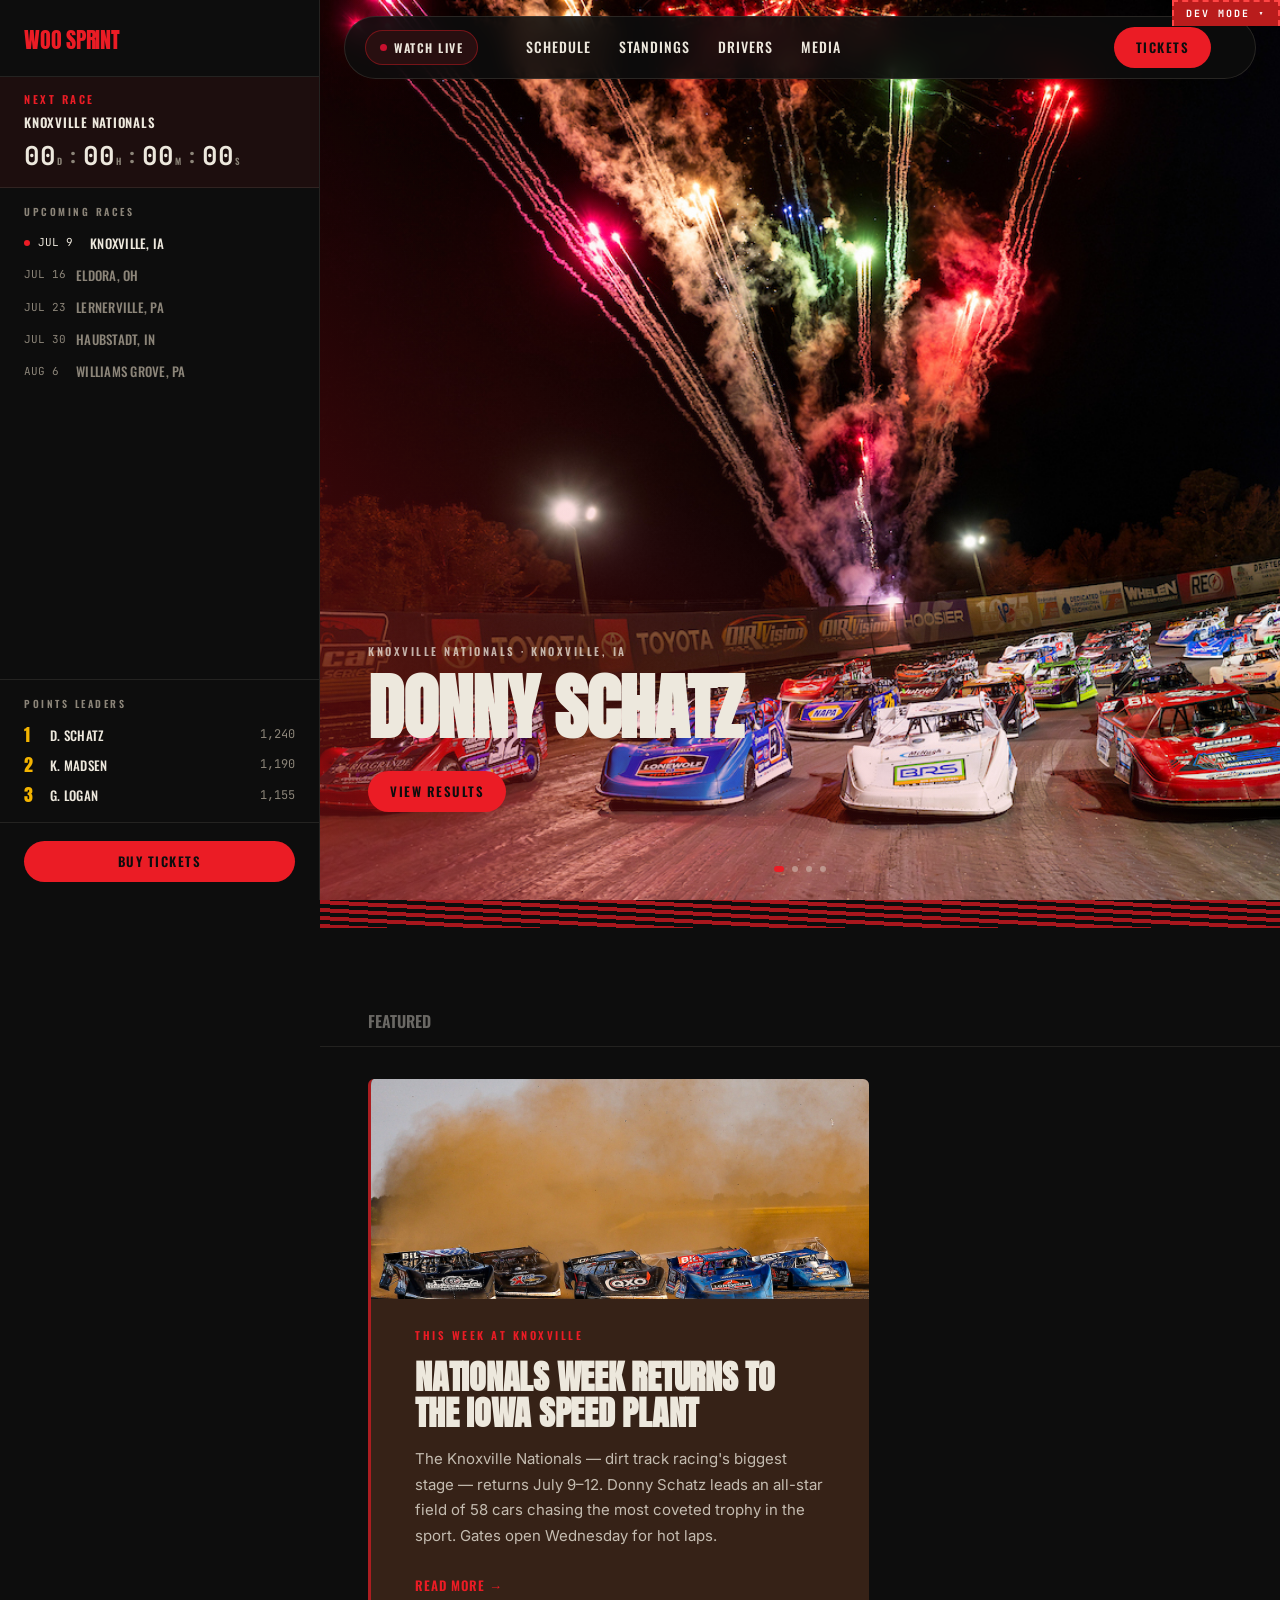
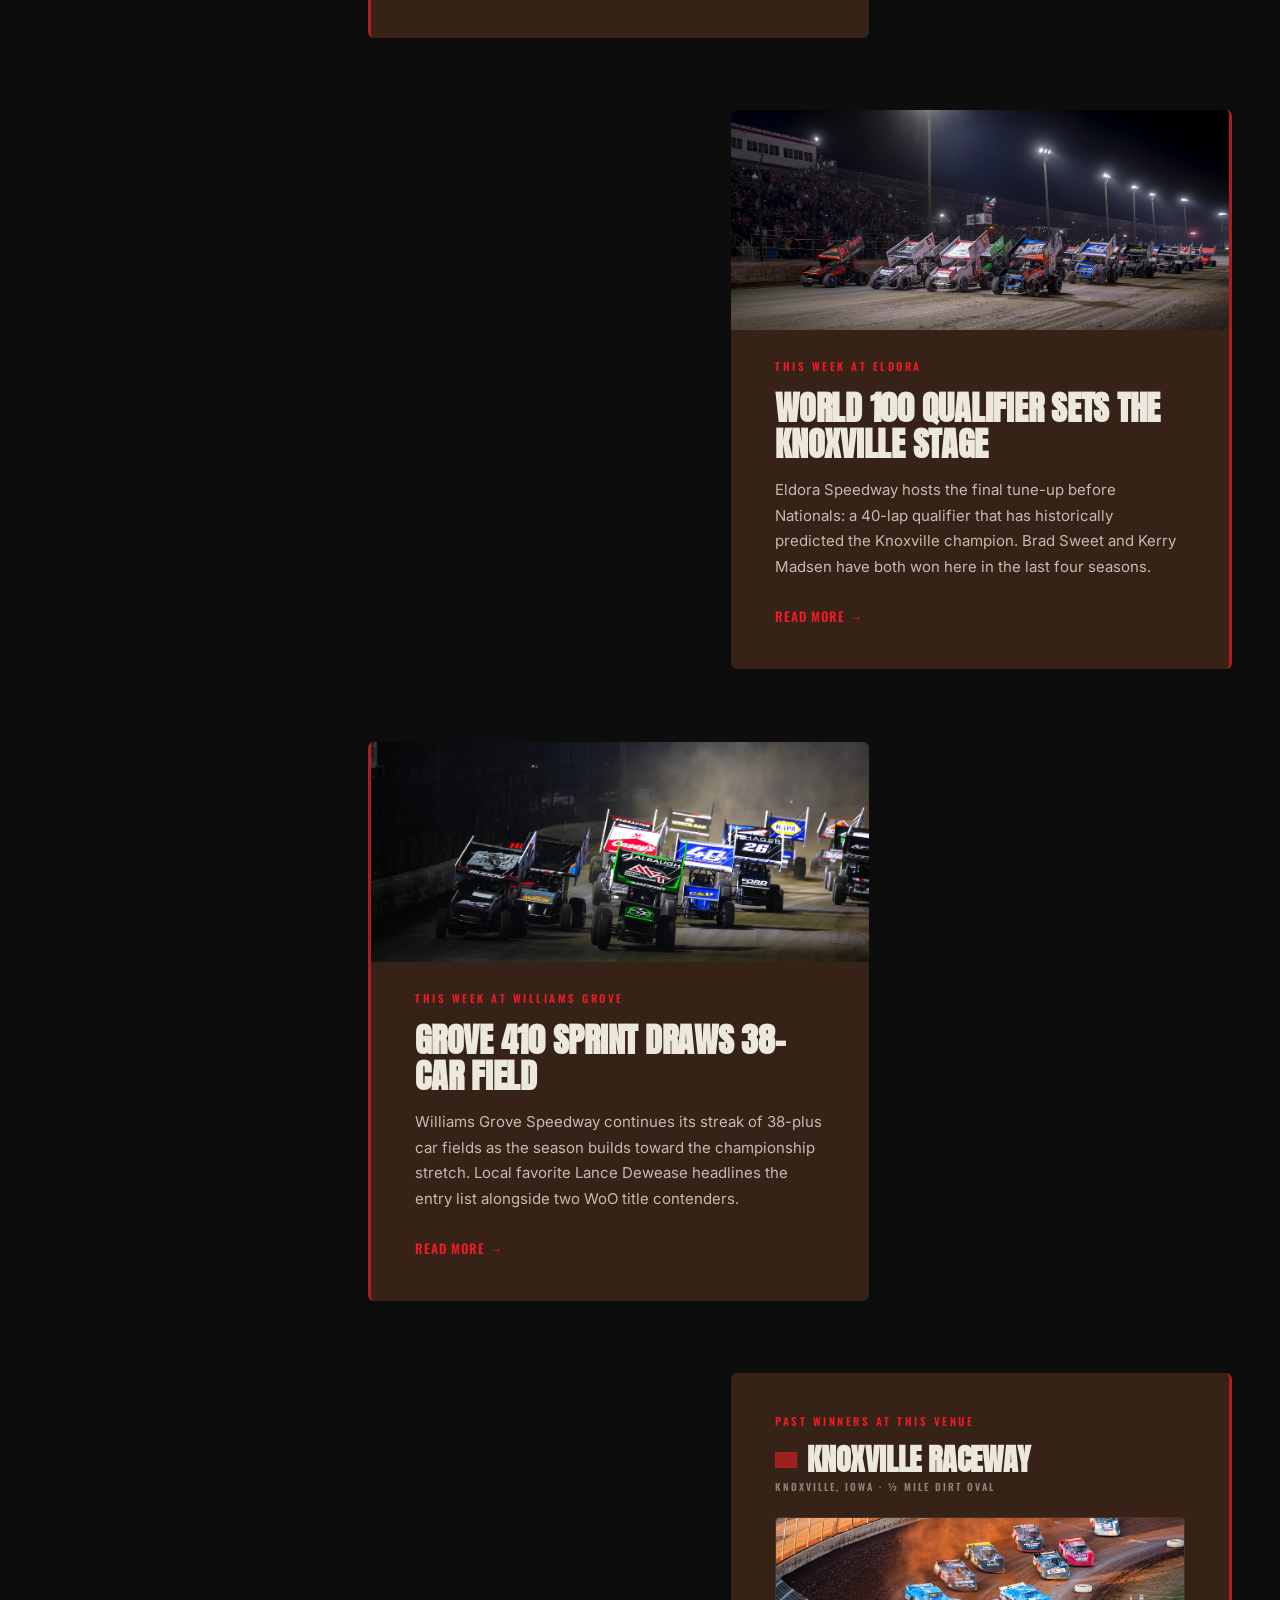
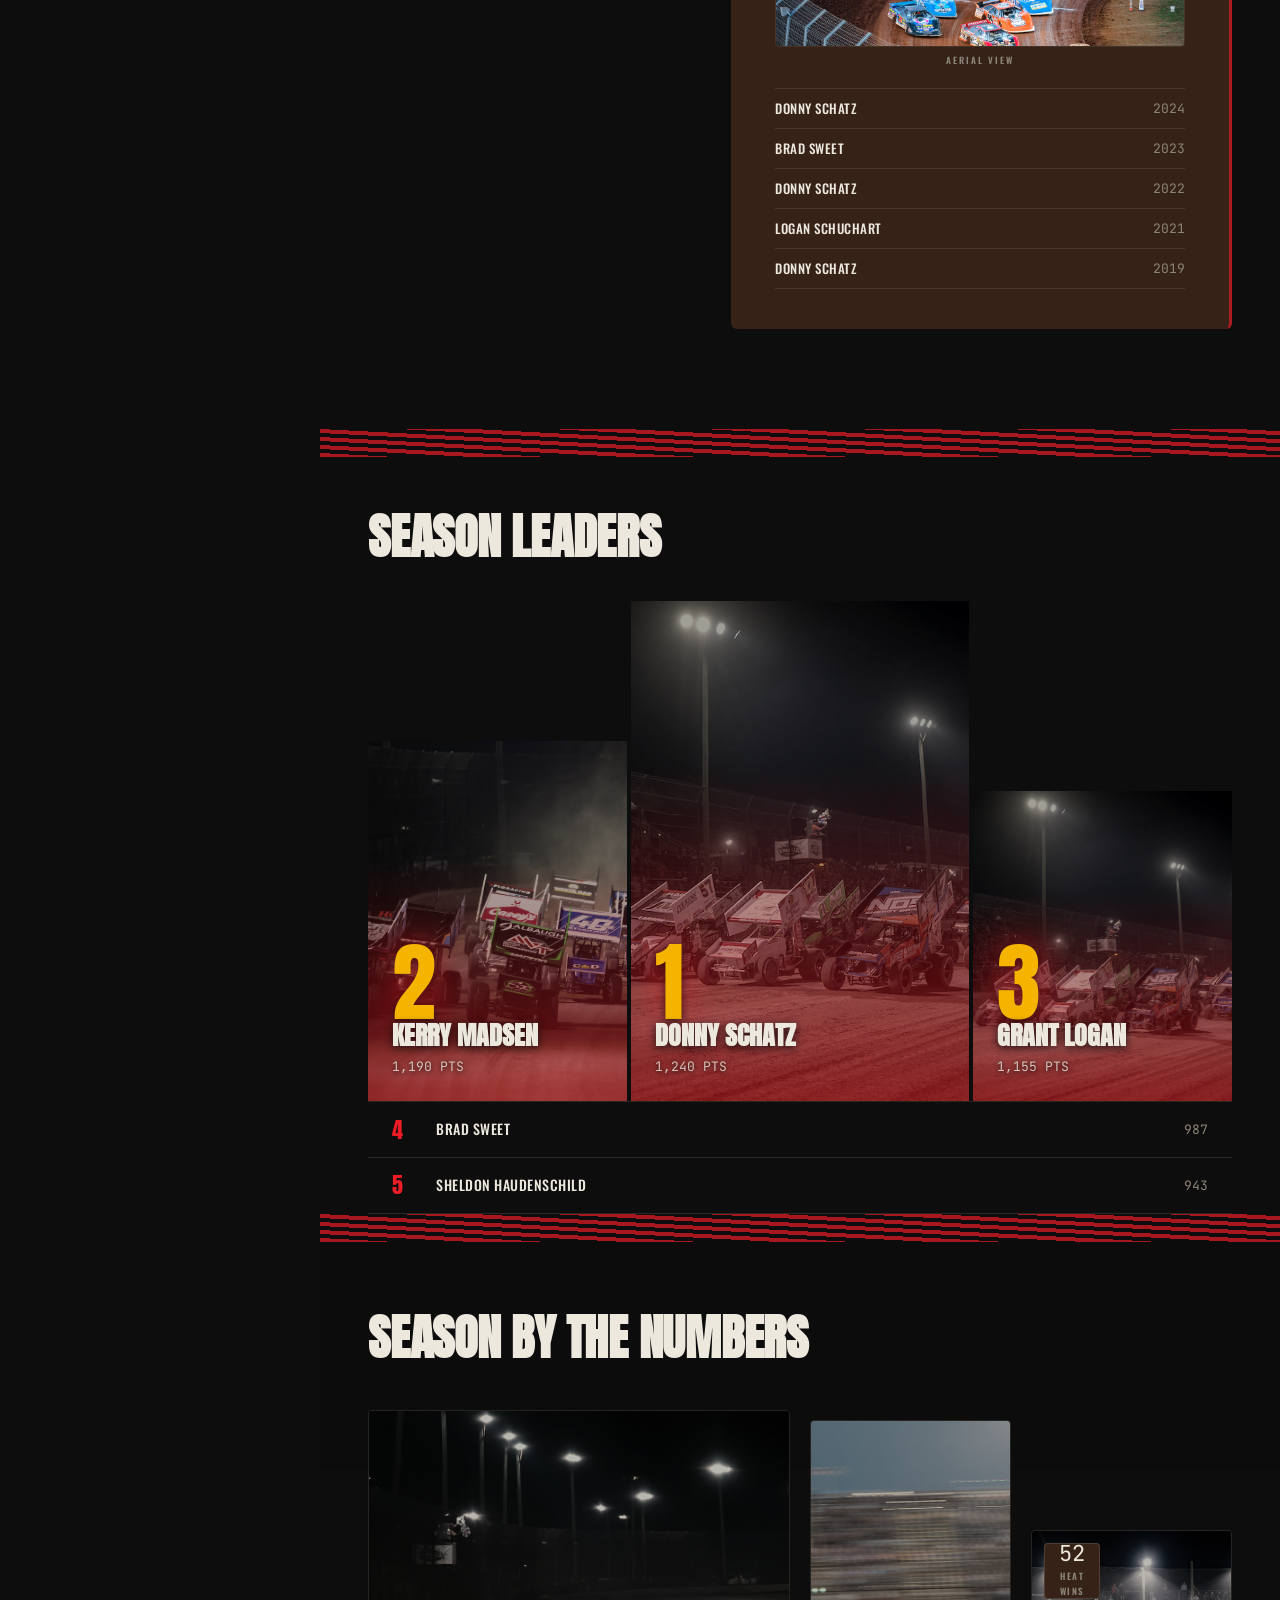
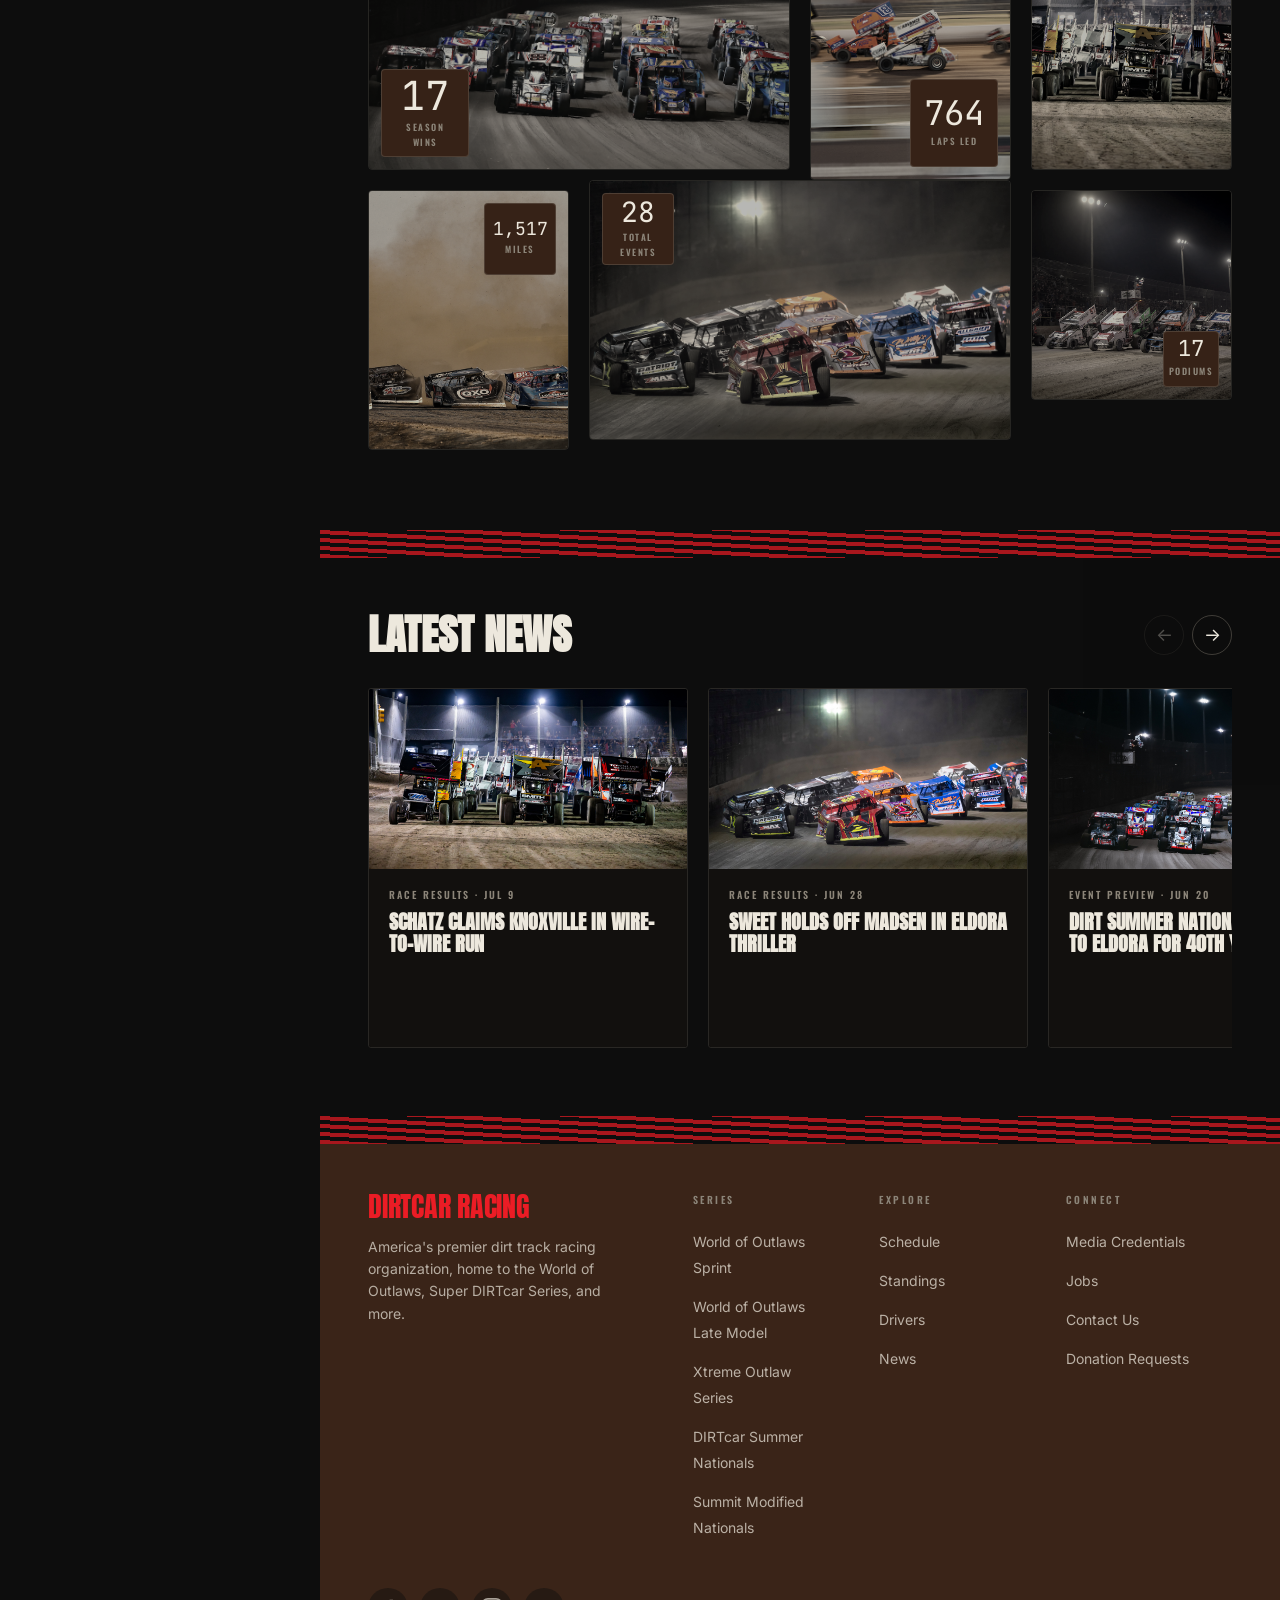
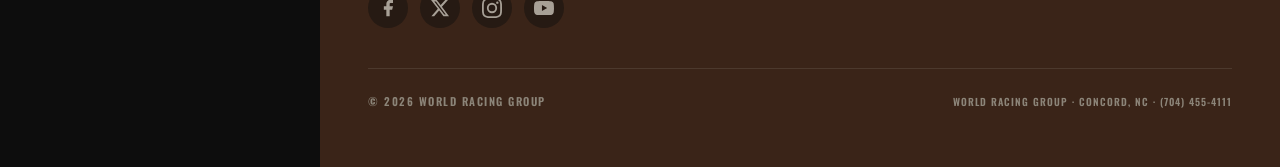
<file: index.html>
<!DOCTYPE html>
<html lang="en" data-brand="super-dirtcar">

<head>
  <meta charset="UTF-8">
  <meta name="viewport" content="width=device-width, initial-scale=1.0">
  <title>World of Outlaws Sprint Cars — DIRTcar Racing</title>
  <link rel="preconnect" href="https://fonts.googleapis.com">
  <link rel="preconnect" href="https://fonts.gstatic.com" crossorigin>
  <link href="https://fonts.googleapis.com/css2?family=Anton&family=Oswald:wght@400;500;600&family=Inter:wght@400;500&family=JetBrains+Mono:wght@400;700&display=swap" rel="stylesheet">
  <link rel="stylesheet" href="style.css">
  <!--
    PERF: Layer 2 background image — browser cannot discover CSS background-image
    URLs until the stylesheet is parsed and applied. This preload moves it onto
    the critical path so it starts loading in parallel with the CSS download.
    fetchpriority="high" because it is a full-viewport, first-paint asset.
    PROD: update href to the WebP/AVIF asset on CloudFront CDN (see DESIGN_PLAN.md § 7).
  -->
  <link rel="preload" as="image" href="assets/photos/dji_fly_20250713_210714_0370_1752455054452_photo.jpg" fetchpriority="high">
</head>
<body>

  <!-- LAYER 2: Fixed graded background — z-index: 0. Never scrolls. -->
  <div class="layer-bg" aria-hidden="true"></div>

  <!-- LAYER 1A: Left rail — DATA frame. position:fixed, always visible. -->
  <aside class="rail" aria-label="Season data">

    <div class="rail__logo">
      <span class="rail__logo-wordmark">WoO SPRINT</span>
    </div>

    <div class="rail__ticker">
      <p class="rail__eyebrow">NEXT RACE</p>
      <p class="rail__race-name u-truncate">KNOXVILLE NATIONALS</p>
      <div class="countdown" id="countdown" aria-label="Time until race start" aria-live="off">
        <span class="countdown__segment">
          <span class="countdown__digits u-mono-num" id="cd-days">00</span>
          <span class="countdown__unit u-label">D</span>
        </span>
        <span class="countdown__colon" aria-hidden="true">:</span>
        <span class="countdown__segment">
          <span class="countdown__digits u-mono-num" id="cd-hours">00</span>
          <span class="countdown__unit u-label">H</span>
        </span>
        <span class="countdown__colon" aria-hidden="true">:</span>
        <span class="countdown__segment">
          <span class="countdown__digits u-mono-num" id="cd-mins">00</span>
          <span class="countdown__unit u-label">M</span>
        </span>
        <span class="countdown__colon" aria-hidden="true">:</span>
        <span class="countdown__segment">
          <span class="countdown__digits u-mono-num" id="cd-secs">00</span>
          <span class="countdown__unit u-label">S</span>
        </span>
      </div>
    </div>

    <nav class="rail__schedule" aria-label="Upcoming races">
      <h2 class="rail__section-heading u-label">UPCOMING RACES</h2>
      <ul class="rail__race-list" role="list">
        <li class="rail__race-item rail__race-item--next">
          <span class="rail__race-dot" aria-hidden="true"></span>
          <span class="rail__race-date u-mono-num">JUL 9</span>
          <span class="rail__race-track u-truncate">Knoxville, IA</span>
        </li>
        <li class="rail__race-item">
          <span class="rail__race-date u-mono-num">JUL 16</span>
          <span class="rail__race-track u-truncate">Eldora, OH</span>
        </li>
        <li class="rail__race-item">
          <span class="rail__race-date u-mono-num">JUL 23</span>
          <span class="rail__race-track u-truncate">Lernerville, PA</span>
        </li>
        <li class="rail__race-item">
          <span class="rail__race-date u-mono-num">JUL 30</span>
          <span class="rail__race-track u-truncate">Haubstadt, IN</span>
        </li>
        <li class="rail__race-item">
          <span class="rail__race-date u-mono-num">AUG 6</span>
          <span class="rail__race-track u-truncate">Williams Grove, PA</span>
        </li>
      </ul>
    </nav>

    <div class="rail__standings" aria-label="Points leaders">
      <h2 class="rail__section-heading u-label">POINTS LEADERS</h2>
      <ol class="rail__standings-list">
        <li class="rail__standings-item">
          <span class="rail__standings-pos">1</span>
          <span class="rail__standings-name u-truncate">D. SCHATZ</span>
          <span class="rail__standings-pts u-mono-num">1,240</span>
        </li>
        <li class="rail__standings-item">
          <span class="rail__standings-pos">2</span>
          <span class="rail__standings-name u-truncate">K. MADSEN</span>
          <span class="rail__standings-pts u-mono-num">1,190</span>
        </li>
        <li class="rail__standings-item">
          <span class="rail__standings-pos">3</span>
          <span class="rail__standings-name u-truncate">G. LOGAN</span>
          <span class="rail__standings-pts u-mono-num">1,155</span>
        </li>
      </ol>
    </div>

    <div class="rail__cta-wrap">
      <a href="#" class="btn rail__cta">BUY TICKETS</a>
    </div>

  </aside>

  <!-- LAYER 1B: Top pill header — NAVIGATION frame. Spans right column, collapses on scroll. -->
  <header class="pill-header" id="pill-header">
    <div class="pill-header__inner">

      <!-- WATCH LIVE: persists in both pill states when isLive=true. .pill-header--has-live set by JS. -->
      <a href="https://dirtvision.com"
         target="_blank"
         rel="noopener noreferrer"
         class="pill-watch-live"
         id="pill-watch-live"
         aria-label="Watch live racing on DIRTVision, opens in new tab"
         tabindex="-1">
        <span class="pill-watch-live__dot" aria-hidden="true"></span>
        WATCH LIVE
      </a>

      <!-- Logomark: collapsed state only -->
      <span class="pill-header__logomark" aria-hidden="true">WoO</span>

      <!-- Primary nav: expanded state only — collapses into drawer on scroll -->
      <nav class="pill-nav" aria-label="Primary navigation">
        <a href="#schedule" class="pill-nav__link">SCHEDULE</a>
        <a href="#standings" class="pill-nav__link">STANDINGS</a>
        <a href="#drivers" class="pill-nav__link">DRIVERS</a>
        <a href="#media" class="pill-nav__link">MEDIA</a>
      </nav>

      <!-- CTA: always visible in both states -->
      <a href="#" class="btn pill-header__cta-btn">TICKETS</a>

      <!-- Hamburger: collapsed state only -->
      <button class="pill-header__hamburger"
              aria-label="Open navigation menu"
              aria-expanded="false"
              aria-controls="nav-drawer"
              tabindex="-1">
        <span aria-hidden="true"></span>
        <span aria-hidden="true"></span>
        <span aria-hidden="true"></span>
      </button>

    </div>
  </header>

  <!-- Mobile / collapsed nav drawer -->
  <dialog class="nav-drawer" id="nav-drawer" aria-label="Navigation menu">
    <button class="nav-drawer__close" aria-label="Close navigation menu">&#x2715;</button>
    <nav class="nav-drawer__nav" aria-label="Site navigation">
      <a href="#schedule" class="nav-drawer__link">SCHEDULE</a>
      <a href="#standings" class="nav-drawer__link">STANDINGS</a>
      <a href="#drivers" class="nav-drawer__link">DRIVERS</a>
      <a href="#media" class="nav-drawer__link">MEDIA</a>
    </nav>
    <div class="nav-drawer__data">
      <p class="nav-drawer__placeholder">[Upcoming races — placeholder]</p>
      <p class="nav-drawer__placeholder">[Points leaders — placeholder]</p>
    </div>
  </dialog>

  <!-- LAYER 3: Scrolling content — z-index: 10, margin-left: 320px on desktop -->
  <main class="content-channel">

    <!-- LAYER 3.1: Hero — Most Recent Winner Carousel -->
    <!-- PRODUCTION: slide data from WRG-PublicApi race-results endpoint -->
    <section class="hero" id="hero" aria-label="Recent race winners">
      <div class="hero__track">

        <article class="hero__slide hero__slide--active"
                 id="hero-slide-0"
                 aria-roledescription="slide"
                 aria-label="Slide 1 of 4: Donny Schatz">
          <!--
            PROD: upgrade <img> to <picture> with CDN-hosted AVIF/WebP (slide 1 only):
            <picture>
              <source type="image/avif" srcset="hero-schatz.avif">
              <source type="image/webp" srcset="hero-schatz.webp">
              <img class="hero__photo"
                   src="hero-schatz.jpg"
                   alt="Donny Schatz racing at Knoxville Nationals"
                   width="1440" height="900"
                   loading="eager" fetchpriority="high" decoding="sync">
            </picture>
            ABOVE THE FOLD — do NOT use loading="lazy".
            Sized to 1440×900 (viewport box); serve from CloudFront CDN.
          -->
          <!-- WRG racing photo — real but illustrative; production will use driver-specific
               shots from WRG media library served as WebP/AVIF from CloudFront CDN. -->
          <img class="hero__photo"
               src="assets/photos/_DSC0522.jpg"
               alt="Sprint cars lined up for the main event with fireworks in the night sky"
               width="1920" height="1080"
               loading="eager" fetchpriority="high" decoding="sync">
          <div class="hero__grad" aria-hidden="true"></div>
          <div class="hero__content" data-initial>
            <p class="hero__eyebrow">KNOXVILLE NATIONALS · KNOXVILLE, IA</p>
            <h2 class="hero__name">DONNY SCHATZ</h2>
            <a href="#" class="btn hero__cta">VIEW RESULTS</a>
          </div>
        </article>

        <article class="hero__slide"
                 id="hero-slide-1"
                 aria-roledescription="slide"
                 aria-label="Slide 2 of 4: Brad Sweet"
                 aria-hidden="true">
          <!--
            PROD: <picture> with lazy loading — slide starts hidden, 5 s until auto-advance:
            <picture>
              <source type="image/avif" srcset="hero-sweet.avif">
              <source type="image/webp" srcset="hero-sweet.webp">
              <img class="hero__photo"
                   src="hero-sweet.jpg"
                   alt="Brad Sweet racing at Eldora Speedway"
                   width="1440" height="900"
                   loading="lazy" decoding="async">
            </picture>
          -->
          <!-- WRG racing photo — real but illustrative; production will use event-specific shots. -->
          <img class="hero__photo"
               src="assets/photos/150A0096.jpg"
               alt="Sprint cars racing three-wide through a dusty turn at night"
               width="1920" height="1080"
               loading="lazy" decoding="async">
          <div class="hero__grad" aria-hidden="true"></div>
          <div class="hero__content">
            <p class="hero__eyebrow">DIRT SUMMER NATIONALS · ELDORA, OH</p>
            <h2 class="hero__name">BRAD SWEET</h2>
            <a href="#" class="btn hero__cta">VIEW RESULTS</a>
          </div>
        </article>

        <article class="hero__slide"
                 id="hero-slide-2"
                 aria-roledescription="slide"
                 aria-label="Slide 3 of 4: Kerry Madsen"
                 aria-hidden="true">
          <!--
            PROD: <picture> with lazy loading — slide 3:
            <picture>
              <source type="image/avif" srcset="hero-madsen.avif">
              <source type="image/webp" srcset="hero-madsen.webp">
              <img class="hero__photo"
                   src="hero-madsen.jpg"
                   alt="Kerry Madsen racing at Williams Grove Speedway"
                   width="1440" height="900"
                   loading="lazy" decoding="async">
            </picture>
          -->
          <!-- WRG racing photo — real but illustrative; production will use event-specific shots. -->
          <img class="hero__photo"
               src="assets/photos/_DSC0522.jpg"
               alt="Sprint cars lined up for the main event with fireworks in the night sky"
               width="1920" height="1080"
               loading="lazy" decoding="async">
          <div class="hero__grad" aria-hidden="true"></div>
          <div class="hero__content">
            <p class="hero__eyebrow">WILLIAMS GROVE 410 SPRINT · WILLIAMS GROVE, PA</p>
            <h2 class="hero__name">KERRY MADSEN</h2>
            <a href="#" class="btn hero__cta">VIEW RESULTS</a>
          </div>
        </article>

        <article class="hero__slide"
                 id="hero-slide-3"
                 aria-roledescription="slide"
                 aria-label="Slide 4 of 4: Sheldon Haudenschild"
                 aria-hidden="true">
          <!--
            PROD: <picture> with lazy loading — slide 4:
            <picture>
              <source type="image/avif" srcset="hero-haudenschild.avif">
              <source type="image/webp" srcset="hero-haudenschild.webp">
              <img class="hero__photo"
                   src="hero-haudenschild.jpg"
                   alt="Sheldon Haudenschild racing at Tulsa Speedway"
                   width="1440" height="900"
                   loading="lazy" decoding="async">
            </picture>
          -->
          <!-- WRG racing photo — real but illustrative; production will use event-specific shots. -->
          <img class="hero__photo"
               src="assets/photos/150A0096.jpg"
               alt="Sprint cars racing three-wide through a dusty turn at night"
               width="1920" height="1080"
               loading="lazy" decoding="async">
          <div class="hero__grad" aria-hidden="true"></div>
          <div class="hero__content">
            <p class="hero__eyebrow">DIRT CLASSIC · TULSA, OK</p>
            <h2 class="hero__name">SHELDON HAUDENSCHILD</h2>
            <a href="#" class="btn hero__cta">VIEW RESULTS</a>
          </div>
        </article>

      </div>

      <div class="hero__dots" role="group" aria-label="Slide navigation">
        <button class="hero__dot hero__dot--active"
                aria-label="Slide 1: Donny Schatz"
                aria-pressed="true"></button>
        <button class="hero__dot"
                aria-label="Slide 2: Brad Sweet"
                aria-pressed="false"
                tabindex="-1"></button>
        <button class="hero__dot"
                aria-label="Slide 3: Kerry Madsen"
                aria-pressed="false"
                tabindex="-1"></button>
        <button class="hero__dot"
                aria-label="Slide 4: Sheldon Haudenschild"
                aria-pressed="false"
                tabindex="-1"></button>
      </div>
    </section>

    <!-- Scroll sentinel: IntersectionObserver target for pill collapse trigger -->
    <div class="scroll-sentinel" id="scroll-sentinel" aria-hidden="true"></div>

    <!-- Clay-groove divider sample — renders between hero and floating blocks -->
    <div class="clay-divider" aria-hidden="true"></div>

    <!-- LAYER 3.2: Floating Feature Blocks — Thibaut Courtois pattern -->
    <!--
      PRODUCTION: .layer-bg::before photograph must depict the SAME track/event
      as these editorial blocks. The background is the subject of the content
      floating in front of it — without that alignment the three-layer depth model
      collapses to a generic parallax gesture. Update the background-image URL in
      .layer-bg::before and the block copy together as a single release when
      featuring a new event. Block content from WRG-PublicApi featured-events endpoint.
    -->
    <section class="floating-blocks" id="schedule" aria-label="Featured stories">
      <!--
        FEATURED — intentionally curated, intentionally few (2–3 editorial blocks +
        track context card). This section's purpose is the three-layer depth model:
        Layer 2 must show through the open space around each block. If you find yourself
        adding many blocks here, they belong in the Latest News horizontal scroller instead
        (#media). These two sections are NOT duplicates — they are different by design:
        Featured = curated depth showcase; Latest News = high-volume feed.
      -->
      <div class="floating-blocks__header">
        <p class="floating-blocks__label u-label">Featured</p>
      </div>
      <div class="floating-blocks__inner">

        <div class="floating-block floating-block--left">
          <article class="floating-block__card">
            <!-- WRG racing photo — real but illustrative; production will swap to CMS-curated set. -->
            <figure class="floating-block__photo">
              <img src="assets/photos/6L4A5231.jpg"
                   alt=""
                   width="640" height="220"
                   loading="lazy" decoding="async">
            </figure>
            <p class="floating-block__eyebrow u-label">This week at Knoxville</p>
            <h2 class="floating-block__headline">NATIONALS WEEK RETURNS TO THE IOWA SPEED PLANT</h2>
            <p class="floating-block__blurb">The Knoxville Nationals — dirt track racing's biggest stage — returns July 9–12. Donny Schatz leads an all-star field of 58 cars chasing the most coveted trophy in the sport. Gates open Wednesday for hot laps.</p>
            <a href="#" class="floating-block__link">Read more &#8594;</a>
          </article>
        </div>

        <div class="floating-block floating-block--right">
          <article class="floating-block__card">
            <!-- WRG racing photo — real but illustrative; production will swap to CMS-curated set. -->
            <figure class="floating-block__photo">
              <img src="assets/photos/DSC01640%20copy.jpg"
                   alt=""
                   width="640" height="220"
                   loading="lazy" decoding="async">
            </figure>
            <p class="floating-block__eyebrow u-label">This week at Eldora</p>
            <h2 class="floating-block__headline">WORLD 100 QUALIFIER SETS THE KNOXVILLE STAGE</h2>
            <p class="floating-block__blurb">Eldora Speedway hosts the final tune-up before Nationals: a 40-lap qualifier that has historically predicted the Knoxville champion. Brad Sweet and Kerry Madsen have both won here in the last four seasons.</p>
            <a href="#" class="floating-block__link">Read more &#8594;</a>
          </article>
        </div>

        <div class="floating-block floating-block--left">
          <article class="floating-block__card">
            <!-- WRG racing photo — real but illustrative; production will swap to CMS-curated set. -->
            <figure class="floating-block__photo">
              <img src="assets/photos/150A0096.jpg"
                   alt=""
                   width="640" height="220"
                   loading="lazy" decoding="async">
            </figure>
            <p class="floating-block__eyebrow u-label">This week at Williams Grove</p>
            <h2 class="floating-block__headline">GROVE 410 SPRINT DRAWS 38-CAR FIELD</h2>
            <p class="floating-block__blurb">Williams Grove Speedway continues its streak of 38-plus car fields as the season builds toward the championship stretch. Local favorite Lance Dewease headlines the entry list alongside two WoO title contenders.</p>
            <a href="#" class="floating-block__link">Read more &#8594;</a>
          </article>
        </div>

        <!-- TRACK CONTEXT CARD — block type 2 within .floating-blocks.
             Distinct internal layout from editorial blocks; same visual language (clay bg,
             border, radius, racecar-launch entrance, hover lunge).
             Sequence position: 4th block, right-aligned (alternates after 3rd left block).
             PRODUCTION: venue data from WRG-PublicApi featured-events endpoint;
             winner history from /tracks/{track_ID}/results?series={entity_ID}. -->
        <div class="floating-block floating-block--right">
          <article class="floating-block__card floating-block__card--track-context"
                   aria-label="Track context: Knoxville Raceway, past winners">

            <p class="floating-block__eyebrow u-label">Past winners at this venue</p>

            <div class="track-ctx__header">
              <!-- PLACEHOLDER flag block. PRODUCTION: country/state flag <img> or inline SVG
                   sourced from the venue record. Class only — no inline style attribute. -->
              <span class="track-ctx__flag" role="img" aria-label="US venue flag placeholder"></span>
              <h2 class="track-ctx__name">KNOXVILLE RACEWAY</h2>
            </div>
            <p class="track-ctx__location u-label">Knoxville, Iowa &middot; &frac12; Mile Dirt Oval</p>

            <!-- Aerial track view — clean, full-width, no layering.
                 PRODUCTION: aerial/satellite photo from the yoda asset/marketing folder,
                 keyed by track. Serve as WebP/AVIF. Fallback: if absent, hide this element
                 gracefully (card still works via name + map chip + winners):
                 CSS → .track-ctx__aerial-wrap:not(:has(img[src])) { display: none; } -->
            <figure class="track-ctx__aerial-wrap" aria-hidden="true">
              <!-- WRG aerial track photo — real but illustrative;
                   production will serve venue-specific aerials from WRG media library. -->
              <img class="track-ctx__aerial"
                   src="assets/photos/DSC_8585.jpg"
                   alt=""
                   width="220"
                   height="130"
                   loading="lazy"
                   decoding="async">
              <p class="track-ctx__zone-label u-label">AERIAL VIEW</p>
            </figure>

            <!-- PAST WINNERS LIST
                 PRODUCTION: query WRG-PublicApi /tracks/{track_ID}/results?series={entity_ID}
                 for prior winners at this venue. Display 3–5 most recent distinct winners. -->
            <ol class="track-ctx__winners" aria-label="Past winners at Knoxville Raceway">
              <li class="track-ctx__winner">
                <span class="track-ctx__winner-name">Donny Schatz</span>
                <span class="track-ctx__winner-year u-mono-num">2024</span>
              </li>
              <li class="track-ctx__winner">
                <span class="track-ctx__winner-name">Brad Sweet</span>
                <span class="track-ctx__winner-year u-mono-num">2023</span>
              </li>
              <li class="track-ctx__winner">
                <span class="track-ctx__winner-name">Donny Schatz</span>
                <span class="track-ctx__winner-year u-mono-num">2022</span>
              </li>
              <li class="track-ctx__winner">
                <span class="track-ctx__winner-name">Logan Schuchart</span>
                <span class="track-ctx__winner-year u-mono-num">2021</span>
              </li>
              <li class="track-ctx__winner">
                <span class="track-ctx__winner-name">Donny Schatz</span>
                <span class="track-ctx__winner-year u-mono-num">2019</span>
              </li>
            </ol>

          </article>
        </div>

      </div>
    </section>

    <!-- LAYER 3.3: Standings — Formula 1 podium pattern -->
    <!-- PRODUCTION: driver data from WRG-PublicApi driver/standings tables -->
    <section class="standings" id="standings" aria-label="Season standings">
      <div class="clay-divider" aria-hidden="true"></div>

      <div class="standings__inner">
        <h2 class="standings__heading">SEASON LEADERS</h2>

        <!-- Podium: DOM order P1, P2, P3 (semantic); CSS order rearranges to P2, P1, P3 on desktop -->
        <div class="standings__podium" id="standings-podium">

          <!-- P1 — champion; desktop center (order:2), mobile first (order:1) -->
          <article class="standings__card standings__card--p1" aria-label="1st place: Donny Schatz">
            <!--
              PROD: upgrade to <picture> with CDN-hosted AVIF/WebP per driver (P1 — 400×500):
              <picture>
                <source type="image/avif" srcset="driver-schatz.avif">
                <source type="image/webp" srcset="driver-schatz.webp">
                <img class="standings__photo" src="driver-schatz.jpg" alt=""
                     width="400" height="500" loading="lazy" decoding="async">
              </picture>
            -->
            <!-- WRG racing photo — real but illustrative; production uses driver-specific
                 portraits from WRG media library served as WebP/AVIF from CloudFront CDN. -->
            <img class="standings__photo"
                 src="assets/photos/DSC01640%20copy.jpg"
                 alt=""
                 width="400" height="500"
                 loading="lazy" decoding="async">
            <div class="standings__wash" aria-hidden="true"></div>
            <div class="standings__info">
              <span class="standings__rank" aria-hidden="true">1</span>
              <h3 class="standings__name">DONNY SCHATZ</h3>
              <span class="standings__pts u-mono-num">1,240 PTS</span>
            </div>
          </article>

          <!-- P2 — desktop left flank (order:1) -->
          <article class="standings__card standings__card--p2" aria-label="2nd place: Kerry Madsen">
            <!--
              PROD: upgrade to <picture> with CDN-hosted AVIF/WebP per driver (P2 — 308×360):
              <picture>
                <source type="image/avif" srcset="driver-madsen.avif">
                <source type="image/webp" srcset="driver-madsen.webp">
                <img class="standings__photo" src="driver-madsen.jpg" alt=""
                     width="308" height="360" loading="lazy" decoding="async">
              </picture>
            -->
            <!-- WRG racing photo — real but illustrative; production uses driver-specific portraits. -->
            <img class="standings__photo"
                 src="assets/photos/150A0096.jpg"
                 alt=""
                 width="308" height="360"
                 loading="lazy" decoding="async">
            <div class="standings__wash" aria-hidden="true"></div>
            <div class="standings__info">
              <span class="standings__rank" aria-hidden="true">2</span>
              <h3 class="standings__name">KERRY MADSEN</h3>
              <span class="standings__pts u-mono-num">1,190 PTS</span>
            </div>
          </article>

          <!-- P3 — desktop right flank (order:3) -->
          <article class="standings__card standings__card--p3" aria-label="3rd place: Grant Logan">
            <!--
              PROD: upgrade to <picture> with CDN-hosted AVIF/WebP per driver (P3 — 308×310):
              <picture>
                <source type="image/avif" srcset="driver-logan.avif">
                <source type="image/webp" srcset="driver-logan.webp">
                <img class="standings__photo" src="driver-logan.jpg" alt=""
                     width="308" height="310" loading="lazy" decoding="async">
              </picture>
            -->
            <!-- WRG racing photo — real but illustrative; production uses driver-specific portraits. -->
            <img class="standings__photo"
                 src="assets/photos/DSC01640%20copy.jpg"
                 alt=""
                 width="308" height="310"
                 loading="lazy" decoding="async">
            <div class="standings__wash" aria-hidden="true"></div>
            <div class="standings__info">
              <span class="standings__rank" aria-hidden="true">3</span>
              <h3 class="standings__name">GRANT LOGAN</h3>
              <span class="standings__pts u-mono-num">1,155 PTS</span>
            </div>
          </article>

        </div>

        <!-- P4–P5 compact rows — PRODUCTION: from WRG-PublicApi driver/standings tables -->
        <ol class="standings__list" aria-label="Standings positions 4 and 5">
          <li class="standings__list-item">
            <span class="standings__list-rank" aria-hidden="true">4</span>
            <span class="standings__list-name">BRAD SWEET</span>
            <span class="standings__list-pts u-mono-num"><span class="sr-only">Points: </span>987</span>
          </li>
          <li class="standings__list-item">
            <span class="standings__list-rank" aria-hidden="true">5</span>
            <span class="standings__list-name">SHELDON HAUDENSCHILD</span>
            <span class="standings__list-pts u-mono-num"><span class="sr-only">Points: </span>943</span>
          </li>
        </ol>
      </div>

      <div class="clay-divider" aria-hidden="true"></div>
    </section>

    <!-- LAYER 3.4: Season Stats — Bento mosaic of picture boxes -->
    <!-- PRODUCTION: aggregate stats from WRG-PublicApi season stats endpoint -->
    <!--
      DIVIDER NOTE: no clay-dividers inside this section — the standings section's
      bottom divider and the news section's top divider serve as this section's seams.
      Adding dividers here would double up at each seam (one per adjacent section).
    -->
    <section class="season-stats" id="season-stats" aria-label="Season statistics">

      <div class="season-stats__inner">
        <h2 class="season-stats__heading" id="season-stats-heading">SEASON BY THE NUMBERS</h2>

        <!--
          BENTO MOSAIC — six picture-box cells, varying in size by stat importance.
          4-col × 2-row CSS grid on desktop (≥ 1280px viewport); 2-col on 768px–1279px;
          compact 2-col on mobile (< 768px). Count-up animation fires on scroll-into-view.
          PRODUCTION: photos from WRG media asset library; stats from WRG-PublicApi
          season aggregate stats endpoint.
        -->
        <div class="season-stats__bento" id="season-stats-cluster">

          <!-- Season Wins — HERO cell, spans 2 cols, badge bottom-left -->
          <div class="bento-cell bento-cell--season-wins">
            <!--
              PLACEHOLDER — production: race win celebration photo (checkered flag,
              victory lane, or car crossing the finish line). Source from WRG media
              assets; serve as WebP/AVIF from CloudFront CDN. alt="" — stat badge
              provides the meaningful information; photo is decorative context.
            -->
            <img class="bento-cell__photo"
                 src="assets/photos/JJA_1870-2.jpg"
                 alt=""
                 width="960" height="720"
                 loading="lazy" decoding="async">
            <div class="bento-badge bento-badge--xl bento-badge--bottom-left">
              <span class="bento-badge__num u-mono-num" data-target="18" aria-live="off">18</span>
              <span class="bento-badge__label u-label">Season Wins</span>
            </div>
          </div>

          <!-- Laps Led — large single-col cell, badge bottom-right -->
          <div class="bento-cell bento-cell--laps-led">
            <!--
              PLACEHOLDER — production: lead car photo from the front stretch,
              clear air ahead, showing front-running position.
            -->
            <img class="bento-cell__photo"
                 src="assets/photos/DSC_0811.jpg"
                 alt=""
                 width="480" height="720"
                 loading="lazy" decoding="async">
            <div class="bento-badge bento-badge--xl bento-badge--bottom-right">
              <span class="bento-badge__num u-mono-num" data-target="847" aria-live="off">847</span>
              <span class="bento-badge__label u-label">Laps Led</span>
            </div>
          </div>

          <!-- Heat Race Wins — smaller cell (bottom-anchored in row), badge top-left -->
          <div class="bento-cell bento-cell--heat-wins">
            <!--
              PLACEHOLDER — production: heat race start or checkered flag moment.
            -->
            <img class="bento-cell__photo"
                 src="assets/photos/DSC_0451.jpg"
                 alt=""
                 width="480" height="480"
                 loading="lazy" decoding="async">
            <div class="bento-badge bento-badge--sm bento-badge--top-left">
              <span class="bento-badge__num u-mono-num" data-target="62" aria-live="off">62</span>
              <span class="bento-badge__label u-label">Heat Wins</span>
            </div>
          </div>

          <!-- Miles of Racing — single-col cell, badge top-right -->
          <div class="bento-cell bento-cell--miles">
            <!--
              PLACEHOLDER — production: aerial or in-car shot conveying distance
              and speed (car at full throttle, long track shot).
            -->
            <img class="bento-cell__photo"
                 src="assets/photos/6L4A5231.jpg"
                 alt=""
                 width="480" height="520"
                 loading="lazy" decoding="async">
            <div class="bento-badge bento-badge--md bento-badge--top-right">
              <span class="bento-badge__num u-mono-num" data-target="2481" aria-live="off">2,481</span>
              <span class="bento-badge__label u-label">Miles</span>
            </div>
          </div>

          <!-- Total Events — wide cell (spans 2 cols), badge top-left -->
          <div class="bento-cell bento-cell--total-events">
            <!--
              PLACEHOLDER — production: panoramic event shot (grandstand, car
              lineup, or full-field start).
            -->
            <img class="bento-cell__photo"
                 src="assets/photos/DSC01532%20copy.jpg"
                 alt=""
                 width="960" height="520"
                 loading="lazy" decoding="async">
            <div class="bento-badge bento-badge--md bento-badge--top-left">
              <span class="bento-badge__num u-mono-num" data-target="47" aria-live="off">47</span>
              <span class="bento-badge__label u-label">Total Events</span>
            </div>
          </div>

          <!-- Podiums — smaller cell (top-anchored in row), badge bottom-right -->
          <div class="bento-cell bento-cell--podiums">
            <!--
              PLACEHOLDER — production: podium or top-3 celebration photo.
            -->
            <img class="bento-cell__photo"
                 src="assets/photos/DSC01640%20copy.jpg"
                 alt=""
                 width="480" height="420"
                 loading="lazy" decoding="async">
            <div class="bento-badge bento-badge--sm bento-badge--bottom-right">
              <span class="bento-badge__num u-mono-num" data-target="34" aria-live="off">34</span>
              <span class="bento-badge__label u-label">Podiums</span>
            </div>
          </div>

        </div>
      </div>
    </section>

    <!-- LAYER 3.5: News — Juventus horizontal card scroll pattern -->
    <!-- PRODUCTION: card data from WRG-PublicApi news endpoint -->
    <section class="news" id="media" aria-label="Latest news">
      <div class="clay-divider" aria-hidden="true"></div>

      <div class="news__inner">
        <div class="news__header">
          <h2 class="news__heading">LATEST NEWS</h2>
          <div class="news__arrows">
            <button class="news__arrow news__arrow--prev"
                    aria-label="Previous news"
                    disabled>&#8592;</button>
            <button class="news__arrow news__arrow--next"
                    aria-label="Next news">&#8594;</button>
          </div>
        </div>

        <div class="news__track" id="news-track" tabindex="0">

          <!--
            PROD IMAGE PATTERN (all news cards — repeat per card):
            Replace .news__card-image div with a <picture> element:
            <picture>
              <source type="image/avif" srcset="news-slug.avif">
              <source type="image/webp" srcset="news-slug.webp">
              <img class="news__card-image"
                   src="news-slug.jpg"
                   alt="[Descriptive caption — distinct from headline; what is shown in the photo]"
                   width="320" height="180"
                   loading="lazy" decoding="async">
            </picture>
            All news cards are below the fold — loading="lazy" is correct for every card.
            width/height lock the 16:9 aspect ratio so the browser reserves 180 px of height
            before the image loads (prevents layout shift in the card track).
            Add object-fit: cover to .news__card-image img in CSS when real images land.
            Images from WRG-PublicApi news endpoint; serve WebP/AVIF at 320×180 from CDN.
          -->
          <article class="news__card">
            <a href="#" class="news__card-link">
              <img class="news__card-image"
                   src="assets/photos/DSC_0451.jpg"
                   alt=""
                   width="320" height="180"
                   loading="lazy" decoding="async">
              <div class="news__card-body">
                <p class="news__card-eyebrow u-label">RACE RESULTS · JUL 9</p>
                <h3 class="news__card-headline">SCHATZ CLAIMS KNOXVILLE IN WIRE-TO-WIRE RUN</h3>
              </div>
            </a>
          </article>

          <article class="news__card">
            <a href="#" class="news__card-link">
              <img class="news__card-image"
                   src="assets/photos/DSC01532%20copy.jpg"
                   alt=""
                   width="320" height="180"
                   loading="lazy" decoding="async">
              <div class="news__card-body">
                <p class="news__card-eyebrow u-label">RACE RESULTS · JUN 28</p>
                <h3 class="news__card-headline">SWEET HOLDS OFF MADSEN IN ELDORA THRILLER</h3>
              </div>
            </a>
          </article>

          <article class="news__card">
            <a href="#" class="news__card-link">
              <img class="news__card-image"
                   src="assets/photos/JJA_1870-2.jpg"
                   alt=""
                   width="320" height="180"
                   loading="lazy" decoding="async">
              <div class="news__card-body">
                <p class="news__card-eyebrow u-label">EVENT PREVIEW · JUN 20</p>
                <h3 class="news__card-headline">DIRT SUMMER NATIONALS RETURNS TO ELDORA FOR 40TH YEAR</h3>
              </div>
            </a>
          </article>

          <article class="news__card">
            <a href="#" class="news__card-link">
              <img class="news__card-image"
                   src="assets/photos/DSC_0811.jpg"
                   alt=""
                   width="320" height="180"
                   loading="lazy" decoding="async">
              <div class="news__card-body">
                <p class="news__card-eyebrow u-label">DRIVER NEWS · MAR 3</p>
                <h3 class="news__card-headline">HAUDENSCHILD EXTENDS WITH STENHOUSE JR.&ndash;MARSHALL</h3>
              </div>
            </a>
          </article>

          <article class="news__card">
            <a href="#" class="news__card-link">
              <img class="news__card-image"
                   src="assets/photos/DSC_0451.jpg"
                   alt=""
                   width="320" height="180"
                   loading="lazy" decoding="async">
              <div class="news__card-body">
                <p class="news__card-eyebrow u-label">RACE RESULTS · JUN 14</p>
                <h3 class="news__card-headline">MADSEN DOMINATES WILLIAMS GROVE IN FLAG-TO-FLAG WIN</h3>
              </div>
            </a>
          </article>

          <article class="news__card">
            <a href="#" class="news__card-link">
              <img class="news__card-image"
                   src="assets/photos/DSC01532%20copy.jpg"
                   alt=""
                   width="320" height="180"
                   loading="lazy" decoding="async">
              <div class="news__card-body">
                <p class="news__card-eyebrow u-label">STANDINGS · JUL 1</p>
                <h3 class="news__card-headline">POINTS BATTLE TIGHTENS WITH SIX ROUNDS REMAINING</h3>
              </div>
            </a>
          </article>

          <article class="news__card">
            <a href="#" class="news__card-link">
              <img class="news__card-image"
                   src="assets/photos/JJA_1870-2.jpg"
                   alt=""
                   width="320" height="180"
                   loading="lazy" decoding="async">
              <div class="news__card-body">
                <p class="news__card-eyebrow u-label">SERIES NEWS · JAN 15</p>
                <h3 class="news__card-headline">2026 SPRINT SEASON EXPANDS TO 90 EVENTS ACROSS 22 STATES</h3>
              </div>
            </a>
          </article>

        </div>
      </div>

      <div class="clay-divider" aria-hidden="true"></div>
    </section>

  </main>

  <footer class="site-footer" aria-label="Site footer">

    <!-- 4-col grid: brand wordmark + 3 nav clusters -->
    <!-- PRODUCTION: all href="#" placeholders route to real pages/routes. -->
    <div class="footer-cols">

      <div class="footer-col footer-col--brand">
        <p class="footer-wordmark">DIRTcar Racing</p>
        <p class="footer-brand-desc">America's premier dirt track racing organization, home to the World of Outlaws, Super DIRTcar Series, and more.</p>
      </div>

      <nav class="footer-col" aria-label="Series">
        <h3 class="footer-col__heading u-label">Series</h3>
        <ul class="footer-links">
          <li><a href="#" class="footer-link">World of Outlaws Sprint</a></li>
          <li><a href="#" class="footer-link">World of Outlaws Late Model</a></li>
          <li><a href="#" class="footer-link">Xtreme Outlaw Series</a></li>
          <li><a href="#" class="footer-link">DIRTcar Summer Nationals</a></li>
          <li><a href="#" class="footer-link">Summit Modified Nationals</a></li>
        </ul>
      </nav>

      <nav class="footer-col" aria-label="Explore">
        <h3 class="footer-col__heading u-label">Explore</h3>
        <ul class="footer-links">
          <li><a href="#" class="footer-link">Schedule</a></li>
          <li><a href="#" class="footer-link">Standings</a></li>
          <li><a href="#" class="footer-link">Drivers</a></li>
          <li><a href="#" class="footer-link">News</a></li>
        </ul>
      </nav>

      <nav class="footer-col" aria-label="Connect and company">
        <h3 class="footer-col__heading u-label">Connect</h3>
        <ul class="footer-links">
          <li><a href="#" class="footer-link">Media Credentials</a></li>
          <li><a href="#" class="footer-link">Jobs</a></li>
          <li><a href="#" class="footer-link">Contact Us</a></li>
          <li><a href="#" class="footer-link">Donation Requests</a></li>
        </ul>
      </nav>

    </div>

    <!-- Social icon row -->
    <!-- PRODUCTION: href values point to real WRG / series social accounts. -->
    <ul class="footer-social" aria-label="Social media">
      <li>
        <a href="#" class="footer-social__link" aria-label="Facebook">
          <svg viewBox="0 0 24 24" width="20" height="20" fill="currentColor" aria-hidden="true" focusable="false">
            <path d="M18 2h-3a5 5 0 0 0-5 5v3H7v4h3v8h4v-8h3l1-4h-4V7a1 1 0 0 1 1-1h3z"/>
          </svg>
        </a>
      </li>
      <li>
        <a href="#" class="footer-social__link" aria-label="X (formerly Twitter)">
          <svg viewBox="0 0 24 24" width="20" height="20" fill="currentColor" aria-hidden="true" focusable="false">
            <path d="M18.244 2.25h3.308l-7.227 8.26 8.502 11.24H16.17l-5.214-6.817L4.99 21.75H1.68l7.73-8.835L1.254 2.25H8.08l4.713 6.231zm-1.161 17.52h1.833L7.084 4.126H5.117z"/>
          </svg>
        </a>
      </li>
      <li>
        <a href="#" class="footer-social__link" aria-label="Instagram">
          <svg viewBox="0 0 24 24" width="20" height="20" fill="currentColor" aria-hidden="true" focusable="false">
            <path d="M12 2.163c3.204 0 3.584.012 4.85.07 3.252.148 4.771 1.691 4.919 4.919.058 1.265.069 1.645.069 4.849 0 3.205-.012 3.584-.069 4.849-.149 3.225-1.664 4.771-4.919 4.919-1.266.058-1.644.07-4.85.07-3.204 0-3.584-.012-4.849-.07-3.26-.149-4.771-1.699-4.919-4.92-.058-1.265-.07-1.644-.07-4.849 0-3.204.013-3.583.07-4.849.149-3.227 1.664-4.771 4.919-4.919 1.266-.057 1.645-.069 4.849-.069zM12 0C8.741 0 8.333.014 7.053.072 2.695.272.273 2.69.073 7.052.014 8.333 0 8.741 0 12c0 3.259.014 3.668.072 4.948.2 4.358 2.618 6.78 6.98 6.98C8.333 23.986 8.741 24 12 24c3.259 0 3.668-.014 4.948-.072 4.354-.2 6.782-2.618 6.979-6.98.059-1.28.073-1.689.073-4.948 0-3.259-.014-3.667-.072-4.947-.196-4.354-2.617-6.78-6.979-6.98C15.668.014 15.259 0 12 0zm0 5.838a6.162 6.162 0 100 12.324 6.162 6.162 0 000-12.324zM12 16a4 4 0 110-8 4 4 0 010 8zm6.406-11.845a1.44 1.44 0 100 2.881 1.44 1.44 0 000-2.881z"/>
          </svg>
        </a>
      </li>
      <li>
        <a href="#" class="footer-social__link" aria-label="YouTube">
          <svg viewBox="0 0 24 24" width="20" height="20" fill="currentColor" aria-hidden="true" focusable="false">
            <path d="M23.498 6.186a3.016 3.016 0 00-2.122-2.136C19.505 3.545 12 3.545 12 3.545s-7.505 0-9.377.505A3.017 3.017 0 00.502 6.186C0 8.07 0 12 0 12s0 3.93.502 5.814a3.016 3.016 0 002.122 2.136c1.871.505 9.376.505 9.376.505s7.505 0 9.377-.505a3.015 3.015 0 002.122-2.136C24 15.93 24 12 24 12s0-3.93-.502-5.814zM9.545 15.568V8.432L15.818 12l-6.273 3.568z"/>
          </svg>
        </a>
      </li>
    </ul>

    <!-- Bottom bar: copyright + WRG corporate credit -->
    <div class="footer-bottom">
      <p class="footer-bottom__copy u-label">© 2026 World Racing Group</p>
      <p class="footer-bottom__corp u-label">World Racing Group · Concord, NC · (704) 455-4111</p>
    </div>

  </footer>

  <!-- ── DEV MODE panel — team review tool; not part of production design ── -->
  <div class="devpanel" id="devpanel">
    <button class="devpanel__tab"
            id="devpanel-toggle"
            aria-expanded="false"
            aria-controls="devpanel-body">
      DEV MODE ▾
    </button>
    <div class="devpanel__body" id="devpanel-body" hidden>
      <p class="devpanel__note">Review tool for this demo — not part of production.</p>

      <fieldset class="devpanel__fieldset">
        <legend class="devpanel__legend">SKIN</legend>
        <div class="devpanel__skins">
          <button class="devpanel__skin-btn" data-brand="woo-sprint">WoO Sprint</button>
          <button class="devpanel__skin-btn" data-brand="woo-latemodel">WoO Late Model</button>
          <button class="devpanel__skin-btn" data-brand="super-dirtcar">Super DIRTcar</button>
        </div>
      </fieldset>

      <fieldset class="devpanel__fieldset">
        <legend class="devpanel__legend">LIVE STATE</legend>
        <label class="devpanel__live-label">
          <input type="checkbox" id="devpanel-islive" checked>
          Race is live
        </label>
      </fieldset>
    </div>
  </div>

  <script src="script.js" defer></script>
</body>
</html>
</file>
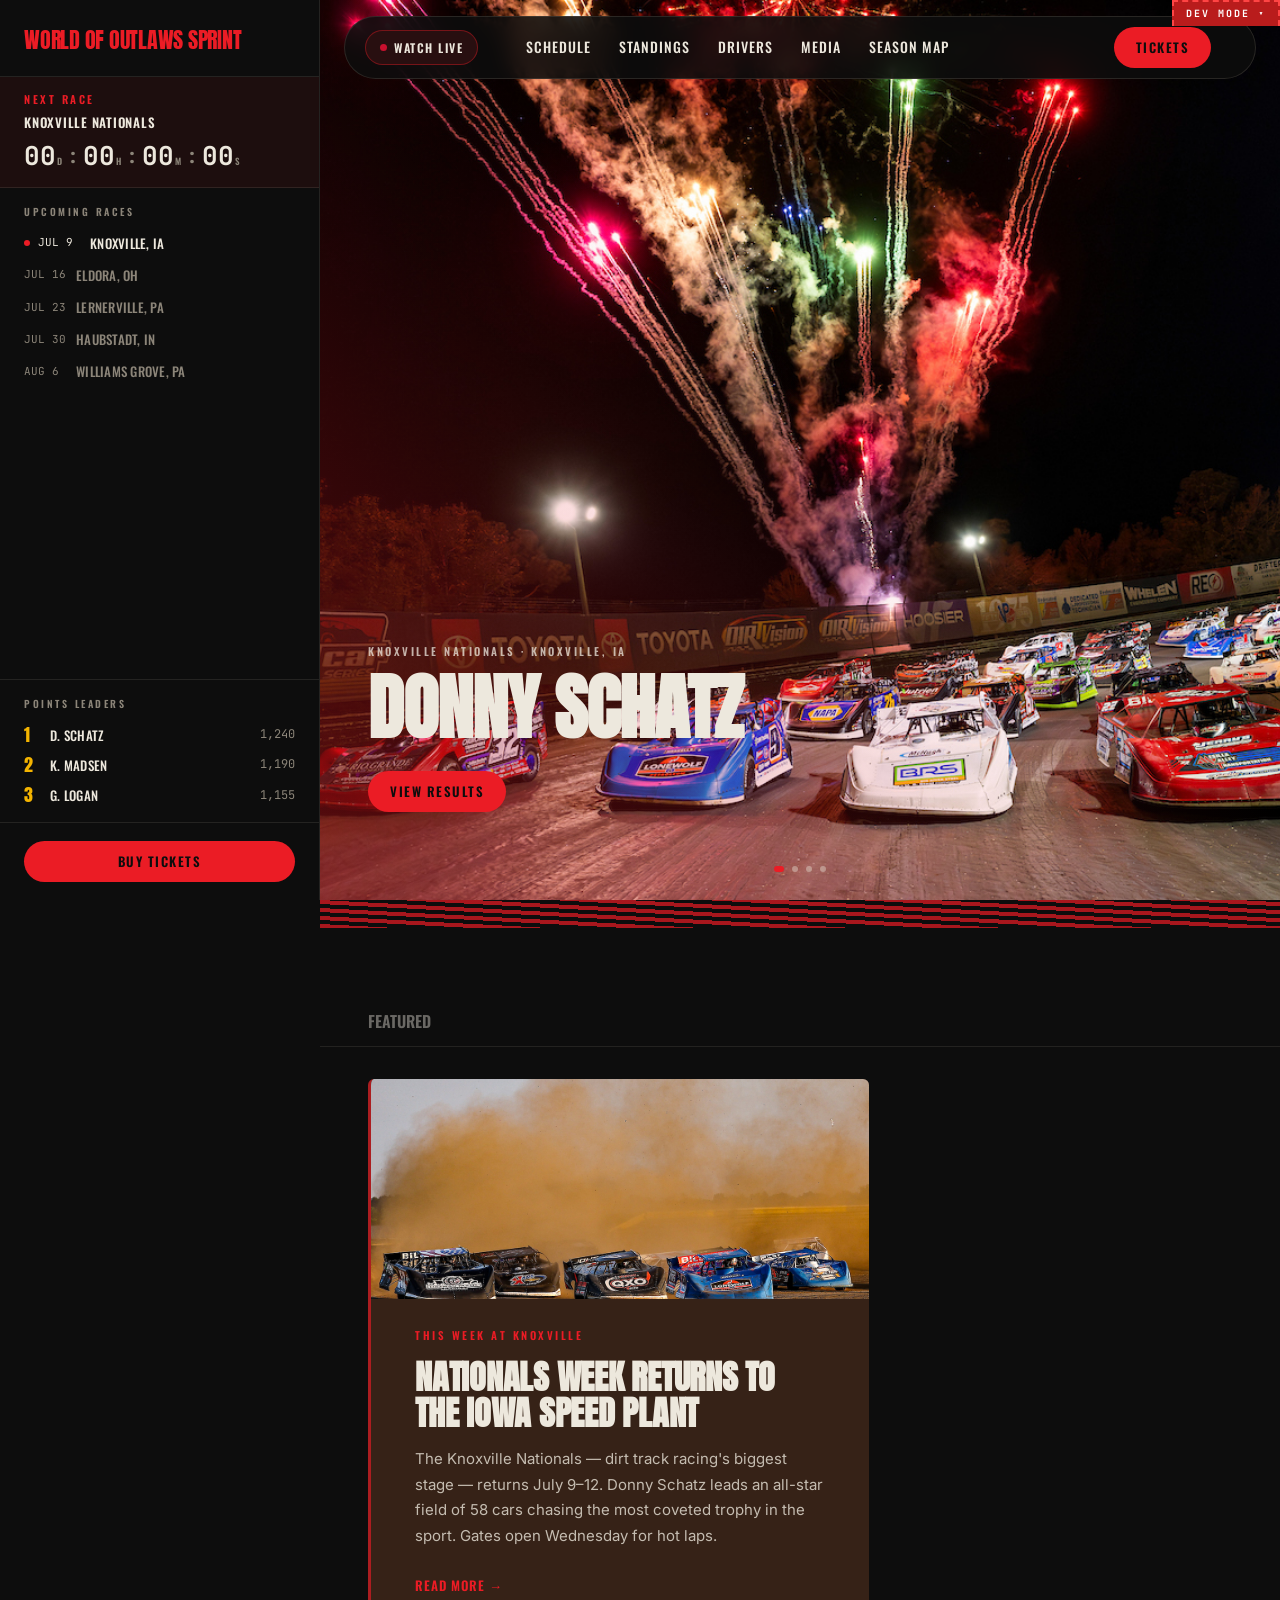
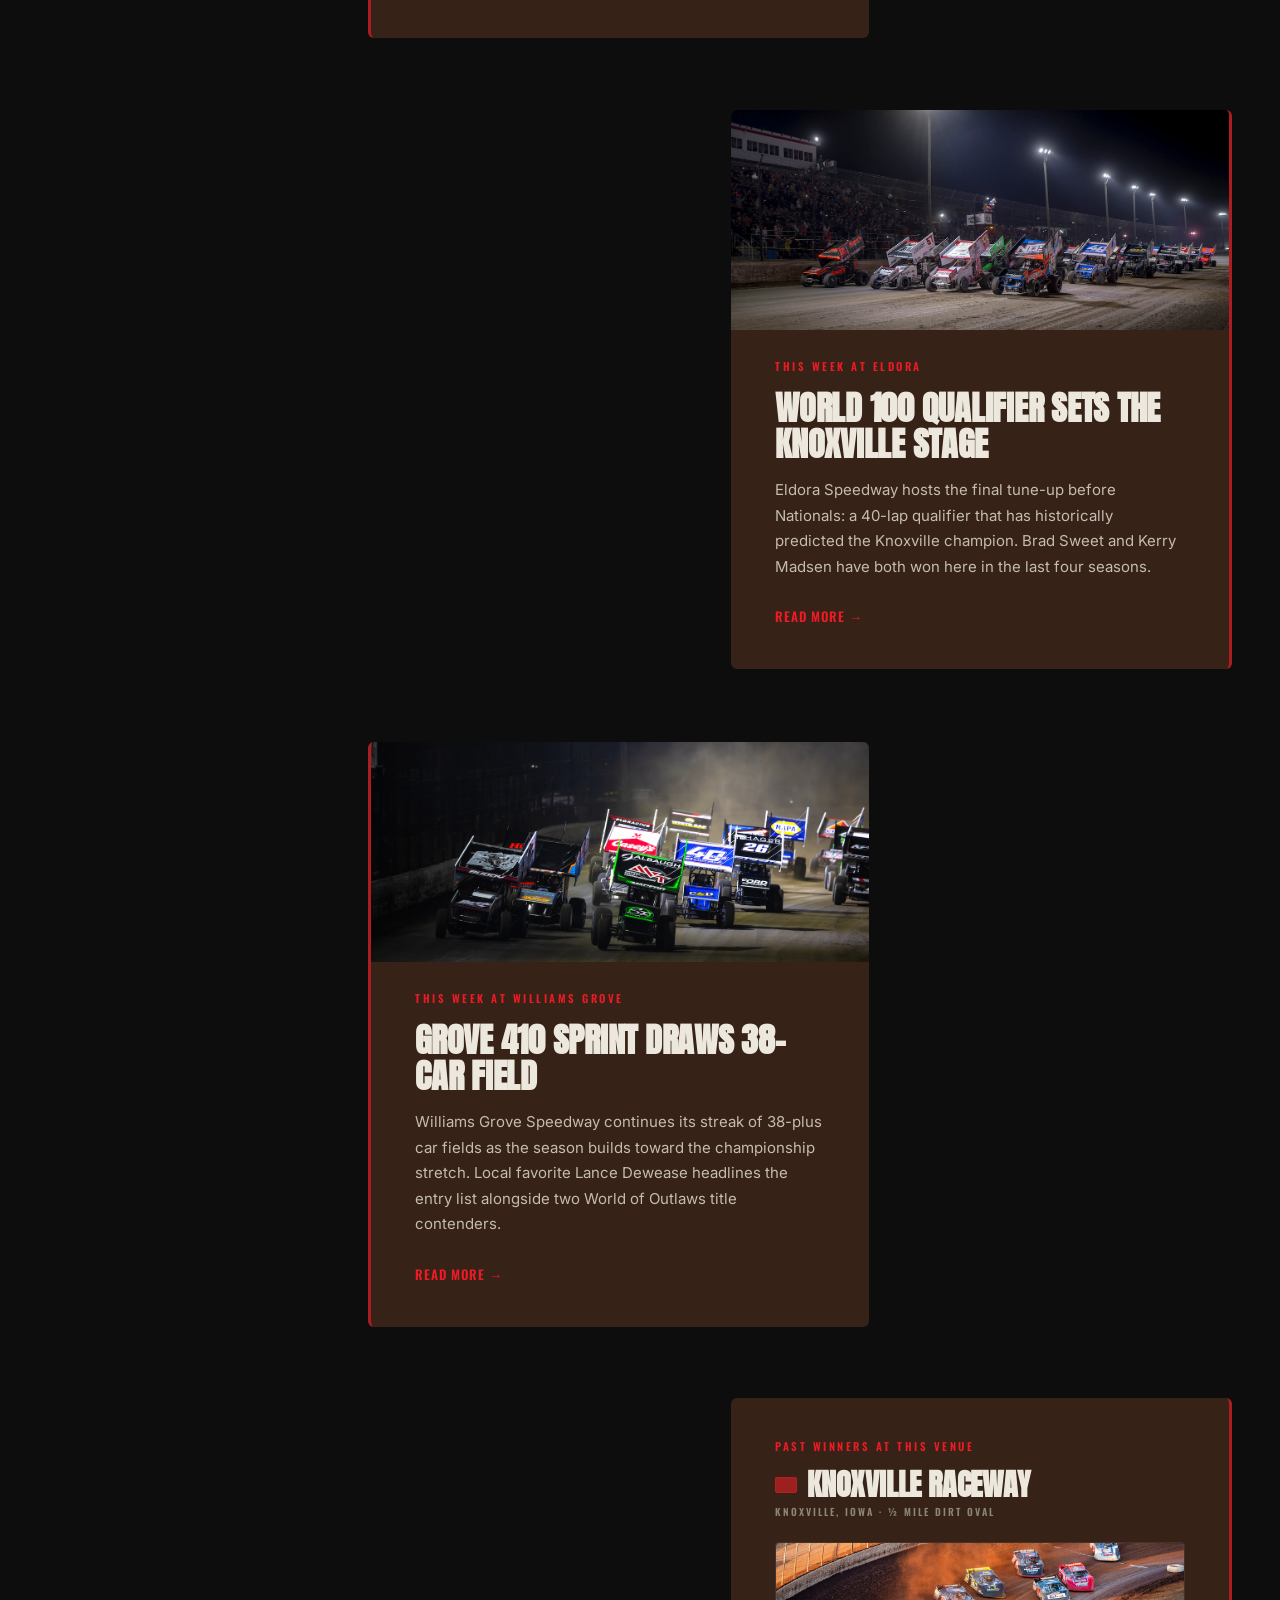
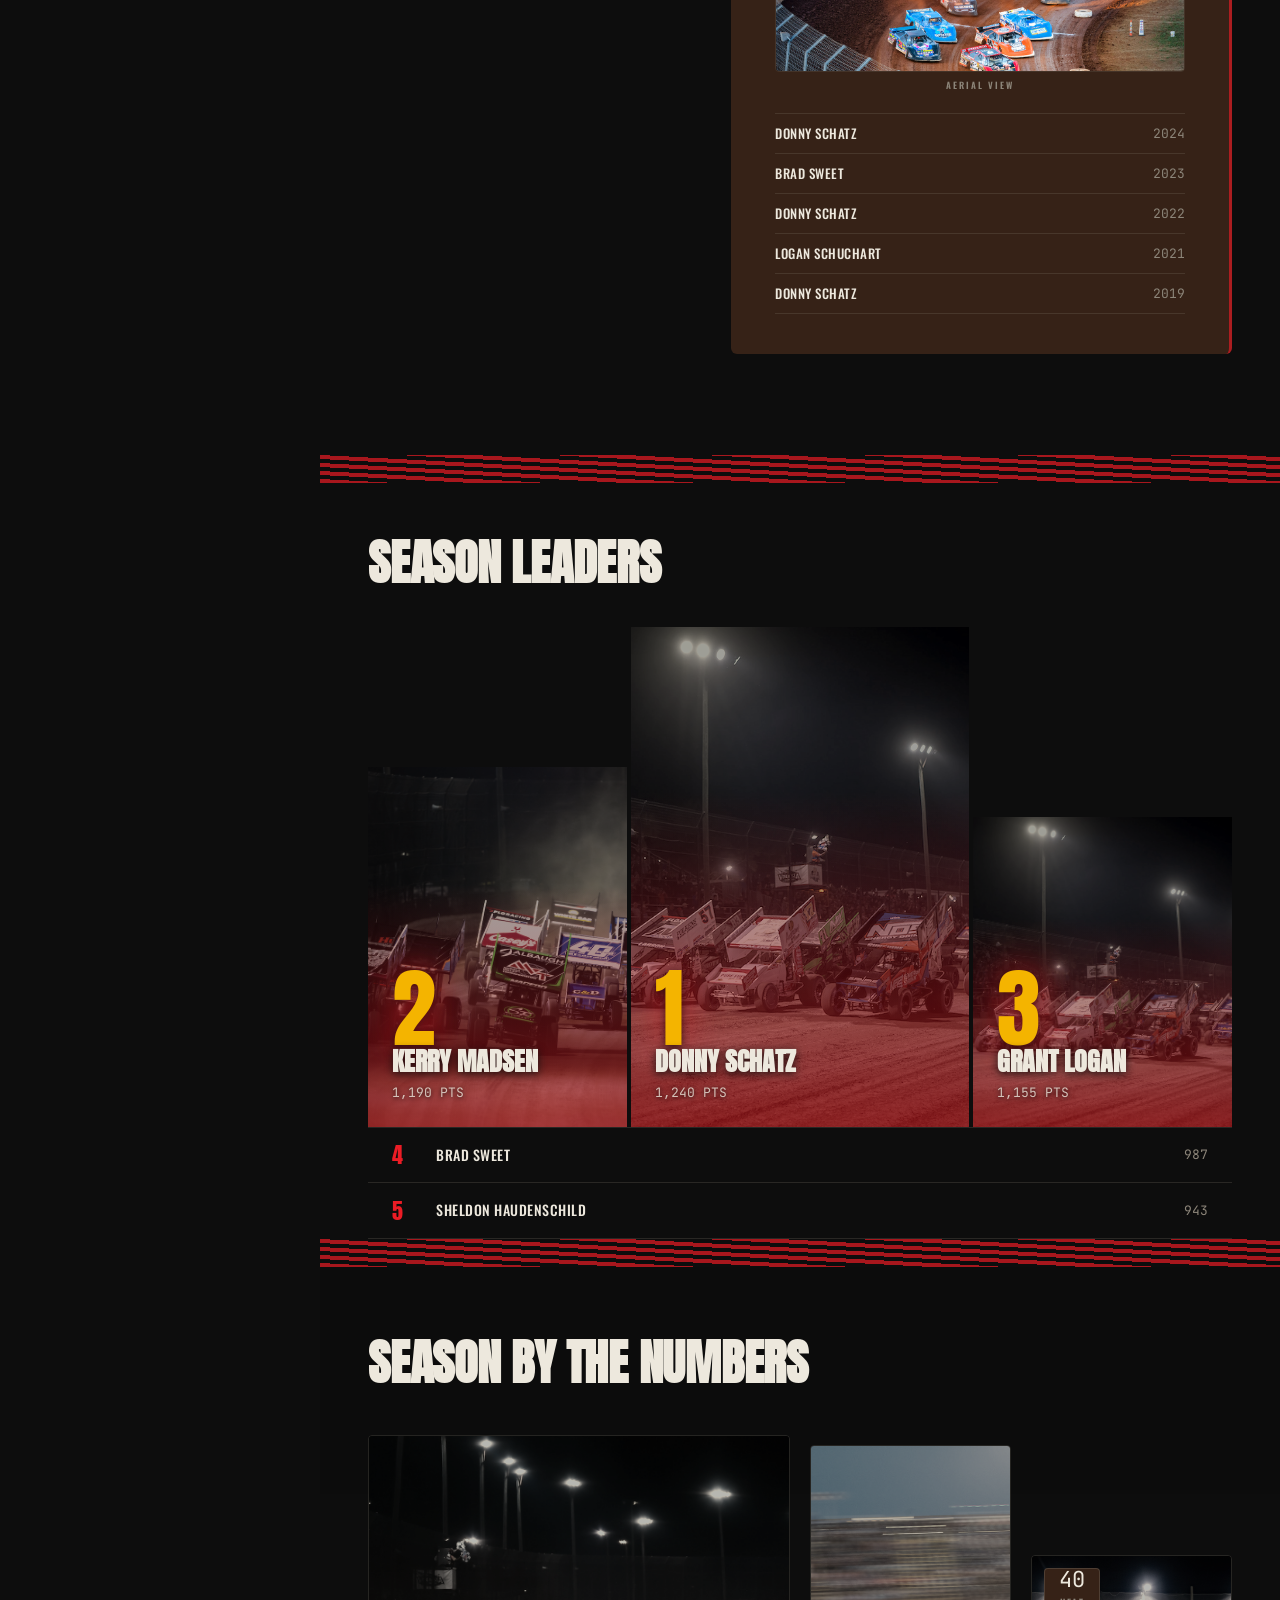
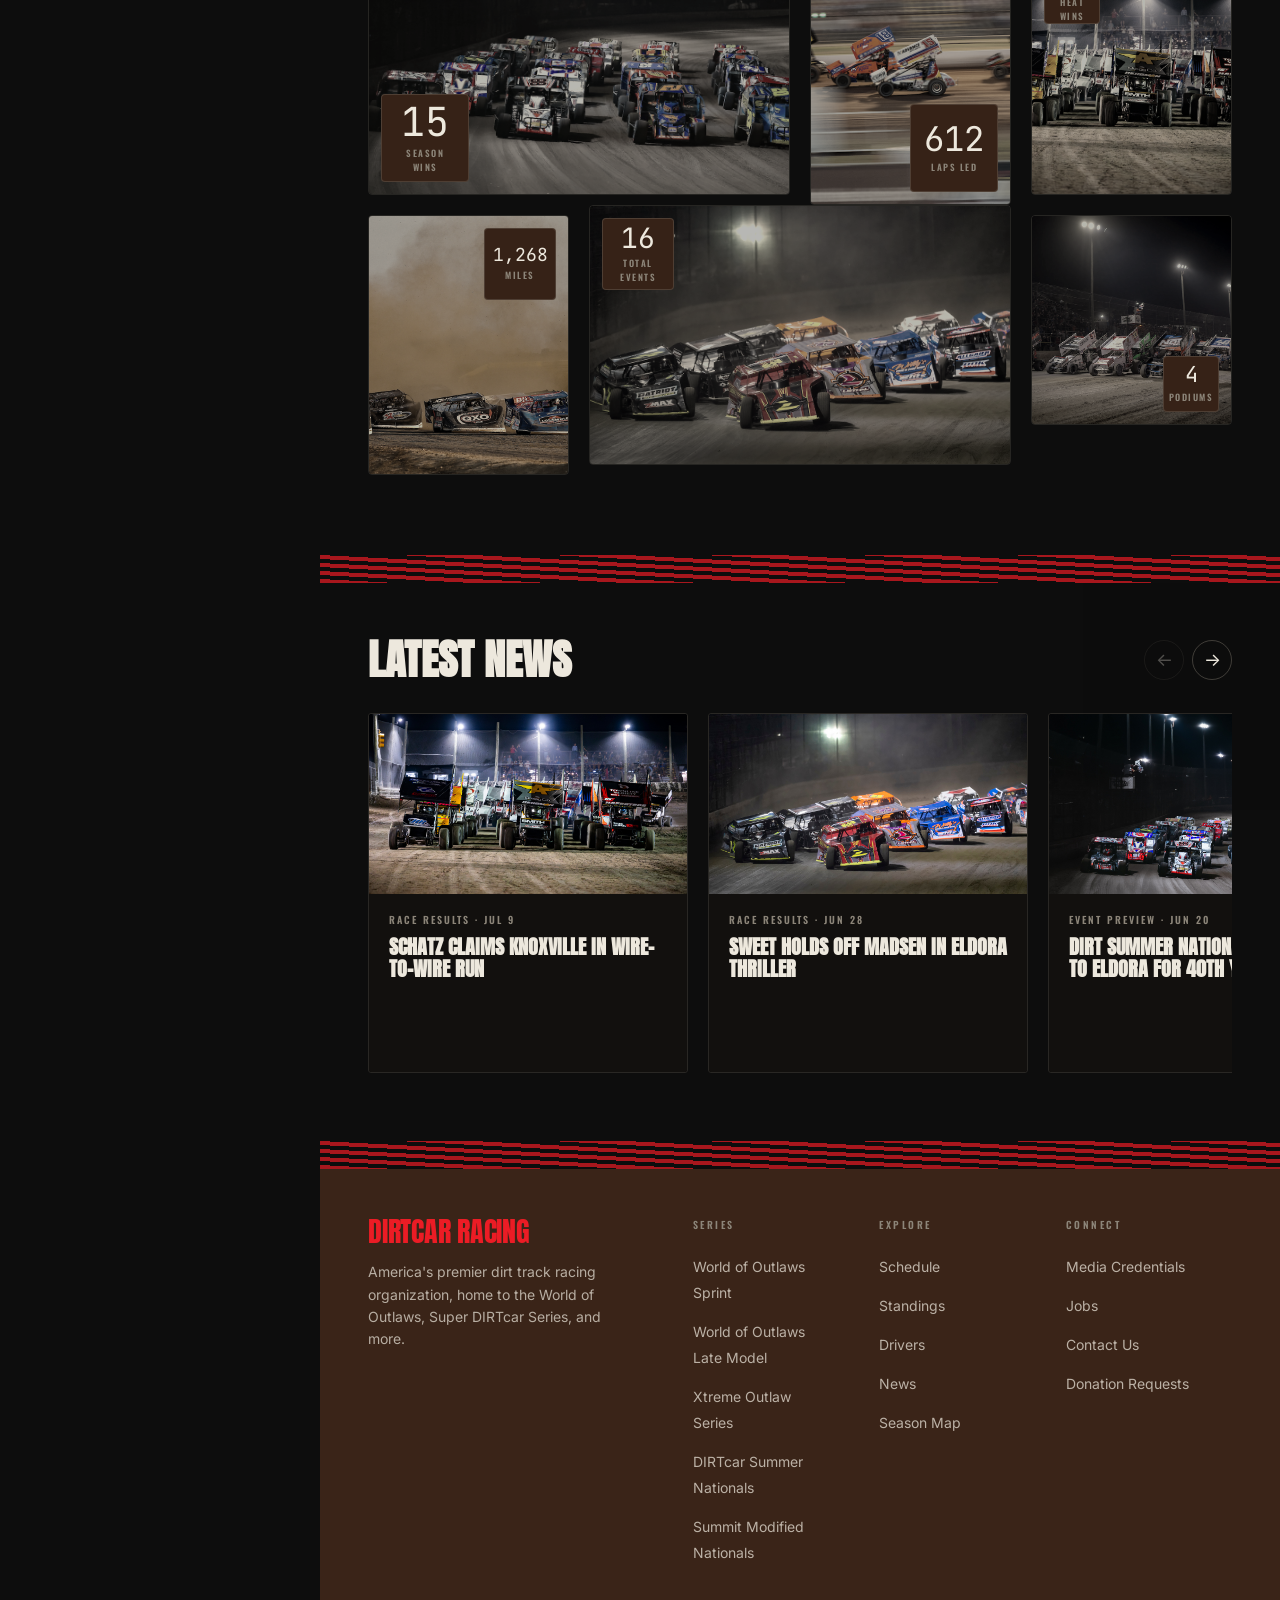
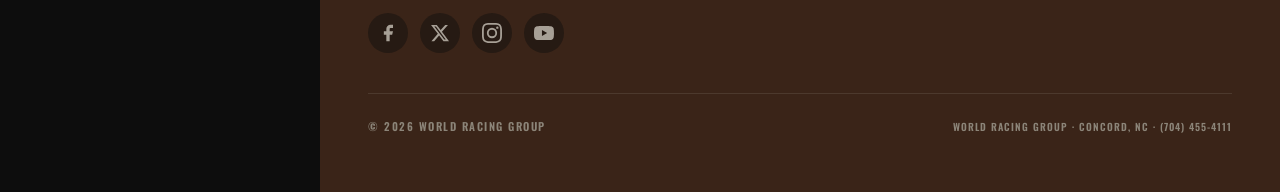
<file: static-prototype/index.html>
<!DOCTYPE html>
<html lang="en" data-brand="super-dirtcar">

<head>
  <meta charset="UTF-8">
  <meta name="viewport" content="width=device-width, initial-scale=1.0">
  <title>World of Outlaws Sprint Cars — DIRTcar Racing</title>
  <link rel="preconnect" href="https://fonts.googleapis.com">
  <link rel="preconnect" href="https://fonts.gstatic.com" crossorigin>
  <link href="https://fonts.googleapis.com/css2?family=Anton&family=Oswald:wght@400;500;600&family=Inter:wght@400;500&family=JetBrains+Mono:wght@400;700&display=swap" rel="stylesheet">
  <link rel="stylesheet" href="style.css">
  <!--
    PERF: Layer 2 background image — browser cannot discover CSS background-image
    URLs until the stylesheet is parsed and applied. This preload moves it onto
    the critical path so it starts loading in parallel with the CSS download.
    fetchpriority="high" because it is a full-viewport, first-paint asset.
    PROD: update href to the WebP/AVIF asset on CloudFront CDN (see DESIGN_PLAN.md § 7).
  -->
  <link rel="preload" as="image" href="assets/photos/dji_fly_20250713_210714_0370_1752455054452_photo.jpg" fetchpriority="high">
</head>
<body>

  <!-- LAYER 2: Fixed graded background — z-index: 0. Never scrolls. -->
  <div class="layer-bg" aria-hidden="true"></div>

  <!-- LAYER 1A: Left rail — DATA frame. position:fixed, always visible. -->
  <aside class="rail" aria-label="Season data">

    <div class="rail__logo">
      <span class="rail__logo-wordmark">World of Outlaws SPRINT</span>
    </div>

    <div class="rail__ticker">
      <p class="rail__eyebrow">NEXT RACE</p>
      <p class="rail__race-name u-truncate">KNOXVILLE NATIONALS</p>
      <div class="countdown" id="countdown" aria-label="Time until race start" aria-live="off">
        <span class="countdown__segment">
          <span class="countdown__digits u-mono-num" id="cd-days">00</span>
          <span class="countdown__unit u-label">D</span>
        </span>
        <span class="countdown__colon" aria-hidden="true">:</span>
        <span class="countdown__segment">
          <span class="countdown__digits u-mono-num" id="cd-hours">00</span>
          <span class="countdown__unit u-label">H</span>
        </span>
        <span class="countdown__colon" aria-hidden="true">:</span>
        <span class="countdown__segment">
          <span class="countdown__digits u-mono-num" id="cd-mins">00</span>
          <span class="countdown__unit u-label">M</span>
        </span>
        <span class="countdown__colon" aria-hidden="true">:</span>
        <span class="countdown__segment">
          <span class="countdown__digits u-mono-num" id="cd-secs">00</span>
          <span class="countdown__unit u-label">S</span>
        </span>
      </div>
    </div>

    <nav class="rail__schedule" aria-label="Upcoming races">
      <h2 class="rail__section-heading u-label">UPCOMING RACES</h2>
      <ul class="rail__race-list" role="list">
        <li class="rail__race-item rail__race-item--next">
          <span class="rail__race-dot" aria-hidden="true"></span>
          <span class="rail__race-date u-mono-num">JUL 9</span>
          <span class="rail__race-track u-truncate">Knoxville, IA</span>
        </li>
        <li class="rail__race-item">
          <span class="rail__race-date u-mono-num">JUL 16</span>
          <span class="rail__race-track u-truncate">Eldora, OH</span>
        </li>
        <li class="rail__race-item">
          <span class="rail__race-date u-mono-num">JUL 23</span>
          <span class="rail__race-track u-truncate">Lernerville, PA</span>
        </li>
        <li class="rail__race-item">
          <span class="rail__race-date u-mono-num">JUL 30</span>
          <span class="rail__race-track u-truncate">Haubstadt, IN</span>
        </li>
        <li class="rail__race-item">
          <span class="rail__race-date u-mono-num">AUG 6</span>
          <span class="rail__race-track u-truncate">Williams Grove, PA</span>
        </li>
      </ul>
    </nav>

    <div class="rail__standings" aria-label="Points leaders">
      <h2 class="rail__section-heading u-label">POINTS LEADERS</h2>
      <ol class="rail__standings-list">
        <li class="rail__standings-item">
          <span class="rail__standings-pos">1</span>
          <span class="rail__standings-name u-truncate">D. SCHATZ</span>
          <span class="rail__standings-pts u-mono-num">1,240</span>
        </li>
        <li class="rail__standings-item">
          <span class="rail__standings-pos">2</span>
          <span class="rail__standings-name u-truncate">K. MADSEN</span>
          <span class="rail__standings-pts u-mono-num">1,190</span>
        </li>
        <li class="rail__standings-item">
          <span class="rail__standings-pos">3</span>
          <span class="rail__standings-name u-truncate">G. LOGAN</span>
          <span class="rail__standings-pts u-mono-num">1,155</span>
        </li>
      </ol>
    </div>

    <div class="rail__cta-wrap">
      <a href="#" class="btn rail__cta">BUY TICKETS</a>
    </div>

  </aside>

  <!-- LAYER 1B: Top pill header — NAVIGATION frame. Spans right column, collapses on scroll. -->
  <header class="pill-header" id="pill-header">
    <div class="pill-header__inner">

      <!-- WATCH LIVE: persists in both pill states when isLive=true. .pill-header--has-live set by JS. -->
      <a href="https://dirtvision.com"
         target="_blank"
         rel="noopener noreferrer"
         class="pill-watch-live"
         id="pill-watch-live"
         aria-label="Watch live racing on DIRTVision, opens in new tab"
         tabindex="-1">
        <span class="pill-watch-live__dot" aria-hidden="true"></span>
        WATCH LIVE
      </a>

      <!-- Logomark: collapsed state only -->
      <span class="pill-header__logomark" aria-hidden="true">World of Outlaws</span>

      <!-- Primary nav: expanded state only — collapses into drawer on scroll -->
      <nav class="pill-nav" aria-label="Primary navigation">
        <a href="#schedule" class="pill-nav__link">SCHEDULE</a>
        <a href="#standings" class="pill-nav__link">STANDINGS</a>
        <a href="#drivers" class="pill-nav__link">DRIVERS</a>
        <a href="#media" class="pill-nav__link">MEDIA</a>
        <a href="season-map.html" class="pill-nav__link">SEASON MAP</a>
      </nav>

      <!-- CTA: always visible in both states -->
      <a href="#" class="btn pill-header__cta-btn">TICKETS</a>

      <!-- Hamburger: collapsed state only -->
      <button class="pill-header__hamburger"
              aria-label="Open navigation menu"
              aria-expanded="false"
              aria-controls="nav-drawer"
              tabindex="-1">
        <span aria-hidden="true"></span>
        <span aria-hidden="true"></span>
        <span aria-hidden="true"></span>
      </button>

    </div>
  </header>

  <!-- Mobile / collapsed nav drawer -->
  <dialog class="nav-drawer" id="nav-drawer" aria-label="Navigation menu">
    <button class="nav-drawer__close" aria-label="Close navigation menu">&#x2715;</button>
    <nav class="nav-drawer__nav" aria-label="Site navigation">
      <a href="#schedule" class="nav-drawer__link">SCHEDULE</a>
      <a href="#standings" class="nav-drawer__link">STANDINGS</a>
      <a href="#drivers" class="nav-drawer__link">DRIVERS</a>
      <a href="#media" class="nav-drawer__link">MEDIA</a>
      <a href="season-map.html" class="nav-drawer__link">SEASON MAP</a>
    </nav>
    <div class="nav-drawer__data">
      <p class="nav-drawer__placeholder">[Upcoming races — placeholder]</p>
      <p class="nav-drawer__placeholder">[Points leaders — placeholder]</p>
    </div>
  </dialog>

  <!-- LAYER 3: Scrolling content — z-index: 10, margin-left: 320px on desktop -->
  <main class="content-channel">

    <!-- LAYER 3.1: Hero — Most Recent Winner Carousel -->
    <!-- PRODUCTION: slide data from WRG-PublicApi race-results endpoint -->
    <section class="hero" id="hero" aria-label="Recent race winners">
      <div class="hero__track">

        <article class="hero__slide hero__slide--active"
                 id="hero-slide-0"
                 aria-roledescription="slide"
                 aria-label="Slide 1 of 4: Donny Schatz">
          <!--
            PROD: upgrade <img> to <picture> with CDN-hosted AVIF/WebP (slide 1 only):
            <picture>
              <source type="image/avif" srcset="hero-schatz.avif">
              <source type="image/webp" srcset="hero-schatz.webp">
              <img class="hero__photo"
                   src="hero-schatz.jpg"
                   alt="Donny Schatz racing at Knoxville Nationals"
                   width="1440" height="900"
                   loading="eager" fetchpriority="high" decoding="sync">
            </picture>
            ABOVE THE FOLD — do NOT use loading="lazy".
            Sized to 1440×900 (viewport box); serve from CloudFront CDN.
          -->
          <!-- WRG racing photo — real but illustrative; production will use driver-specific
               shots from WRG media library served as WebP/AVIF from CloudFront CDN. -->
          <img class="hero__photo"
               src="assets/photos/_DSC0522.jpg"
               alt="Sprint cars lined up for the main event with fireworks in the night sky"
               width="1920" height="1080"
               loading="eager" fetchpriority="high" decoding="sync">
          <div class="hero__grad" aria-hidden="true"></div>
          <div class="hero__content" data-initial>
            <p class="hero__eyebrow">KNOXVILLE NATIONALS · KNOXVILLE, IA</p>
            <h2 class="hero__name">DONNY SCHATZ</h2>
            <a href="#" class="btn hero__cta">VIEW RESULTS</a>
          </div>
        </article>

        <article class="hero__slide"
                 id="hero-slide-1"
                 aria-roledescription="slide"
                 aria-label="Slide 2 of 4: Brad Sweet"
                 aria-hidden="true">
          <!--
            PROD: <picture> with lazy loading — slide starts hidden, 5 s until auto-advance:
            <picture>
              <source type="image/avif" srcset="hero-sweet.avif">
              <source type="image/webp" srcset="hero-sweet.webp">
              <img class="hero__photo"
                   src="hero-sweet.jpg"
                   alt="Brad Sweet racing at Eldora Speedway"
                   width="1440" height="900"
                   loading="lazy" decoding="async">
            </picture>
          -->
          <!-- WRG racing photo — real but illustrative; production will use event-specific shots. -->
          <img class="hero__photo"
               src="assets/photos/150A0096.jpg"
               alt="Sprint cars racing three-wide through a dusty turn at night"
               width="1920" height="1080"
               loading="lazy" decoding="async">
          <div class="hero__grad" aria-hidden="true"></div>
          <div class="hero__content">
            <p class="hero__eyebrow">DIRT SUMMER NATIONALS · ELDORA, OH</p>
            <h2 class="hero__name">BRAD SWEET</h2>
            <a href="#" class="btn hero__cta">VIEW RESULTS</a>
          </div>
        </article>

        <article class="hero__slide"
                 id="hero-slide-2"
                 aria-roledescription="slide"
                 aria-label="Slide 3 of 4: Kerry Madsen"
                 aria-hidden="true">
          <!--
            PROD: <picture> with lazy loading — slide 3:
            <picture>
              <source type="image/avif" srcset="hero-madsen.avif">
              <source type="image/webp" srcset="hero-madsen.webp">
              <img class="hero__photo"
                   src="hero-madsen.jpg"
                   alt="Kerry Madsen racing at Williams Grove Speedway"
                   width="1440" height="900"
                   loading="lazy" decoding="async">
            </picture>
          -->
          <!-- WRG racing photo — real but illustrative; production will use event-specific shots. -->
          <img class="hero__photo"
               src="assets/photos/_DSC0522.jpg"
               alt="Sprint cars lined up for the main event with fireworks in the night sky"
               width="1920" height="1080"
               loading="lazy" decoding="async">
          <div class="hero__grad" aria-hidden="true"></div>
          <div class="hero__content">
            <p class="hero__eyebrow">WILLIAMS GROVE 410 SPRINT · WILLIAMS GROVE, PA</p>
            <h2 class="hero__name">KERRY MADSEN</h2>
            <a href="#" class="btn hero__cta">VIEW RESULTS</a>
          </div>
        </article>

        <article class="hero__slide"
                 id="hero-slide-3"
                 aria-roledescription="slide"
                 aria-label="Slide 4 of 4: Sheldon Haudenschild"
                 aria-hidden="true">
          <!--
            PROD: <picture> with lazy loading — slide 4:
            <picture>
              <source type="image/avif" srcset="hero-haudenschild.avif">
              <source type="image/webp" srcset="hero-haudenschild.webp">
              <img class="hero__photo"
                   src="hero-haudenschild.jpg"
                   alt="Sheldon Haudenschild racing at Tulsa Speedway"
                   width="1440" height="900"
                   loading="lazy" decoding="async">
            </picture>
          -->
          <!-- WRG racing photo — real but illustrative; production will use event-specific shots. -->
          <img class="hero__photo"
               src="assets/photos/150A0096.jpg"
               alt="Sprint cars racing three-wide through a dusty turn at night"
               width="1920" height="1080"
               loading="lazy" decoding="async">
          <div class="hero__grad" aria-hidden="true"></div>
          <div class="hero__content">
            <p class="hero__eyebrow">DIRT CLASSIC · TULSA, OK</p>
            <h2 class="hero__name">SHELDON HAUDENSCHILD</h2>
            <a href="#" class="btn hero__cta">VIEW RESULTS</a>
          </div>
        </article>

      </div>

      <div class="hero__dots" role="group" aria-label="Slide navigation">
        <button class="hero__dot hero__dot--active"
                aria-label="Slide 1: Donny Schatz"
                aria-pressed="true"></button>
        <button class="hero__dot"
                aria-label="Slide 2: Brad Sweet"
                aria-pressed="false"
                tabindex="-1"></button>
        <button class="hero__dot"
                aria-label="Slide 3: Kerry Madsen"
                aria-pressed="false"
                tabindex="-1"></button>
        <button class="hero__dot"
                aria-label="Slide 4: Sheldon Haudenschild"
                aria-pressed="false"
                tabindex="-1"></button>
      </div>
    </section>

    <!-- Scroll sentinel: IntersectionObserver target for pill collapse trigger -->
    <div class="scroll-sentinel" id="scroll-sentinel" aria-hidden="true"></div>

    <!-- Clay-groove divider sample — renders between hero and floating blocks -->
    <div class="clay-divider" aria-hidden="true"></div>

    <!-- LAYER 3.2: Floating Feature Blocks — Thibaut Courtois pattern -->
    <!--
      PRODUCTION: .layer-bg::before photograph must depict the SAME track/event
      as these editorial blocks. The background is the subject of the content
      floating in front of it — without that alignment the three-layer depth model
      collapses to a generic parallax gesture. Update the background-image URL in
      .layer-bg::before and the block copy together as a single release when
      featuring a new event. Block content from WRG-PublicApi featured-events endpoint.
    -->
    <section class="floating-blocks" id="schedule" aria-label="Featured stories">
      <!--
        FEATURED — intentionally curated, intentionally few (2–3 editorial blocks +
        track context card). This section's purpose is the three-layer depth model:
        Layer 2 must show through the open space around each block. If you find yourself
        adding many blocks here, they belong in the Latest News horizontal scroller instead
        (#media). These two sections are NOT duplicates — they are different by design:
        Featured = curated depth showcase; Latest News = high-volume feed.
      -->
      <div class="floating-blocks__header">
        <p class="floating-blocks__label u-label">Featured</p>
      </div>
      <div class="floating-blocks__inner">

        <div class="floating-block floating-block--left">
          <article class="floating-block__card">
            <!-- WRG racing photo — real but illustrative; production will swap to CMS-curated set. -->
            <figure class="floating-block__photo">
              <img src="assets/photos/6L4A5231.jpg"
                   alt=""
                   width="640" height="220"
                   loading="lazy" decoding="async">
            </figure>
            <p class="floating-block__eyebrow u-label">This week at Knoxville</p>
            <h2 class="floating-block__headline">NATIONALS WEEK RETURNS TO THE IOWA SPEED PLANT</h2>
            <p class="floating-block__blurb">The Knoxville Nationals — dirt track racing's biggest stage — returns July 9–12. Donny Schatz leads an all-star field of 58 cars chasing the most coveted trophy in the sport. Gates open Wednesday for hot laps.</p>
            <a href="#" class="floating-block__link">Read more &#8594;</a>
          </article>
        </div>

        <div class="floating-block floating-block--right">
          <article class="floating-block__card">
            <!-- WRG racing photo — real but illustrative; production will swap to CMS-curated set. -->
            <figure class="floating-block__photo">
              <img src="assets/photos/DSC01640%20copy.jpg"
                   alt=""
                   width="640" height="220"
                   loading="lazy" decoding="async">
            </figure>
            <p class="floating-block__eyebrow u-label">This week at Eldora</p>
            <h2 class="floating-block__headline">WORLD 100 QUALIFIER SETS THE KNOXVILLE STAGE</h2>
            <p class="floating-block__blurb">Eldora Speedway hosts the final tune-up before Nationals: a 40-lap qualifier that has historically predicted the Knoxville champion. Brad Sweet and Kerry Madsen have both won here in the last four seasons.</p>
            <a href="#" class="floating-block__link">Read more &#8594;</a>
          </article>
        </div>

        <div class="floating-block floating-block--left">
          <article class="floating-block__card">
            <!-- WRG racing photo — real but illustrative; production will swap to CMS-curated set. -->
            <figure class="floating-block__photo">
              <img src="assets/photos/150A0096.jpg"
                   alt=""
                   width="640" height="220"
                   loading="lazy" decoding="async">
            </figure>
            <p class="floating-block__eyebrow u-label">This week at Williams Grove</p>
            <h2 class="floating-block__headline">GROVE 410 SPRINT DRAWS 38-CAR FIELD</h2>
            <p class="floating-block__blurb">Williams Grove Speedway continues its streak of 38-plus car fields as the season builds toward the championship stretch. Local favorite Lance Dewease headlines the entry list alongside two World of Outlaws title contenders.</p>
            <a href="#" class="floating-block__link">Read more &#8594;</a>
          </article>
        </div>

        <!-- TRACK CONTEXT CARD — block type 2 within .floating-blocks.
             Distinct internal layout from editorial blocks; same visual language (clay bg,
             border, radius, racecar-launch entrance, hover lunge).
             Sequence position: 4th block, right-aligned (alternates after 3rd left block).
             PRODUCTION: venue data from WRG-PublicApi featured-events endpoint;
             winner history from /tracks/{track_ID}/results?series={entity_ID}. -->
        <div class="floating-block floating-block--right">
          <article class="floating-block__card floating-block__card--track-context"
                   aria-label="Track context: Knoxville Raceway, past winners">

            <p class="floating-block__eyebrow u-label">Past winners at this venue</p>

            <div class="track-ctx__header">
              <!-- PLACEHOLDER flag block. PRODUCTION: country/state flag <img> or inline SVG
                   sourced from the venue record. Class only — no inline style attribute. -->
              <span class="track-ctx__flag" role="img" aria-label="US venue flag placeholder"></span>
              <h2 class="track-ctx__name">KNOXVILLE RACEWAY</h2>
            </div>
            <p class="track-ctx__location u-label">Knoxville, Iowa &middot; &frac12; Mile Dirt Oval</p>

            <!-- Aerial track view — clean, full-width, no layering.
                 PRODUCTION: aerial/satellite photo from the yoda asset/marketing folder,
                 keyed by track. Serve as WebP/AVIF. Fallback: if absent, hide this element
                 gracefully (card still works via name + map chip + winners):
                 CSS → .track-ctx__aerial-wrap:not(:has(img[src])) { display: none; } -->
            <figure class="track-ctx__aerial-wrap" aria-hidden="true">
              <!-- WRG aerial track photo — real but illustrative;
                   production will serve venue-specific aerials from WRG media library. -->
              <img class="track-ctx__aerial"
                   src="assets/photos/DSC_8585.jpg"
                   alt=""
                   width="220"
                   height="130"
                   loading="lazy"
                   decoding="async">
              <p class="track-ctx__zone-label u-label">AERIAL VIEW</p>
            </figure>

            <!-- PAST WINNERS LIST
                 PRODUCTION: query WRG-PublicApi /tracks/{track_ID}/results?series={entity_ID}
                 for prior winners at this venue. Display 3–5 most recent distinct winners. -->
            <ol class="track-ctx__winners" aria-label="Past winners at Knoxville Raceway">
              <li class="track-ctx__winner">
                <span class="track-ctx__winner-name">Donny Schatz</span>
                <span class="track-ctx__winner-year u-mono-num">2024</span>
              </li>
              <li class="track-ctx__winner">
                <span class="track-ctx__winner-name">Brad Sweet</span>
                <span class="track-ctx__winner-year u-mono-num">2023</span>
              </li>
              <li class="track-ctx__winner">
                <span class="track-ctx__winner-name">Donny Schatz</span>
                <span class="track-ctx__winner-year u-mono-num">2022</span>
              </li>
              <li class="track-ctx__winner">
                <span class="track-ctx__winner-name">Logan Schuchart</span>
                <span class="track-ctx__winner-year u-mono-num">2021</span>
              </li>
              <li class="track-ctx__winner">
                <span class="track-ctx__winner-name">Donny Schatz</span>
                <span class="track-ctx__winner-year u-mono-num">2019</span>
              </li>
            </ol>

          </article>
        </div>

      </div>
    </section>

    <!-- LAYER 3.3: Standings — Formula 1 podium pattern -->
    <!-- PRODUCTION: driver data from WRG-PublicApi driver/standings tables -->
    <section class="standings" id="standings" aria-label="Season standings">
      <div class="clay-divider" aria-hidden="true"></div>

      <div class="standings__inner">
        <h2 class="standings__heading">SEASON LEADERS</h2>

        <!-- Podium: DOM order P1, P2, P3 (semantic); CSS order rearranges to P2, P1, P3 on desktop -->
        <div class="standings__podium" id="standings-podium">

          <!-- P1 — champion; desktop center (order:2), mobile first (order:1) -->
          <article class="standings__card standings__card--p1" aria-label="1st place: Donny Schatz">
            <!--
              PROD: upgrade to <picture> with CDN-hosted AVIF/WebP per driver (P1 — 400×500):
              <picture>
                <source type="image/avif" srcset="driver-schatz.avif">
                <source type="image/webp" srcset="driver-schatz.webp">
                <img class="standings__photo" src="driver-schatz.jpg" alt=""
                     width="400" height="500" loading="lazy" decoding="async">
              </picture>
            -->
            <!-- WRG racing photo — real but illustrative; production uses driver-specific
                 portraits from WRG media library served as WebP/AVIF from CloudFront CDN. -->
            <img class="standings__photo"
                 src="assets/photos/DSC01640%20copy.jpg"
                 alt=""
                 width="400" height="500"
                 loading="lazy" decoding="async">
            <div class="standings__wash" aria-hidden="true"></div>
            <div class="standings__info">
              <span class="standings__rank" aria-hidden="true">1</span>
              <h3 class="standings__name">DONNY SCHATZ</h3>
              <span class="standings__pts u-mono-num">1,240 PTS</span>
            </div>
          </article>

          <!-- P2 — desktop left flank (order:1) -->
          <article class="standings__card standings__card--p2" aria-label="2nd place: Kerry Madsen">
            <!--
              PROD: upgrade to <picture> with CDN-hosted AVIF/WebP per driver (P2 — 308×360):
              <picture>
                <source type="image/avif" srcset="driver-madsen.avif">
                <source type="image/webp" srcset="driver-madsen.webp">
                <img class="standings__photo" src="driver-madsen.jpg" alt=""
                     width="308" height="360" loading="lazy" decoding="async">
              </picture>
            -->
            <!-- WRG racing photo — real but illustrative; production uses driver-specific portraits. -->
            <img class="standings__photo"
                 src="assets/photos/150A0096.jpg"
                 alt=""
                 width="308" height="360"
                 loading="lazy" decoding="async">
            <div class="standings__wash" aria-hidden="true"></div>
            <div class="standings__info">
              <span class="standings__rank" aria-hidden="true">2</span>
              <h3 class="standings__name">KERRY MADSEN</h3>
              <span class="standings__pts u-mono-num">1,190 PTS</span>
            </div>
          </article>

          <!-- P3 — desktop right flank (order:3) -->
          <article class="standings__card standings__card--p3" aria-label="3rd place: Grant Logan">
            <!--
              PROD: upgrade to <picture> with CDN-hosted AVIF/WebP per driver (P3 — 308×310):
              <picture>
                <source type="image/avif" srcset="driver-logan.avif">
                <source type="image/webp" srcset="driver-logan.webp">
                <img class="standings__photo" src="driver-logan.jpg" alt=""
                     width="308" height="310" loading="lazy" decoding="async">
              </picture>
            -->
            <!-- WRG racing photo — real but illustrative; production uses driver-specific portraits. -->
            <img class="standings__photo"
                 src="assets/photos/DSC01640%20copy.jpg"
                 alt=""
                 width="308" height="310"
                 loading="lazy" decoding="async">
            <div class="standings__wash" aria-hidden="true"></div>
            <div class="standings__info">
              <span class="standings__rank" aria-hidden="true">3</span>
              <h3 class="standings__name">GRANT LOGAN</h3>
              <span class="standings__pts u-mono-num">1,155 PTS</span>
            </div>
          </article>

        </div>

        <!-- P4–P5 compact rows — PRODUCTION: from WRG-PublicApi driver/standings tables -->
        <ol class="standings__list" aria-label="Standings positions 4 and 5">
          <li class="standings__list-item">
            <span class="standings__list-rank" aria-hidden="true">4</span>
            <span class="standings__list-name">BRAD SWEET</span>
            <span class="standings__list-pts u-mono-num"><span class="sr-only">Points: </span>987</span>
          </li>
          <li class="standings__list-item">
            <span class="standings__list-rank" aria-hidden="true">5</span>
            <span class="standings__list-name">SHELDON HAUDENSCHILD</span>
            <span class="standings__list-pts u-mono-num"><span class="sr-only">Points: </span>943</span>
          </li>
        </ol>
      </div>

      <div class="clay-divider" aria-hidden="true"></div>
    </section>

    <!-- LAYER 3.4: Season Stats — Bento mosaic of picture boxes -->
    <!-- PRODUCTION: aggregate stats from WRG-PublicApi season stats endpoint -->
    <!--
      DIVIDER NOTE: no clay-dividers inside this section — the standings section's
      bottom divider and the news section's top divider serve as this section's seams.
      Adding dividers here would double up at each seam (one per adjacent section).
    -->
    <section class="season-stats" id="season-stats" aria-label="Season statistics">

      <div class="season-stats__inner">
        <h2 class="season-stats__heading" id="season-stats-heading">SEASON BY THE NUMBERS</h2>

        <!--
          BENTO MOSAIC — six picture-box cells, varying in size by stat importance.
          4-col × 2-row CSS grid on desktop (≥ 1280px viewport); 2-col on 768px–1279px;
          compact 2-col on mobile (< 768px). Count-up animation fires on scroll-into-view.
          PRODUCTION: photos from WRG media asset library; stats from WRG-PublicApi
          season aggregate stats endpoint.
        -->
        <div class="season-stats__bento" id="season-stats-cluster">

          <!-- Season Wins — HERO cell, spans 2 cols, badge bottom-left -->
          <div class="bento-cell bento-cell--season-wins">
            <!--
              PLACEHOLDER — production: race win celebration photo (checkered flag,
              victory lane, or car crossing the finish line). Source from WRG media
              assets; serve as WebP/AVIF from CloudFront CDN. alt="" — stat badge
              provides the meaningful information; photo is decorative context.
            -->
            <img class="bento-cell__photo"
                 src="assets/photos/JJA_1870-2.jpg"
                 alt=""
                 width="960" height="720"
                 loading="lazy" decoding="async">
            <div class="bento-badge bento-badge--xl bento-badge--bottom-left">
              <span class="bento-badge__num u-mono-num" data-target="18" aria-live="off">18</span>
              <span class="bento-badge__label u-label">Season Wins</span>
            </div>
          </div>

          <!-- Laps Led — large single-col cell, badge bottom-right -->
          <div class="bento-cell bento-cell--laps-led">
            <!--
              PLACEHOLDER — production: lead car photo from the front stretch,
              clear air ahead, showing front-running position.
            -->
            <img class="bento-cell__photo"
                 src="assets/photos/DSC_0811.jpg"
                 alt=""
                 width="480" height="720"
                 loading="lazy" decoding="async">
            <div class="bento-badge bento-badge--xl bento-badge--bottom-right">
              <span class="bento-badge__num u-mono-num" data-target="847" aria-live="off">847</span>
              <span class="bento-badge__label u-label">Laps Led</span>
            </div>
          </div>

          <!-- Heat Race Wins — smaller cell (bottom-anchored in row), badge top-left -->
          <div class="bento-cell bento-cell--heat-wins">
            <!--
              PLACEHOLDER — production: heat race start or checkered flag moment.
            -->
            <img class="bento-cell__photo"
                 src="assets/photos/DSC_0451.jpg"
                 alt=""
                 width="480" height="480"
                 loading="lazy" decoding="async">
            <div class="bento-badge bento-badge--sm bento-badge--top-left">
              <span class="bento-badge__num u-mono-num" data-target="62" aria-live="off">62</span>
              <span class="bento-badge__label u-label">Heat Wins</span>
            </div>
          </div>

          <!-- Miles of Racing — single-col cell, badge top-right -->
          <div class="bento-cell bento-cell--miles">
            <!--
              PLACEHOLDER — production: aerial or in-car shot conveying distance
              and speed (car at full throttle, long track shot).
            -->
            <img class="bento-cell__photo"
                 src="assets/photos/6L4A5231.jpg"
                 alt=""
                 width="480" height="520"
                 loading="lazy" decoding="async">
            <div class="bento-badge bento-badge--md bento-badge--top-right">
              <span class="bento-badge__num u-mono-num" data-target="2481" aria-live="off">2,481</span>
              <span class="bento-badge__label u-label">Miles</span>
            </div>
          </div>

          <!-- Total Events — wide cell (spans 2 cols), badge top-left -->
          <div class="bento-cell bento-cell--total-events">
            <!--
              PLACEHOLDER — production: panoramic event shot (grandstand, car
              lineup, or full-field start).
            -->
            <img class="bento-cell__photo"
                 src="assets/photos/DSC01532%20copy.jpg"
                 alt=""
                 width="960" height="520"
                 loading="lazy" decoding="async">
            <div class="bento-badge bento-badge--md bento-badge--top-left">
              <span class="bento-badge__num u-mono-num" data-target="47" aria-live="off">47</span>
              <span class="bento-badge__label u-label">Total Events</span>
            </div>
          </div>

          <!-- Podiums — smaller cell (top-anchored in row), badge bottom-right -->
          <div class="bento-cell bento-cell--podiums">
            <!--
              PLACEHOLDER — production: podium or top-3 celebration photo.
            -->
            <img class="bento-cell__photo"
                 src="assets/photos/DSC01640%20copy.jpg"
                 alt=""
                 width="480" height="420"
                 loading="lazy" decoding="async">
            <div class="bento-badge bento-badge--sm bento-badge--bottom-right">
              <span class="bento-badge__num u-mono-num" data-target="34" aria-live="off">34</span>
              <span class="bento-badge__label u-label">Podiums</span>
            </div>
          </div>

        </div>
      </div>
    </section>

    <!-- LAYER 3.5: News — Juventus horizontal card scroll pattern -->
    <!-- PRODUCTION: card data from WRG-PublicApi news endpoint -->
    <section class="news" id="media" aria-label="Latest news">
      <div class="clay-divider" aria-hidden="true"></div>

      <div class="news__inner">
        <div class="news__header">
          <h2 class="news__heading">LATEST NEWS</h2>
          <div class="news__arrows">
            <button class="news__arrow news__arrow--prev"
                    aria-label="Previous news"
                    disabled>&#8592;</button>
            <button class="news__arrow news__arrow--next"
                    aria-label="Next news">&#8594;</button>
          </div>
        </div>

        <div class="news__track" id="news-track" tabindex="0">

          <!--
            PROD IMAGE PATTERN (all news cards — repeat per card):
            Replace .news__card-image div with a <picture> element:
            <picture>
              <source type="image/avif" srcset="news-slug.avif">
              <source type="image/webp" srcset="news-slug.webp">
              <img class="news__card-image"
                   src="news-slug.jpg"
                   alt="[Descriptive caption — distinct from headline; what is shown in the photo]"
                   width="320" height="180"
                   loading="lazy" decoding="async">
            </picture>
            All news cards are below the fold — loading="lazy" is correct for every card.
            width/height lock the 16:9 aspect ratio so the browser reserves 180 px of height
            before the image loads (prevents layout shift in the card track).
            Add object-fit: cover to .news__card-image img in CSS when real images land.
            Images from WRG-PublicApi news endpoint; serve WebP/AVIF at 320×180 from CDN.
          -->
          <article class="news__card">
            <a href="#" class="news__card-link">
              <img class="news__card-image"
                   src="assets/photos/DSC_0451.jpg"
                   alt=""
                   width="320" height="180"
                   loading="lazy" decoding="async">
              <div class="news__card-body">
                <p class="news__card-eyebrow u-label">RACE RESULTS · JUL 9</p>
                <h3 class="news__card-headline">SCHATZ CLAIMS KNOXVILLE IN WIRE-TO-WIRE RUN</h3>
              </div>
            </a>
          </article>

          <article class="news__card">
            <a href="#" class="news__card-link">
              <img class="news__card-image"
                   src="assets/photos/DSC01532%20copy.jpg"
                   alt=""
                   width="320" height="180"
                   loading="lazy" decoding="async">
              <div class="news__card-body">
                <p class="news__card-eyebrow u-label">RACE RESULTS · JUN 28</p>
                <h3 class="news__card-headline">SWEET HOLDS OFF MADSEN IN ELDORA THRILLER</h3>
              </div>
            </a>
          </article>

          <article class="news__card">
            <a href="#" class="news__card-link">
              <img class="news__card-image"
                   src="assets/photos/JJA_1870-2.jpg"
                   alt=""
                   width="320" height="180"
                   loading="lazy" decoding="async">
              <div class="news__card-body">
                <p class="news__card-eyebrow u-label">EVENT PREVIEW · JUN 20</p>
                <h3 class="news__card-headline">DIRT SUMMER NATIONALS RETURNS TO ELDORA FOR 40TH YEAR</h3>
              </div>
            </a>
          </article>

          <article class="news__card">
            <a href="#" class="news__card-link">
              <img class="news__card-image"
                   src="assets/photos/DSC_0811.jpg"
                   alt=""
                   width="320" height="180"
                   loading="lazy" decoding="async">
              <div class="news__card-body">
                <p class="news__card-eyebrow u-label">DRIVER NEWS · MAR 3</p>
                <h3 class="news__card-headline">HAUDENSCHILD EXTENDS WITH STENHOUSE JR.&ndash;MARSHALL</h3>
              </div>
            </a>
          </article>

          <article class="news__card">
            <a href="#" class="news__card-link">
              <img class="news__card-image"
                   src="assets/photos/DSC_0451.jpg"
                   alt=""
                   width="320" height="180"
                   loading="lazy" decoding="async">
              <div class="news__card-body">
                <p class="news__card-eyebrow u-label">RACE RESULTS · JUN 14</p>
                <h3 class="news__card-headline">MADSEN DOMINATES WILLIAMS GROVE IN FLAG-TO-FLAG WIN</h3>
              </div>
            </a>
          </article>

          <article class="news__card">
            <a href="#" class="news__card-link">
              <img class="news__card-image"
                   src="assets/photos/DSC01532%20copy.jpg"
                   alt=""
                   width="320" height="180"
                   loading="lazy" decoding="async">
              <div class="news__card-body">
                <p class="news__card-eyebrow u-label">STANDINGS · JUL 1</p>
                <h3 class="news__card-headline">POINTS BATTLE TIGHTENS WITH SIX ROUNDS REMAINING</h3>
              </div>
            </a>
          </article>

          <article class="news__card">
            <a href="#" class="news__card-link">
              <img class="news__card-image"
                   src="assets/photos/JJA_1870-2.jpg"
                   alt=""
                   width="320" height="180"
                   loading="lazy" decoding="async">
              <div class="news__card-body">
                <p class="news__card-eyebrow u-label">SERIES NEWS · JAN 15</p>
                <h3 class="news__card-headline">2026 SPRINT SEASON EXPANDS TO 90 EVENTS ACROSS 22 STATES</h3>
              </div>
            </a>
          </article>

        </div>
      </div>

      <div class="clay-divider" aria-hidden="true"></div>
    </section>

  </main>

  <footer class="site-footer" aria-label="Site footer">

    <!-- 4-col grid: brand wordmark + 3 nav clusters -->
    <!-- PRODUCTION: all href="#" placeholders route to real pages/routes. -->
    <div class="footer-cols">

      <div class="footer-col footer-col--brand">
        <p class="footer-wordmark">DIRTcar Racing</p>
        <p class="footer-brand-desc">America's premier dirt track racing organization, home to the World of Outlaws, Super DIRTcar Series, and more.</p>
      </div>

      <nav class="footer-col" aria-label="Series">
        <h3 class="footer-col__heading u-label">Series</h3>
        <ul class="footer-links">
          <li><a href="#" class="footer-link">World of Outlaws Sprint</a></li>
          <li><a href="#" class="footer-link">World of Outlaws Late Model</a></li>
          <li><a href="#" class="footer-link">Xtreme Outlaw Series</a></li>
          <li><a href="#" class="footer-link">DIRTcar Summer Nationals</a></li>
          <li><a href="#" class="footer-link">Summit Modified Nationals</a></li>
        </ul>
      </nav>

      <nav class="footer-col" aria-label="Explore">
        <h3 class="footer-col__heading u-label">Explore</h3>
        <ul class="footer-links">
          <li><a href="#" class="footer-link">Schedule</a></li>
          <li><a href="#" class="footer-link">Standings</a></li>
          <li><a href="#" class="footer-link">Drivers</a></li>
          <li><a href="#" class="footer-link">News</a></li>
          <li><a href="season-map.html" class="footer-link">Season Map</a></li>
        </ul>
      </nav>

      <nav class="footer-col" aria-label="Connect and company">
        <h3 class="footer-col__heading u-label">Connect</h3>
        <ul class="footer-links">
          <li><a href="#" class="footer-link">Media Credentials</a></li>
          <li><a href="#" class="footer-link">Jobs</a></li>
          <li><a href="#" class="footer-link">Contact Us</a></li>
          <li><a href="#" class="footer-link">Donation Requests</a></li>
        </ul>
      </nav>

    </div>

    <!-- Social icon row -->
    <!-- PRODUCTION: href values point to real WRG / series social accounts. -->
    <ul class="footer-social" aria-label="Social media">
      <li>
        <a href="#" class="footer-social__link" aria-label="Facebook">
          <svg viewBox="0 0 24 24" width="20" height="20" fill="currentColor" aria-hidden="true" focusable="false">
            <path d="M18 2h-3a5 5 0 0 0-5 5v3H7v4h3v8h4v-8h3l1-4h-4V7a1 1 0 0 1 1-1h3z"/>
          </svg>
        </a>
      </li>
      <li>
        <a href="#" class="footer-social__link" aria-label="X (formerly Twitter)">
          <svg viewBox="0 0 24 24" width="20" height="20" fill="currentColor" aria-hidden="true" focusable="false">
            <path d="M18.244 2.25h3.308l-7.227 8.26 8.502 11.24H16.17l-5.214-6.817L4.99 21.75H1.68l7.73-8.835L1.254 2.25H8.08l4.713 6.231zm-1.161 17.52h1.833L7.084 4.126H5.117z"/>
          </svg>
        </a>
      </li>
      <li>
        <a href="#" class="footer-social__link" aria-label="Instagram">
          <svg viewBox="0 0 24 24" width="20" height="20" fill="currentColor" aria-hidden="true" focusable="false">
            <path d="M12 2.163c3.204 0 3.584.012 4.85.07 3.252.148 4.771 1.691 4.919 4.919.058 1.265.069 1.645.069 4.849 0 3.205-.012 3.584-.069 4.849-.149 3.225-1.664 4.771-4.919 4.919-1.266.058-1.644.07-4.85.07-3.204 0-3.584-.012-4.849-.07-3.26-.149-4.771-1.699-4.919-4.92-.058-1.265-.07-1.644-.07-4.849 0-3.204.013-3.583.07-4.849.149-3.227 1.664-4.771 4.919-4.919 1.266-.057 1.645-.069 4.849-.069zM12 0C8.741 0 8.333.014 7.053.072 2.695.272.273 2.69.073 7.052.014 8.333 0 8.741 0 12c0 3.259.014 3.668.072 4.948.2 4.358 2.618 6.78 6.98 6.98C8.333 23.986 8.741 24 12 24c3.259 0 3.668-.014 4.948-.072 4.354-.2 6.782-2.618 6.979-6.98.059-1.28.073-1.689.073-4.948 0-3.259-.014-3.667-.072-4.947-.196-4.354-2.617-6.78-6.979-6.98C15.668.014 15.259 0 12 0zm0 5.838a6.162 6.162 0 100 12.324 6.162 6.162 0 000-12.324zM12 16a4 4 0 110-8 4 4 0 010 8zm6.406-11.845a1.44 1.44 0 100 2.881 1.44 1.44 0 000-2.881z"/>
          </svg>
        </a>
      </li>
      <li>
        <a href="#" class="footer-social__link" aria-label="YouTube">
          <svg viewBox="0 0 24 24" width="20" height="20" fill="currentColor" aria-hidden="true" focusable="false">
            <path d="M23.498 6.186a3.016 3.016 0 00-2.122-2.136C19.505 3.545 12 3.545 12 3.545s-7.505 0-9.377.505A3.017 3.017 0 00.502 6.186C0 8.07 0 12 0 12s0 3.93.502 5.814a3.016 3.016 0 002.122 2.136c1.871.505 9.376.505 9.376.505s7.505 0 9.377-.505a3.015 3.015 0 002.122-2.136C24 15.93 24 12 24 12s0-3.93-.502-5.814zM9.545 15.568V8.432L15.818 12l-6.273 3.568z"/>
          </svg>
        </a>
      </li>
    </ul>

    <!-- Bottom bar: copyright + WRG corporate credit -->
    <div class="footer-bottom">
      <p class="footer-bottom__copy u-label">© 2026 World Racing Group</p>
      <p class="footer-bottom__corp u-label">World Racing Group · Concord, NC · (704) 455-4111</p>
    </div>

  </footer>

  <!-- ── DEV MODE panel — team review tool; not part of production design ── -->
  <div class="devpanel" id="devpanel">
    <button class="devpanel__tab"
            id="devpanel-toggle"
            aria-expanded="false"
            aria-controls="devpanel-body">
      DEV MODE ▾
    </button>
    <div class="devpanel__body" id="devpanel-body" hidden>
      <p class="devpanel__note">Review tool for this demo — not part of production.</p>

      <fieldset class="devpanel__fieldset">
        <legend class="devpanel__legend">SKIN</legend>
        <div class="devpanel__skins">
          <button class="devpanel__skin-btn" data-brand="woo-sprint">World of Outlaws SPRINT</button>
          <button class="devpanel__skin-btn" data-brand="woo-latemodel">World of Outlaws Late Model</button>
          <button class="devpanel__skin-btn" data-brand="super-dirtcar">Super DIRTcar</button>
        </div>
      </fieldset>

      <fieldset class="devpanel__fieldset">
        <legend class="devpanel__legend">LIVE STATE</legend>
        <label class="devpanel__live-label">
          <input type="checkbox" id="devpanel-islive" checked>
          Race is live
        </label>
      </fieldset>
    </div>
  </div>

  <script src="script.js" defer></script>
</body>
</html>
</file>
<file: style.css>
:root {
  /* Structural neutrals — warm bias, NCS Y50R family */
  --dc-black:  #0D0D0D;
  --dc-clay: #3A2418;
  --dc-yellow: #F4B400;
  --dc-red:  #C8102E;
  --dc-bone: #EDE8DD;
  --dc-track-gray: #8C8579;

  /* Typography families */
  --font-display: 'Anton', sans-serif;
  --font-label: 'Oswald', sans-serif;
  --font-body:  'Inter', sans-serif;
  --font-mono:  'JetBrains Mono', monospace;

  /* Layout dimensions */
  --rail-width:  320px;
  --pill-top:  16px;
  --pill-pad-x:  24px;
  --mobile-bar-h:  56px;
}

/* Brand skins — hex values sourced from racing_entity DB table. Do not alter. */

[data-brand="woo-sprint"] {
  /* World of Outlaws Sprint Car Series — racing_entity_ID 91 */
  --brand-primary: #0C7ABF;
  --brand-secondary: #F37937;
}

[data-brand="woo-latemodel"] {
  /* World of Outlaws Late Model Series — racing_entity_ID 90 */
  --brand-primary: #FFDE00;
  --brand-secondary: #000000;
}

[data-brand="super-dirtcar"] {
  /* Super DIRTcar Series — racing_entity_ID 8 */
  --brand-primary: #EB1C25;
  /* WARNING: #EB1C25 on --dc-black = 4.35:1 contrast. Passes large-text AA (3:1)
 only. Never use --brand-primary as body-weight text in this skin. */
  --brand-secondary: #F4B400;  /* DERIVED — no secondary_HTML_color in DB; placeholder */
}


/* RESETS */

*, *::before, *::after {
  box-sizing: border-box;
  margin: 0;
  padding: 0;
}

html {
  scroll-behavior: smooth;
}

body {
  background-color: var(--dc-black);
  color: var(--dc-bone);
  font-family: var(--font-body);
  font-size: 16px;
  line-height: 1.625;
  -webkit-font-smoothing: antialiased;
  -moz-osx-font-smoothing: grayscale;
  min-height: 100vh;
  overflow-x: hidden;
}

ul, ol {
  list-style: none;
}

a {
  color: inherit;
  text-decoration: none;
}

button {
  background: none;
  border: none;
  cursor: pointer;
  font: inherit;
  color: inherit;
}

img {
  display: block;
  max-width: 100%;
}


/* TYPOGRAPHY */

/* Anton — display headlines, uppercase only, never below 24px */
/* Oswald — labels, nav items, eyebrows, max 14px in label contexts */
/* Inter — body copy */
/* JetBrains Mono — stats, timing, countdown digits */

/* Global focus-visible: --dc-yellow outline on all interactive elements */
:focus-visible {
  outline: 2px solid var(--dc-yellow);
  outline-offset: 3px;
  border-radius: 2px;
}


/* LAYOUT — Three-Layer Depth System 
 Layer 2  z-index: 0 position:fixed  — graded background, never scrolls
 Layer 1A z-index: 30  position:fixed  — left rail, DATA frame
 Layer 1B z-index: 30  position:fixed  — pill header, NAVIGATION frame
 Layer 3  z-index: 10  normal flow — scrolling content channel
 */

/* Layer 2: Fixed graded background */
/* iOS Safari note: background-attachment:fixed does not render on iOS Safari.
 Layer 2 degrades to a static (scrolling) background on that platform.
 The three-layer depth model becomes two-layer on iOS mobile. */
.layer-bg {
  position: fixed;
  inset: 0;
  z-index: 0;
  /* Load-failure fallback: token-based warm gradient visible if ::before image fails */
  background: linear-gradient(150deg, var(--dc-clay) 0%, var(--dc-black) 100%);
}

/* 'Hero' Background - real race-action photo + sepia/brown grade.
 filter applied to ::before only — vignette (::after) is unaffected. */
/*
 PROD IMAGE — Layer 2 background (heaviest single asset):
 • Serve as AVIF first, WebP fallback, from CloudFront CDN.
 • Target ≤ 200 KB at 1920×1080 (AVIF at q55 or WebP at q75–80).
 At 4K screens a 2560×1440 srcset variant is worth the extra weight.
 • LQIP: serve a 32×18 base64-blurred JPEG as the initial background-image
 (loads inline, no extra request), then swap in the full URL once loaded.
 Swap can be done in JS via a hidden Image() object; set background-image
 on load. Gives a warm color-fill during load rather than solid black.
 • Coordinate URL update with floating-blocks copy — the photo must depict
 the same event as the editorial blocks (see HTML comment on #schedule).
 • The token-based gradient on .layer-bg is the load-failure fallback.
 Do not remove it.
*/
.layer-bg::before {
  content: '';
  position: absolute;
  inset: 0;
  /* PLACEHOLDER — swap for real WRG race-action photo (car at speed, dirt oval, night) */
  background-image: url('assets/photos/dji_fly_20250713_210714_0370_1752455054452_photo.jpg');
  background-size: cover;
  background-position: center 30%;
  /* Sepia/brown grade: pushes vivid photo colors toward warm desaturated tone.
 Result: recognizable photo texture with brownish, moody, race-night quality.
 Adjust sepia() and saturate() together — both are needed to kill chroma fully. */
  filter: sepia(0.75) saturate(0.55) brightness(0.60);
}

/* Edge vignette — darkens perimeter ~60–80% for Layer 3 text legibility */
.layer-bg::after {
  content: '';
  position: absolute;
  inset: 0;
  background: radial-gradient(
  ellipse 85% 85% at 50% 40%,
  transparent 30%,
  color-mix(in srgb, var(--dc-black) 55%, transparent) 70%,
  color-mix(in srgb, var(--dc-black) 82%, transparent) 100%
  );
}

/* Layer 1A: Left rail */
.rail {
  position: fixed;
  left: 0;
  top: 0;
  width: var(--rail-width);
  height: 100vh;
  z-index: 30;
  background: var(--dc-black);
  display: flex;
  flex-direction: column;
  overflow: hidden;
  border-right: 1px solid color-mix(in srgb, var(--dc-track-gray) 18%, transparent);
}

/* Layer 1B: Top pill header */
/* Spans right content column only: left: var(--rail-width) to right: 0 */
.pill-header {
  position: fixed;
  left: var(--rail-width);
  right: 0;
  top: var(--pill-top);
  z-index: 30;
  padding: 0 var(--pill-pad-x);
  pointer-events: none;
}

.pill-header__inner {
  width: 100%;
  max-width: 1200px; /* explicit value — allows transition to max-width: 240px */
  display: flex;
  align-items: center;
  justify-content: space-between;
  gap: 24px;
  background: rgba(13, 13, 13, 0.88);
  backdrop-filter: blur(10px);
  -webkit-backdrop-filter: blur(10px);
  border: 1px solid color-mix(in srgb, var(--dc-track-gray) 22%, transparent);
  border-radius: 9999px;
  padding: 10px 20px;
  pointer-events: all;
  overflow: hidden;
}

/* Layer 3: Scrolling content */
.content-channel {
  position: relative;
  z-index: 10;
  margin-left: var(--rail-width);
}

.site-footer {
  position: relative;
  z-index: 10;
  margin-left: var(--rail-width);
  background: var(--dc-clay);
  padding: 48px 48px 56px;
}


/* COMPONENTS */

/* Rail: Logo module */
.rail__logo {
  flex-shrink: 0;
  padding: 22px 24px 18px;
  border-bottom: 1px solid color-mix(in srgb, var(--dc-track-gray) 18%, transparent);
}

.rail__logo-wordmark {
  font-family: var(--font-display);
  font-size: 22px;
  text-transform: uppercase;
  color: var(--brand-primary);
  letter-spacing: -0.25px;
  display: block;
}

/* Rail: Ticker module (countdown + next race) */
.rail__ticker {
  flex-shrink: 0;
  padding: 14px 24px 18px;
  background: color-mix(in srgb, var(--brand-primary) 7%, transparent);
  border-bottom: 1px solid color-mix(in srgb, var(--dc-track-gray) 18%, transparent);
}

.rail__eyebrow {
  font-family: var(--font-label);
  font-size: 11px;
  font-weight: 600;
  letter-spacing: 2.5px;
  text-transform: uppercase;
  color: var(--brand-primary);
  margin-bottom: 3px;
}

.rail__race-name {
  font-family: var(--font-label);
  font-size: 13px;
  font-weight: 600;
  letter-spacing: 0.75px;
  text-transform: uppercase;
  color: var(--dc-bone);
  margin-bottom: 10px;
}

.countdown {
  display: flex;
  align-items: center;
  gap: 2px;
}

.countdown__segment {
  display: flex;
  align-items: baseline;
  gap: 1px;
}

.countdown__digits {
  font-size: 26px;
  font-weight: 700;
  color: var(--dc-bone);
  line-height: 1;
  min-width: 2ch;
  display: inline-block;
}

.countdown__unit {
  font-size: 9px;
  letter-spacing: 1px;
  margin-bottom: 1px;
}

.countdown__colon {
  font-family: var(--font-mono);
  font-size: 20px;
  font-weight: 700;
  color: var(--dc-track-gray);
  margin: 0 2px;
  line-height: 1;
  align-self: center;
  user-select: none;
}

/* Rail: Schedule module (internally scrollable) */
.rail__schedule {
  flex: 1;
  min-height: 0;
  overflow-y: auto;
  padding: 16px 24px;
  border-bottom: 1px solid color-mix(in srgb, var(--dc-track-gray) 18%, transparent);
  scrollbar-width: thin;
  scrollbar-color: color-mix(in srgb, var(--dc-track-gray) 40%, transparent) transparent;
}

.rail__section-heading {
  font-size: 10px;
  letter-spacing: 2.5px;
  margin-bottom: 12px;
}

.rail__race-list {
  display: flex;
  flex-direction: column;
  gap: 11px;
}

.rail__race-item {
  display: flex;
  align-items: center;
  gap: 8px;
}

.rail__race-dot {
  width: 6px;
  height: 6px;
  border-radius: 50%;
  background: var(--brand-primary);
  flex-shrink: 0;
  opacity: 0;
}

.rail__race-item--next .rail__race-dot {
  opacity: 1;
}

.rail__race-date {
  font-size: 11px;
  color: var(--dc-track-gray);
  flex-shrink: 0;
  min-width: 44px;
}

.rail__race-item--next .rail__race-date {
  color: var(--dc-bone);
}

.rail__race-track {
  font-family: var(--font-label);
  font-size: 13px;
  font-weight: 500;
  color: var(--dc-track-gray);
  text-transform: uppercase;
  letter-spacing: 0.25px;
}

.rail__race-item--next .rail__race-track {
  color: var(--dc-bone);
}

/* Rail: Standings module */
.rail__standings {
  flex-shrink: 0;
  padding: 16px 24px;
  border-bottom: 1px solid color-mix(in srgb, var(--dc-track-gray) 18%, transparent);
}

.rail__standings-list {
  display: flex;
  flex-direction: column;
  gap: 9px;
}

.rail__standings-item {
  display: flex;
  align-items: center;
  gap: 10px;
}

.rail__standings-pos {
  font-family: var(--font-display);
  font-size: 18px;
  color: var(--brand-secondary);
  flex-shrink: 0;
  min-width: 16px;
  line-height: 1;
}

.rail__standings-name {
  font-family: var(--font-label);
  font-size: 13px;
  font-weight: 500;
  letter-spacing: 0.25px;
  text-transform: uppercase;
  color: var(--dc-bone);
  flex: 1;
}

.rail__standings-pts {
  font-size: 12px;
  color: var(--dc-track-gray);
  flex-shrink: 0;
}

/* Rail: CTA module (pinned bottom) */
.rail__cta-wrap {
  flex-shrink: 0;
  padding: 18px 24px;
}

.rail__cta {
  width: 100%;
}

/* Button */
.btn {
  display: inline-flex;
  align-items: center;
  justify-content: center;
  font-family: var(--font-label);
  font-size: 13px;
  font-weight: 600;
  letter-spacing: 1.5px;
  text-transform: uppercase;
  color: var(--dc-black);
  background: var(--brand-primary);
  border-radius: 9999px;
  padding: 10px 22px;
  white-space: nowrap;
  cursor: pointer;
  border: none;
}

/* Pill header: expanded state (default) */

/* Logomark: invisible and inert when expanded */
.pill-header__logomark {
  font-family: var(--font-display);
  font-size: 16px;
  text-transform: uppercase;
  color: var(--brand-primary);
  white-space: nowrap;
  overflow: hidden;
  max-width: 0;
  opacity: 0;
  pointer-events: none;
  flex-shrink: 0;
}

/* Nav: visible when expanded */
.pill-nav {
  display: flex;
  align-items: center;
  gap: 28px;
  overflow: hidden;
  flex: 1;
  max-width: 600px; /* explicit value — allows transition to max-width: 0 */
  opacity: 1;
}

.pill-nav__link {
  font-family: var(--font-label);
  font-size: 14px;
  font-weight: 500;
  letter-spacing: 1px;
  text-transform: uppercase;
  color: var(--dc-bone);
  white-space: nowrap;
}

.pill-nav__link:hover {
  color: var(--brand-primary);
}

/* CTA: always visible */
.pill-header__cta-btn {
  flex-shrink: 0;
}

/* Hamburger: invisible and inert when expanded */
.pill-header__hamburger {
  display: flex;
  flex-direction: column;
  justify-content: center;
  align-items: center;
  gap: 5px;
  width: 36px;
  height: 36px;
  flex-shrink: 0;
  overflow: hidden;
  max-width: 0;
  opacity: 0;
  pointer-events: none;
  padding: 0;
}

.pill-header__hamburger span {
  display: block;
  width: 18px;
  height: 2px;
  background: var(--dc-bone);
  border-radius: 1px;
  flex-shrink: 0;
}

/* WATCH LIVE button (collapsed pill + isLive only) */
/* .pill-header--has-live is added by JS when isLive === true.
 Button is hidden by default; visible in BOTH pill states when live. */
.pill-watch-live {
  display: inline-flex;
  align-items: center;
  gap: 7px;
  font-family: var(--font-label);
  font-size: 12px;
  font-weight: 600;
  letter-spacing: 1.5px;
  text-transform: uppercase;
  color: var(--dc-bone);
  background: color-mix(in srgb, var(--brand-primary) 12%, var(--dc-black));
  border: 1px solid color-mix(in srgb, var(--brand-primary) 40%, transparent);
  border-radius: 9999px;
  padding: 7px 14px;
  white-space: nowrap;
  cursor: pointer;
  flex-shrink: 0;
  /* Hidden by default — shown whenever .pill-header--has-live is present */
  max-width: 0;
  overflow: hidden;
  opacity: 0;
  pointer-events: none;
}

.pill-watch-live__dot {
  width: 7px;
  height: 7px;
  border-radius: 50%;
  background: var(--dc-red); /* structural "live" signal — never brand-adaptive */
  flex-shrink: 0;
}

/* Live dot pulse: added under no-preference below.
 Under reduced-motion: dot is visible and static (paused). */
@keyframes live-pulse {
  0%, 100% { opacity: 1;  }
  50% { opacity: 0.25; }
}

/* Pill header: collapsed state */
/* Class toggled by IntersectionObserver in script.js when sentinel exits viewport */
.pill-header--collapsed .pill-header__inner {
  max-width: 440px;
  justify-content: flex-start;
  gap: 12px;  /* tighten gap in collapsed state; zero-width nav still occupies two gap slots */
}

.pill-header--collapsed .pill-header__logomark {
  max-width: 80px;
  opacity: 1;
  pointer-events: auto;
}

.pill-header--collapsed .pill-nav {
  max-width: 0;
  opacity: 0;
  pointer-events: none;
  flex: 0 0 auto;
}

.pill-header--collapsed .pill-header__hamburger {
  max-width: 44px;
  opacity: 1;
  pointer-events: auto;
}

/* WATCH LIVE: visible whenever live — persists across both expanded and collapsed pill states */
.pill-header--has-live .pill-watch-live {
  max-width: 180px;
  opacity: 1;
  pointer-events: auto;
}

/* Pill transitions — decorative, suppressed under reduced-motion.
 Pill collapse still fires under reduced-motion (functional state change);
 only the easing animation is suppressed — it snaps instantly. */
@media (prefers-reduced-motion: no-preference) {
  .pill-header__inner {
  transition: max-width 250ms ease;
  }

  .pill-header__logomark,
  .pill-nav,
  .pill-header__hamburger,
  .pill-watch-live {
  transition: max-width 250ms ease, opacity 220ms ease;
  }

  .pill-watch-live__dot {
  animation: live-pulse 1.2s ease-in-out infinite;
  }
}

/* Nav drawer (mobile + collapsed hamburger) */
.nav-drawer {
  position: fixed;
  inset: 0;
  z-index: 40;
  width: 100%;
  max-width: 100%;
  height: 100%;
  max-height: 100%;
  border: none;
  margin: 0;
  padding: 24px;
  background: var(--dc-black);
  color: var(--dc-bone);
  display: flex;
  flex-direction: column;
  gap: 32px;
  overflow-y: auto;
}

.nav-drawer:not([open]) {
  display: none;
}

.nav-drawer::backdrop {
  background: rgba(0, 0, 0, 0.72);
}

.nav-drawer__close {
  align-self: flex-end;
  font-size: 18px;
  color: var(--dc-track-gray);
  padding: 8px;
  line-height: 1;
  border-radius: 4px;
}

.nav-drawer__close:hover {
  color: var(--dc-bone);
}

.nav-drawer__nav {
  display: flex;
  flex-direction: column;
  gap: 16px;
}

.nav-drawer__link {
  font-family: var(--font-display);
  font-size: 36px;
  text-transform: uppercase;
  color: var(--dc-bone);
  line-height: 1.1;
}

.nav-drawer__link:hover {
  color: var(--brand-primary);
}

.nav-drawer__data {
  display: flex;
  flex-direction: column;
  gap: 12px;
  padding-top: 16px;
  border-top: 1px solid color-mix(in srgb, var(--dc-track-gray) 22%, transparent);
}

.nav-drawer__placeholder {
  font-family: var(--font-label);
  font-size: 12px;
  letter-spacing: 1px;
  text-transform: uppercase;
  color: var(--dc-track-gray);
}

/* Scroll sentinel */
.scroll-sentinel {
  height: 1px;
  margin-bottom: -1px;
  pointer-events: none;
}

/* Hero carousel (Layer 3.1) */
/* PRODUCTION: slide content from WRG-PublicApi race-results endpoint */

.hero {
  position: relative;
  height: 100vh;
  overflow: hidden;
}

.hero__track {
  position: relative;
  height: 100%;
}

/* All slides stack via position:absolute; only .hero__slide--active is opaque */
.hero__slide {
  position: absolute;
  inset: 0;
  opacity: 0;
  pointer-events: none;
}

.hero__slide--active {
  opacity: 1;
  pointer-events: auto;
}

/* Full-bleed race photo — position:absolute fills the hero slide.
 top center object-position keeps action (cars, crowds, dust) prominent. */
.hero__photo {
  position: absolute;
  inset: 0;
  width: 100%;
  height: 100%;
  object-fit: cover;
  object-position: top center;
}

/* Brand directional gradient: lower-left origin → upper-right, ~40% opacity.
 Legibility layer for hero__content at bottom-left. Swaps with --brand-primary per skin. */
.hero__grad {
  position: absolute;
  inset: 0;
  background: linear-gradient(
  to top right,
  color-mix(in srgb, var(--brand-primary) 38%, transparent) 0%,
  transparent 55%
  );
}

.hero__content {
  position: absolute;
  bottom: 88px;
  left: 48px;
  right: 48px;
  max-width: 600px;
  z-index: 2;
}

.hero__eyebrow {
  font-family: var(--font-label);
  font-size: 11px;
  font-weight: 600;
  text-transform: uppercase;
  letter-spacing: 2.5px;
  color: color-mix(in srgb, var(--dc-bone) 75%, transparent);
  margin-bottom: 14px;
}

.hero__name {
  font-family: var(--font-display);
  font-size: 72px;
  text-transform: uppercase;
  color: var(--dc-bone);
  line-height: 0.95;
  letter-spacing: -1px;
  margin-bottom: 28px;
}

/* .hero__cta — .btn class handles all base styling */

.hero__dots {
  position: absolute;
  bottom: 28px;
  left: 50%;
  transform: translateX(-50%);
  display: flex;
  align-items: center;
  gap: 8px;
  z-index: 3;
}

.hero__dot {
  width: 6px;
  height: 6px;
  border-radius: 9999px;
  background: color-mix(in srgb, var(--dc-bone) 40%, transparent);
  padding: 0;
  flex-shrink: 0;
  cursor: pointer;
}

.hero__dot--active {
  width: 10px;
  background: var(--brand-primary);
}


/* Clay-groove divider (§5 Signature Element) */
/* Raked clay surface: repeating diagonal stripe at 3°, --brand-primary at 70% opacity.
 Uses --brand-primary (not secondary) because woo-latemodel secondary is #000000
 and disappears on --dc-black. All three brand primaries are bright on dark. */
.clay-divider {
  height: 28px;
  position: relative;
  z-index: 10;
  background: repeating-linear-gradient(
  3deg,
  color-mix(in srgb, var(--brand-primary) 70%, transparent) 0px,
  color-mix(in srgb, var(--brand-primary) 70%, transparent) 4px,
  var(--dc-black) 4px,
  var(--dc-black) 8px
  );
}

/*Floating blocks (Layer 3.2) — Thibaut Courtois pattern */
/*
 * PRODUCTION: .layer-bg::before photograph must depict the SAME track/event
 * as the editorial blocks in this section. The background is the subject of
 * the content floating in front of it. Without that alignment the three-layer
 * depth model collapses to a generic parallax gesture.
 * Update photo URL and block copy together as a single coordinated release.
 */

/* NO background on this section — Layer 2 must show through the open space
 around and between blocks. This is the keystone that proves the depth model. */
.floating-blocks {
  position: relative;
  z-index: 10;
  padding: 80px 0 100px;
}

.floating-blocks__inner {
  padding: 0 48px;
  display: flex;
  flex-direction: column;
  gap: 72px;
}

/* FEATURED section label — distinguishes this curated section from the horizontal
 Latest News scroller. Keep the label understated: it identifies, not headlines.
 INTENT: few blocks (2–3 + track context). High-volume news lives in Latest News. */
.floating-blocks__header {
  padding: 0 48px;
  margin-bottom: 32px;
  border-bottom: 1px solid color-mix(in srgb, var(--dc-track-gray) 18%, transparent);
}

.floating-blocks__label {
  margin: 0 0 12px;
}

/* .u-label sets color: --dc-track-gray; this muted bone reads as editorial identity,
 not section navigation — intentionally quieter than the brand-primary eyebrows on cards */
.floating-blocks__label.u-label {
  color: color-mix(in srgb, var(--dc-bone) 42%, transparent);
}

.floating-block {
  display: flex;
}

.floating-block--left  { justify-content: flex-start; }
.floating-block--right { justify-content: flex-end; }

.floating-block__card {
  width: 58%;
  background: color-mix(in srgb, var(--dc-clay) 92%, transparent);
  border-radius: 6px;
  padding: 40px 44px;
  border-left: 3px solid color-mix(in srgb, var(--brand-primary) 65%, transparent);
  overflow: hidden;
}

.floating-block--right .floating-block__card {
  border-left: none;
  border-right: 3px solid color-mix(in srgb, var(--brand-primary) 65%, transparent);
}

.floating-block__eyebrow {
  font-size: 11px;
  letter-spacing: 2.5px;
  margin-bottom: 14px;
}

/* .u-label sets color: --dc-track-gray; override here with higher specificity */
.floating-block__eyebrow.u-label {
  color: var(--brand-primary);
}

.floating-block__headline {
  font-family: var(--font-display);
  font-size: 34px;
  text-transform: uppercase;
  color: var(--dc-bone);
  line-height: 1.05;
  letter-spacing: -0.25px;
  margin-bottom: 16px;
}

.floating-block__blurb {
  font-family: var(--font-body);
  font-size: 15px;
  line-height: 1.7;
  color: color-mix(in srgb, var(--dc-bone) 78%, transparent);
  margin-bottom: 24px;
}

.floating-block__link {
  font-family: var(--font-label);
  font-size: 13px;
  font-weight: 600;
  letter-spacing: 1px;
  text-transform: uppercase;
  color: var(--brand-primary);
  display: inline-block;
}

.floating-block__link:hover {
  color: var(--dc-bone);
}

/* Editorial card picture box — negative margins counteract the 40px/44px card padding
 so the photo bleeds edge-to-edge. overflow:hidden on the card clips it to rounded corners. */
.floating-block__photo {
  margin: -40px -44px 28px;
  height: 220px;
}

.floating-block__photo img {
  display: block;
  width: 100%;
  height: 100%;
  object-fit: cover;
  object-position: center;
}

/* Track Context card (floating-block__card--track-context) */
/*
 * Block type 2 within .floating-blocks. Inherits all .floating-block__card base styles
 * (clay bg, border, radius, padding, racecar-launch entrance, hover lunge).
 * Layout: header row (flag + title) → location line → aerial photo → winners list.
 * PRODUCTION: venue + winners data from WRG-PublicApi.
 * Graceful degradation: if aerial absent, title + winners list carry the card.
 */

.track-ctx__header {
  display: flex;
  align-items: center;
  gap: 10px;
  margin-bottom: 4px;
}

.track-ctx__name {
  font-family: var(--font-display);
  font-size: 30px;
  text-transform: uppercase;
  color: var(--dc-bone);
  line-height: 1;
  letter-spacing: -0.2px;
}

/* PLACEHOLDER flag block. PRODUCTION: country/state flag <img> or SVG per venue record. */
.track-ctx__flag {
  display: inline-block;
  width: 22px;
  height: 16px;
  background: color-mix(in srgb, var(--brand-primary) 55%, var(--dc-clay));
  border-radius: 2px;
  border: 1px solid color-mix(in srgb, var(--brand-primary) 35%, transparent);
  flex-shrink: 0;
}

.track-ctx__location {
  font-size: 10px;
  letter-spacing: 2px;
  color: var(--dc-track-gray);
  margin-bottom: 22px;
}

/* Aerial track photo — clean full-width element, no layering.
 aspect-ratio prevents CLS (matches intrinsic width="220" height="130").
 object-fit:cover handles production images whose dimensions may vary. */
.track-ctx__aerial-wrap {
  display: block;
  margin-bottom: 20px;
}

.track-ctx__aerial {
  display: block;
  width: 100%;
  aspect-ratio: 220 / 130;
  object-fit: cover;
  border-radius: 4px;
  border: 1px solid color-mix(in srgb, var(--dc-track-gray) 18%, transparent);
  margin-bottom: 6px;
}

/* Label beneath the aerial view */
.track-ctx__zone-label {
  font-size: 9px;
  letter-spacing: 2px;
  color: var(--dc-track-gray);
  text-align: center;
  margin: 0;
}

/* Past winners list */
.track-ctx__winners {
  list-style: none;
  margin: 0;
  padding: 0;
  border-top: 1px solid color-mix(in srgb, var(--dc-track-gray) 22%, transparent);
}

.track-ctx__winner {
  display: flex;
  align-items: center;
  justify-content: space-between;
  padding: 9px 0;
  border-bottom: 1px solid color-mix(in srgb, var(--dc-track-gray) 22%, transparent);
}

.track-ctx__winner-name {
  font-family: var(--font-label);
  font-size: 13px;
  font-weight: 500;
  letter-spacing: 0.5px;
  text-transform: uppercase;
  color: var(--dc-bone);
}

.track-ctx__winner-year {
  font-size: 13px;
  color: var(--dc-track-gray);
  flex-shrink: 0;
}

/* Standings section (Layer 3.3) — Formula 1 podium pattern */
/* PRODUCTION: driver data from WRG-PublicApi driver/standings tables */

.standings {
  position: relative;
  z-index: 10;
  background: var(--dc-black);
}

.standings__inner {
  padding: 56px 48px 0;
}

.standings__heading {
  font-family: var(--font-display);
  font-size: 48px;
  text-transform: uppercase;
  color: var(--dc-bone);
  line-height: 1;
  letter-spacing: -0.25px;
  margin-bottom: 40px;
  opacity: 0;
  transform: translateY(40px);
}

.standings__heading--visible {
  opacity: 1;
  transform: none;
}

/* Podium: flex row aligned at bottom — height difference creates podium-step look.
 DOM order is P1, P2, P3 (semantic); CSS order rearranges to P2, P1, P3 on desktop. */
.standings__podium {
  display: flex;
  align-items: flex-end;
  gap: 4px;
}

.standings__card--p1 { order: 2; flex: 1.3; height: 500px; }
.standings__card--p2 { order: 1; flex: 1; height: 360px; }
.standings__card--p3 { order: 3; flex: 1; height: 310px; }

.standings__card {
  position: relative;
  overflow: hidden;
  min-width: 0;
}

/* Full-bleed race photo — position:absolute fills the standings card.
 top center object-position keeps the action at the top of tall portrait cards.
 loading="lazy" decoding="async" on all three — section is well below the fold. */
.standings__photo {
  position: absolute;
  inset: 0;
  width: 100%;
  height: 100%;
  object-fit: cover;
  object-position: top center;
  filter: sepia(0.35) saturate(0.7) brightness(0.62);
}

/* Brand-primary wash: bottom-anchored gradient, ~two-thirds of card height */
.standings__wash {
  position: absolute;
  bottom: 0;
  left: 0;
  right: 0;
  height: 67%;
  background: linear-gradient(
  to top,
  color-mix(in srgb, var(--brand-primary) 50%, transparent) 0%,
  transparent 100%
  );
  pointer-events: none;
}

.standings__info {
  position: absolute;
  bottom: 24px;
  left: 24px;
  right: 24px;
  z-index: 2;
}

.standings__rank {
  display: block;
  font-family: var(--font-display);
  font-size: 88px;
  line-height: 0.9;
  color: var(--brand-secondary);
  /* Legibility when --brand-secondary is #000000 (woo-latemodel):
 primary-tinted glow makes the black numeral pop against the brand wash;
 hard dark drop shadow lifts it off any bright background. */
  text-shadow:
  0 0 36px color-mix(in srgb, var(--brand-primary) 70%, transparent),
  0 2px 8px color-mix(in srgb, var(--dc-black) 98%, transparent);
}

.standings__name {
  display: block;
  font-family: var(--font-display);
  font-size: 26px;
  text-transform: uppercase;
  color: var(--dc-bone);
  line-height: 1.1;
  margin-bottom: 6px;
  text-shadow: 0 2px 8px color-mix(in srgb, var(--dc-black) 90%, transparent);
}

.standings__pts {
  display: block;
  font-size: 13px;
  color: color-mix(in srgb, var(--dc-bone) 80%, transparent);
  text-shadow: 0 1px 4px color-mix(in srgb, var(--dc-black) 85%, transparent);
}

/* P4–P5 compact list rows */
.standings__list {
  list-style: none;
  border-top: 1px solid color-mix(in srgb, var(--dc-track-gray) 22%, transparent);
}

.standings__list-item {
  display: flex;
  align-items: center;
  gap: 20px;
  padding: 16px 24px;
  border-bottom: 1px solid color-mix(in srgb, var(--dc-track-gray) 22%, transparent);
}

.standings__list-rank {
  font-family: var(--font-display);
  font-size: 22px;
  color: var(--brand-primary);
  line-height: 1;
  flex-shrink: 0;
  min-width: 24px;
}

.standings__list-name {
  font-family: var(--font-label);
  font-size: 14px;
  font-weight: 500;
  letter-spacing: 0.5px;
  text-transform: uppercase;
  color: var(--dc-bone);
  flex: 1;
}

.standings__list-pts {
  font-size: 13px;
  color: var(--dc-track-gray);
  flex-shrink: 0;
}

/*Season Stats section (Layer 3.4) — Bento mosaic of picture boxes */
/* PRODUCTION: aggregate stats from WRG-PublicApi season stats endpoint */

.season-stats {
  position: relative;
  z-index: 10;
  /* Semi-transparent: Layer 2 breathes through the section background and through
 the open grid tracks around the bento cells. Individual cells are fully opaque. */
  background: color-mix(in srgb, var(--dc-black) 78%, transparent);
}

.season-stats__inner {
  padding: 72px 48px 80px;
}

/* Heading: Landmark Settle — JS adds --visible when heading enters viewport */
.season-stats__heading {
  font-family: var(--font-display);
  font-size: 48px;
  text-transform: uppercase;
  color: var(--dc-bone);
  line-height: 1;
  letter-spacing: -0.25px;
  margin-bottom: 48px;
  opacity: 0;
  transform: translateY(40px);
}

.season-stats__heading--visible {
  opacity: 1;
  transform: none;
}

/* Bento mosaic — 4-col × 2-row picture grid (desktop ≥ 1280px) 
 Season Wins spans 2 cols (hero cell); Heat Wins is shorter and bottom-anchored;
 Podiums is shorter and top-anchored. translateY stagger on Laps Led and Total
 Events breaks the rigid grid rhythm; values stay smaller than the 20px gap so
 no visual cell-to-cell overlap occurs. */
.season-stats__bento {
  display: grid;
  grid-template-columns: repeat(4, 1fr);
  grid-template-rows: 360px 260px;
  gap: 20px;
}

/* Cell grid assignments */
.bento-cell--season-wins  { grid-column: 1 / 3; grid-row: 1; }
.bento-cell--laps-led { grid-column: 3; grid-row: 1; transform: translateY(10px); }
.bento-cell--heat-wins  { grid-column: 4; grid-row: 1; align-self: end; height: 240px; }
.bento-cell--miles  { grid-column: 1; grid-row: 2; }
.bento-cell--total-events { grid-column: 2 / 4; grid-row: 2; transform: translateY(-10px); }
.bento-cell--podiums  { grid-column: 4; grid-row: 2; align-self: start; height: 210px; }

/*Base picture box */
.bento-cell {
  position: relative;
  overflow: hidden;
  border-radius: 4px;
  border: 1px solid color-mix(in srgb, var(--dc-track-gray) 20%, transparent);
}

/* Photo fills the entire cell via object-fit */
.bento-cell__photo {
  display: block;
  width: 100%;
  height: 100%;
  object-fit: cover;
  object-position: center;
  /* Warm sepia grade matches the Layer 2 photo treatment for tonal consistency */
  filter: sepia(0.4) saturate(0.65) brightness(0.72);
}

/* Stat badges (square corner stickers) 
 Each badge is an opaque square box nested in one corner of its cell photo.
 NOT a horizontal caption bar — the badge is a discrete sticker shape ON TOP
 of the photo. Badges are STRAIGHT (no rotation); corners vary per cell for
 visual interest. 12px inset so badges read as "placed on" the photo, not
 pixel-clipped to the literal cell corner. */
.bento-badge {
  position: absolute;
  display: flex;
  flex-direction: column;
  align-items: center;
  justify-content: center;
  gap: 4px;
  background: color-mix(in srgb, var(--dc-clay) 92%, var(--dc-black));
  border: 1px solid color-mix(in srgb, var(--dc-track-gray) 28%, transparent);
  border-radius: 4px;
  text-align: center;
}

/* Badge size tiers — box dimensions vary with stat importance */
.bento-badge--xl { width: 88px; height: 88px; padding: 10px; }
.bento-badge--md { width: 72px; height: 72px; padding: 8px; }
.bento-badge--sm { width: 56px; height: 56px; padding: 7px; }

/* Corner placement */
.bento-badge--top-left { top: 12px;  left: 12px; }
.bento-badge--top-right  { top: 12px;  right: 12px; }
.bento-badge--bottom-left  { bottom: 12px; left: 12px; }
.bento-badge--bottom-right { bottom: 12px; right: 12px; }

/* Badge number — tabular-nums (from u-mono-num) keeps widths stable during count-up */
.bento-badge__num {
  display: block;
  color: var(--dc-bone);
  line-height: 1;
}

/* Per-cell font sizes — sized to fit digit count within badge inner width.
 JetBrains Mono char width ≈ 0.6× font-size; inner width = badge − 2×padding.
 "18" (2ch) at 40px → ~48px in 68px inner (88−20) ✓
 "847" (3ch) at 34px → ~61px in 68px inner ✓
 "2,481" (5ch) at 18px → ~54px in 56px inner (72−16) ✓ */
.bento-cell--season-wins  .bento-badge__num { font-size: 40px; }
.bento-cell--laps-led .bento-badge__num { font-size: 34px; }
.bento-cell--total-events .bento-badge__num { font-size: 28px; }
.bento-cell--miles  .bento-badge__num { font-size: 18px; }
.bento-cell--heat-wins  .bento-badge__num { font-size: 22px; }
.bento-cell--podiums  .bento-badge__num { font-size: 22px; }

/* Badge label — wrapping allowed (necessary for "HEAT WINS" in the 56px SM badge) */
.bento-badge__label {
  display: block;
  font-size: 9px;
  letter-spacing: 1.5px;
  color: var(--dc-track-gray);
  text-align: center;
}

/* News section (Layer 3.5) — Juventus horizontal card scroll */
/* PRODUCTION: card data from WRG-PublicApi news endpoint */

.news {
  position: relative;
  z-index: 10;
  background: rgba(13, 13, 13, 0.85);
}

.news__inner {
  padding: 56px 48px 64px;
}

.news__header {
  display: flex;
  align-items: center;
  justify-content: space-between;
  margin-bottom: 32px;
}

.news__heading {
  font-family: var(--font-display);
  font-size: 42px;
  text-transform: uppercase;
  color: var(--dc-bone);
  line-height: 1;
  opacity: 0;
  transform: translateY(20px);
}

.news__heading--visible {
  opacity: 1;
  transform: none;
}

.news__arrows {
  display: flex;
  gap: 8px;
  flex-shrink: 0;
}

.news__arrow {
  width: 40px;
  height: 40px;
  border-radius: 50%;
  border: 1px solid color-mix(in srgb, var(--dc-track-gray) 40%, transparent);
  color: var(--dc-bone);
  display: flex;
  align-items: center;
  justify-content: center;
  font-size: 18px;
  line-height: 1;
}

.news__arrow:not(:disabled):hover {
  border-color: var(--brand-primary);
  color: var(--brand-primary);
}

.news__arrow:disabled {
  opacity: 0.3;
  cursor: default;
}

.news__track {
  display: flex;
  gap: 20px;
  overflow-x: auto;
  scroll-snap-type: x mandatory;
  scrollbar-width: none;
  -webkit-overflow-scrolling: touch;
  padding-bottom: 4px;
}

.news__track::-webkit-scrollbar {
  display: none;
}

.news__card {
  flex: 0 0 320px;
  width: 320px;
  height: 360px;
  position: relative;
  overflow: hidden;
  scroll-snap-align: start;
  border: 1px solid color-mix(in srgb, var(--dc-track-gray) 22%, transparent);
  border-radius: 3px;
}

/* Brand-primary sweep overlay — wipes from left on hover/focus-within */
.news__card::before {
  content: '';
  position: absolute;
  inset: 0;
  background: color-mix(in srgb, var(--brand-primary) 14%, transparent);
  transform: scaleX(0);
  transform-origin: left;
  z-index: 1;
  pointer-events: none;
}

.news__card:hover,
.news__card:focus-within {
  border-color: var(--brand-primary);
}

.news__card:hover::before,
.news__card:focus-within::before {
  transform: scaleX(1);
}

.news__card-link {
  display: flex;
  flex-direction: column;
  height: 100%;
  position: relative;
  z-index: 2;
}

.news__card-image {
  flex-shrink: 0;
  display: block;
  height: 180px;
  width: 100%;
  object-fit: cover;
  object-position: center;
}

.news__card-body {
  flex: 1;
  padding: 18px 20px 20px;
  background: color-mix(in srgb, var(--dc-black) 88%, var(--dc-clay));
  display: flex;
  flex-direction: column;
  gap: 8px;
}

.news__card-eyebrow {
  font-size: 10px;
  letter-spacing: 2px;
}

.news__card-headline {
  font-family: var(--font-display);
  font-size: 20px;
  text-transform: uppercase;
  color: var(--dc-bone);
  line-height: 1.1;
}

/* Footer */

/* 4-col grid: [2fr brand] [1fr series] [1fr explore] [1.2fr connect] */
.footer-cols {
  display: grid;
  grid-template-columns: 2fr 1fr 1fr 1.2fr;
  gap: 48px;
  margin-bottom: 48px;
}

/* Wordmark: Anton in --brand-primary so it re-tints on skin change */
.footer-wordmark {
  font-family: var(--font-display);
  font-size: 28px;
  text-transform: uppercase;
  letter-spacing: -0.25px;
  line-height: 1;
  color: var(--brand-primary);
  margin-bottom: 16px;
}

.footer-brand-desc {
  font-family: var(--font-body);
  font-size: 14px;
  line-height: 1.6;
  color: color-mix(in srgb, var(--dc-bone) 70%, transparent);
  max-width: 28ch;
}

.footer-col__heading {
  font-size: 10px;
  letter-spacing: 2.5px;
  color: var(--dc-track-gray);
  margin-bottom: 20px;
}

.footer-links {
  list-style: none;
  padding: 0;
  margin: 0;
  display: flex;
  flex-direction: column;
  gap: 13px;
}

.footer-link {
  font-family: var(--font-body);
  font-size: 14px;
  line-height: 1.2;
  color: color-mix(in srgb, var(--dc-bone) 72%, transparent);
  text-decoration: none;
  transition: color 0.12s;
}

.footer-link:hover {
  color: var(--brand-primary);
}

/* Social icon row */
.footer-social {
  list-style: none;
  padding: 0;
  margin: 0 0 40px;
  display: flex;
  gap: 12px;
}

.footer-social__link {
  display: flex;
  align-items: center;
  justify-content: center;
  width: 40px;
  height: 40px;
  border-radius: 50%;
  background: color-mix(in srgb, var(--dc-black) 45%, var(--dc-clay));
  color: color-mix(in srgb, var(--dc-bone) 65%, transparent);
  text-decoration: none;
  transition: background 0.15s, color 0.15s;
}

.footer-social__link:hover {
  background: var(--brand-primary);
  color: var(--dc-black);
}

/* Bottom bar: copyright left, corporate credit right */
.footer-bottom {
  border-top: 1px solid color-mix(in srgb, var(--dc-track-gray) 22%, transparent);
  padding-top: 24px;
  display: flex;
  justify-content: space-between;
  align-items: baseline;
  gap: 16px;
  flex-wrap: wrap;
}

.footer-bottom__copy {
  font-size: 11px;
  letter-spacing: 1.5px;
  color: var(--dc-bone);
}

.footer-bottom__corp {
  font-size: 10px;
  letter-spacing: 1px;
  color: var(--dc-track-gray);
}


/* UTILITIES */

/* Oswald metadata label: small caps treatment used for section headings, unit
 labels, eyebrow context markers. Elements override font-size and letter-spacing
 locally; they may also override color when the value differs from track-gray. */
.u-label {
  font-family: var(--font-label);
  font-weight: 600;
  text-transform: uppercase;
  color: var(--dc-track-gray);
}

/* Single-line overflow truncation. Applied where column width is constrained. */
.u-truncate {
  white-space: nowrap;
  overflow: hidden;
  text-overflow: ellipsis;
}

/* Monospace tabular numbers — for any column of figures that must align
 vertically (standings points, countdown segments, race dates). */
.u-mono-num {
  font-family: var(--font-mono);
  font-variant-numeric: tabular-nums;
}

.sr-only {
  position: absolute;
  width: 1px;
  height: 1px;
  padding: 0;
  margin: -1px;
  overflow: hidden;
  clip: rect(0, 0, 0, 0);
  white-space: nowrap;
  border-width: 0;
}


/* MEDIA QUERIES */

/* Reduced-motion global — html scroll-behavior */
@media (prefers-reduced-motion: reduce) {
  html {
  scroll-behavior: auto;
  }
}

/* Hero: crossfade + dot transitions + Landmark text reveal.
 Decorative — suppressed under reduced-motion. Auto-advance is NOT suppressed
 (it is content navigation, not decoration). */
@media (prefers-reduced-motion: no-preference) {
  .hero__slide {
  transition: opacity 600ms ease-in-out;
  }

  .hero__dot {
  transition: width 200ms ease, background-color 200ms ease;
  }

  @keyframes hero-settle {
  from { opacity: 0; transform: translateY(16px); }
  to { opacity: 1; transform: none; }
  }

  /* Landmark page-load reveal: eyebrow → headline → CTA (staggered).
 data-initial on first slide's .hero__content — fires once on load, never re-triggers. */
  .hero__content[data-initial] .hero__eyebrow {
  animation: hero-settle 400ms ease-out both;
  }

  .hero__content[data-initial] .hero__name {
  animation: hero-settle 400ms ease-out both;
  animation-delay: 80ms;
  }

  .hero__content[data-initial] .hero__cta {
  animation: hero-settle 400ms ease-out both;
  animation-delay: 180ms;
  }

  /* News heading: Landmark Settle — fires once when section enters viewport */
  .news__heading--visible {
  animation: hero-settle 400ms ease-out both;
  }

  /* News card sweep and border transitions */
  .news__card {
  transition: border-color 200ms ease;
  }

  .news__card::before {
  transition: transform 280ms ease;
  }

  .news__arrow {
  transition: border-color 180ms ease, color 180ms ease;
  }

  /* RACECAR LAUNCH entrance — Featured floating blocks
 -Character: a sprint car launching from the groove and braking hard into position.
 -DIRECTION: all blocks enter from the right (+100 px offset) and race right-to-left
 into their settled positions — regardless of whether they rest on the left or right
 side of the section. Unified direction of travel, like cars coming down the front stretch.
 -Three-phase anatomy:
 0 %→80 %  cubic-bezier(0.16,1,0.3,1) — explosive start, violent deceleration.
 -Block fires from +100 px, decelerates to a -5 px overshoot (left of rest).
 80%→100%  ease-out — firm, unhurried brake back from overshoot to rest.
 -This 130 ms settle reads as the car hooking up, not as a rubber bounce.
 -Scale 0.98→1.004→1: block feels like it's arriving toward the viewer (Z-depth).
 -Opacity 0→1 inside phase 1 so the block is fully visible as it overshoots.
 -Duration 650 ms — fast enough to feel mechanical, slow enough to register.
 -NO motion-blur — the curve and travel distance carry the speed, not post-processing.

 -STAGGER: blocks launch in sequence (~120 ms apart) via animation-delay on nth-child.
 The delay uses fill-mode backwards (included in 'both') so each block holds at its
 starting position during its wait; no visible jump when the delay expires.

 -HOVER LUNGE: uses CSS `scale` + `translate` properties (separate from `transform`)
 so they are independent of the animation fill-mode which freezes `transform`.
 Scale 1→1.02 "blips the throttle"; translate pushes the block inward 4 px. */

  @keyframes launch {
  0% {
  opacity: 0;
  transform: translateX(100px) scale(0.98);
  animation-timing-function: cubic-bezier(0.16, 1, 0.3, 1);
  }
  80% {
  opacity: 1;
  transform: translateX(-5px) scale(1.004);
  animation-timing-function: ease-out;
  }
  100% {
  opacity: 1;
  transform: translateX(0) scale(1);
  }
  }

  /* Pre-launch state: all blocks start offset right, regardless of layout side */
  .floating-block .floating-block__card { opacity: 0; transform: translateX(100px) scale(0.98); }

  /* Single animation for all blocks — entrance direction is right-to-left for all */
  .floating-block.floating-block--visible .floating-block__card {
  animation: launch 650ms linear both;
  }

  /* Stagger: delay per DOM position so blocks launch in sequence, not simultaneously */
  .floating-block:nth-child(1).floating-block--visible .floating-block__card { animation-delay: 0ms; }
  .floating-block:nth-child(2).floating-block--visible .floating-block__card { animation-delay: 120ms; }
  .floating-block:nth-child(3).floating-block--visible .floating-block__card { animation-delay: 240ms; }
  .floating-block:nth-child(4).floating-block--visible .floating-block__card { animation-delay: 360ms; }

  /* Hover lunge — snappy throttle-blip on hover/focus-within.
 `scale` and `translate` are independent of the animation's `transform` fill state. */
  .floating-block__card {
  transition: scale 180ms ease-out, translate 180ms ease-out;
  }

  .floating-block--left  .floating-block__card:hover,
  .floating-block--left  .floating-block__card:focus-within { translate:  4px 0; scale: 1.02; }

  .floating-block--right .floating-block__card:hover,
  .floating-block--right .floating-block__card:focus-within { translate: -4px 0; scale: 1.02; }

  /* Standings + Season Stats headings: scroll-triggered Landmark Settle */
  @keyframes section-settle {
  from { opacity: 0; transform: translateY(40px); }
  to { opacity: 1; transform: none; }
  }

  .standings__heading--visible,
  .season-stats__heading--visible {
  animation: section-settle 800ms cubic-bezier(0.16, 1, 0.3, 1) both;
  }

  /* Standings Settle-In Reveal: grayscale → color + fade + rise.
 Cards are visible by default (reduced-motion gets them immediately).
 Under no-preference, cards start hidden; JS adds --revealed to trigger.
 P2→P1→P3 order via animation-delay — center arrives last, with weight. */
  @keyframes settle-in {
  from { filter: grayscale(1); opacity: 0; transform: translateY(16px); }
  to { filter: grayscale(0); opacity: 1; transform: none; }
  }

  .standings__card {
  filter: grayscale(1);
  opacity: 0;
  transform: translateY(16px);
  }

  .standings__card--revealed {
  animation: settle-in 700ms cubic-bezier(0.16, 1, 0.3, 1) both;
  }

  .standings__card--p2.standings__card--revealed { animation-delay: 0ms; }
  .standings__card--p1.standings__card--revealed { animation-delay:  90ms; }
  .standings__card--p3.standings__card--revealed { animation-delay: 180ms; }
}

/* Intermediate breakpoint: collapse 4-col bento to 2-col when the content channel
 is too narrow for the full layout. At ≤ 1279px viewport (with 320px rail + 96px
 padding = 416px overhead), the available bento width drops to ≤ 863px, making
 4-col cells too narrow. Simplify to a clean 2-col layout; Season Wins spans
 full width to preserve its hero role. Stagger transforms are removed. */
@media (max-width: 1279px) {
  .season-stats__bento {
  grid-template-columns: 1fr 1fr;
  grid-template-rows: 260px 200px 200px 180px;
  gap: 16px;
  }

  /* Explicit 2-col placements */
  .bento-cell--season-wins  { grid-column: 1 / 3; grid-row: 1; }
  .bento-cell--laps-led { grid-column: 1; grid-row: 2; transform: none; }
  .bento-cell--heat-wins  { grid-column: 2; grid-row: 2; height: auto; align-self: stretch; }
  .bento-cell--miles  { grid-column: 1; grid-row: 3; }
  .bento-cell--total-events { grid-column: 2; grid-row: 3; transform: none; }
  .bento-cell--podiums  { grid-column: 1 / 3; grid-row: 4; height: auto; align-self: stretch; }

  /* Scale XL badges down; md and sm unchanged */
  .bento-badge--xl { width: 72px; height: 72px; padding: 8px; }
  .bento-cell--season-wins .bento-badge__num { font-size: 32px; }
  .bento-cell--laps-led  .bento-badge__num { font-size: 26px; }
}

/* Footer 2-col: at 950px viewport the 320px rail + 96px padding leaves only
 534px content channel — 4 equal cols collapse too narrow for link labels. */
@media (max-width: 950px) {
  .footer-cols {
  grid-template-columns: 1fr 1fr;
  gap: 32px;
  }
  .footer-col--brand {
  grid-column: 1 / -1;
  }
  .footer-brand-desc {
  max-width: none;
  }
}

/* Mobile breakpoint: rail + pill merge into 56px top bar + drawer */
@media (max-width: 767px) {

  /* Rail hidden on mobile — data moves to nav-drawer */
  .rail {
  display: none;
  }

  /* Pill becomes full-width flat top bar */
  .pill-header {
  left: 0;
  top: 0;
  padding: 0;
  background: var(--dc-black);
  border-bottom: 1px solid color-mix(in srgb, var(--dc-track-gray) 18%, transparent);
  }

  .pill-header__inner {
  border-radius: 0;
  border: none;
  background: var(--dc-black);
  backdrop-filter: none;
  -webkit-backdrop-filter: none;
  max-width: none;
  width: 100%;
  height: var(--mobile-bar-h);
  padding: 0 16px;
  justify-content: space-between;
  /* No transition on mobile — state is static, not toggled */
  transition: none;
  overflow: visible;
  }

  /* Force collapsed visual state on mobile */
  .pill-header__logomark {
  max-width: 80px;
  opacity: 1;
  pointer-events: auto;
  transition: none;
  }

  .pill-nav {
  display: none;
  }

  .pill-header__hamburger {
  max-width: 44px;
  opacity: 1;
  pointer-events: auto;
  transition: none;
  }

  /* WATCH LIVE visible on mobile when live */
  .pill-header--has-live .pill-watch-live {
  max-width: 180px;
  opacity: 1;
  pointer-events: auto;
  transition: none;
  }

  /* Content channel: full width, clear the top bar */
  .content-channel {
  margin-left: 0;
  padding-top: var(--mobile-bar-h);
  }

  .site-footer {
  margin-left: 0;
  padding: 40px 24px 48px;
  }

  /* Hero: reduced height + typography adjustments for mobile */
  .hero {
  height: calc(100vh - var(--mobile-bar-h));
  }

  .hero__name {
  font-size: 48px;
  }

  .hero__content {
  left: 24px;
  right: 24px;
  bottom: 60px;
  }

  /* News: tighter padding + smaller heading on narrow viewports */
  .news__inner {
  padding: 40px 24px 48px;
  }

  .news__heading {
  font-size: 32px;
  }

  /* Floating blocks: full-width single column; right blocks reset to left-aligned */
  .floating-blocks__header {
  padding: 0 24px;
  margin-bottom: 24px;
  }

  .floating-blocks {
  padding: 56px 0 72px;
  }

  .floating-blocks__inner {
  padding: 0 24px;
  gap: 40px;
  }

  .floating-block--right {
  justify-content: flex-start;
  }

  .floating-block__card {
  width: 100%;
  padding: 28px 28px 32px;
  }

  /* Recalculate bleed margins to match mobile card padding (28px top, 28px sides) */
  .floating-block__photo {
  margin: -28px -28px 20px;
  height: 180px;
  }

  .floating-block--right .floating-block__card {
  border-right: none;
  border-left: 3px solid color-mix(in srgb, var(--brand-primary) 65%, transparent);
  }

  .floating-block__headline {
  font-size: 26px;
  }


  /* Season Stats bento: compact 2-col grid on mobile (no rail, full viewport width).
 Same 4-row structure as the intermediate breakpoint but shorter row heights
 and tighter gaps to fit the narrower mobile viewport. */
  .season-stats__inner {
  padding: 48px 20px 56px;
  }

  .season-stats__heading {
  font-size: 32px;
  margin-bottom: 32px;
  }

  /* grid-template-columns and cell placements cascade unchanged from max-width:1279px */
  .season-stats__bento {
  grid-template-rows: 200px 160px 160px 130px;
  gap: 12px;
  }

  /* Scale all badge tiers down for narrow mobile cells */
  .bento-badge--xl { width: 60px; height: 60px; padding: 7px; }
  .bento-badge--md { width: 52px; height: 52px; padding: 6px; }
  .bento-badge--sm { width: 44px; height: 44px; padding: 5px; }
  .bento-cell--season-wins  .bento-badge__num { font-size: 24px; }
  .bento-cell--laps-led .bento-badge__num { font-size: 20px; }
  .bento-cell--total-events .bento-badge__num { font-size: 22px; }
  .bento-cell--miles  .bento-badge__num { font-size: 15px; }
  .bento-cell--heat-wins  .bento-badge__num { font-size: 18px; }
  .bento-cell--podiums  .bento-badge__num { font-size: 18px; }

  /* Standings: single-column stack on mobile, P1 first */
  .standings__inner {
  padding: 40px 24px 0;
  }

  .standings__heading {
  font-size: 36px;
  margin-bottom: 28px;
  }

  .standings__podium {
  flex-direction: column;
  align-items: stretch;
  }

  .standings__card--p1 { order: 1; flex: none; height: 380px; }
  .standings__card--p2 { order: 2; flex: none; height: 270px; }
  .standings__card--p3 { order: 3; flex: none; height: 240px; }

  /* Footer: single column + tighter spacing on mobile */
  .footer-cols {
  grid-template-columns: 1fr;
  gap: 28px;
  }
  .footer-col--brand {
  grid-column: auto; /* reset 950px span */
  }
  .footer-brand-desc {
  max-width: none;
  }
  .footer-social {
  margin-bottom: 32px;
  }
  .footer-bottom {
  flex-direction: column;
  align-items: flex-start;
  gap: 6px;
  }
}


/* DEV MODE PANEL
 Team review tool — fixed overlay, not part of production.
 Deliberately styled outside the site's brand token system
 so it reads as a distinct tool layer at a glance. */

.devpanel {
  position: fixed;
  top: 0;
  right: 0;
  z-index: 9999;
  font-family: 'JetBrains Mono', 'Courier New', monospace;
  font-size: 11px;
  line-height: 1.4;
  user-select: none;
  /* Excluded from prefers-reduced-motion guard — it's a tool, not page animation */
}

.devpanel__tab {
  display: block;
  width: 100%;
  background: #b91c1c;
  color: #fff;
  border: 2px dashed #ff4444;
  border-bottom: none;
  padding: 5px 12px;
  cursor: pointer;
  font-family: inherit;
  font-size: 10px;
  font-weight: 700;
  letter-spacing: 2px;
  text-transform: uppercase;
  text-align: center;
  white-space: nowrap;
}

.devpanel__tab:hover {
  background: #991b1b;
}

.devpanel__tab:focus-visible {
  outline: 2px solid #fff;
  outline-offset: -3px;
}

.devpanel__body {
  background: rgba(10, 10, 10, 0.97);
  border: 2px dashed #ff4444;
  border-top: none;
  padding: 12px;
  width: 220px;
  color: #d0d0d0;
}

.devpanel__note {
  font-size: 9px;
  color: #666;
  margin: 0 0 12px;
  font-style: italic;
  line-height: 1.5;
}

.devpanel__fieldset {
  border: 1px solid #2a2a2a;
  border-radius: 3px;
  padding: 8px 10px 10px;
  margin: 0 0 10px;
}

.devpanel__fieldset:last-child {
  margin-bottom: 0;
}

.devpanel__legend {
  font-size: 9px;
  font-weight: 700;
  letter-spacing: 2px;
  color: #666;
  padding: 0 4px;
  text-transform: uppercase;
}

.devpanel__skins {
  display: flex;
  flex-direction: column;
  gap: 5px;
  margin-top: 8px;
}

.devpanel__skin-btn {
  background: #1a1a1a;
  border: 1px solid #333;
  border-radius: 3px;
  color: #aaa;
  padding: 6px 10px;
  cursor: pointer;
  font-family: inherit;
  font-size: 11px;
  text-align: left;
  transition: background 0.1s, border-color 0.1s;
}

.devpanel__skin-btn:hover {
  background: #242424;
  border-color: #555;
  color: #ddd;
}

.devpanel__skin-btn--active {
  background: #7f1d1d;
  border-color: #ff4444;
  color: #fff;
  font-weight: 700;
}

.devpanel__skin-btn:focus-visible {
  outline: 2px solid #fff;
  outline-offset: 2px;
}

.devpanel__live-label {
  display: flex;
  align-items: center;
  gap: 8px;
  margin-top: 8px;
  cursor: pointer;
  color: #ccc;
  font-size: 11px;
}

.devpanel__live-label input[type="checkbox"] {
  accent-color: #ff4444;
  width: 14px;
  height: 14px;
  cursor: pointer;
  flex-shrink: 0;
}
</file>
<file: static-prototype/style.css>
:root {
  /* Structural neutrals — warm bias, NCS Y50R family */
  --dc-black:  #0D0D0D;
  --dc-clay: #3A2418;
  --dc-yellow: #F4B400;
  --dc-red:  #C8102E;
  --dc-bone: #EDE8DD;
  --dc-track-gray: #8C8579;

  /* Typography families */
  --font-display: 'Anton', sans-serif;
  --font-label: 'Oswald', sans-serif;
  --font-body:  'Inter', sans-serif;
  --font-mono:  'JetBrains Mono', monospace;

  /* Layout dimensions */
  --rail-width:  320px;
  --pill-top:  16px;
  --pill-pad-x:  24px;
  --mobile-bar-h:  56px;
}

/* Brand skins — hex values sourced from racing_entity DB table. Do not alter. */

[data-brand="woo-sprint"] {
  /* World of Outlaws Sprint Car Series — racing_entity_ID 91 */
  --brand-primary: #0C7ABF;
  --brand-secondary: #F37937;
}

[data-brand="woo-latemodel"] {
  /* World of Outlaws Late Model Series — racing_entity_ID 90 */
  --brand-primary: #FFDE00;
  --brand-secondary: #000000;
}

[data-brand="super-dirtcar"] {
  /* Super DIRTcar Series — racing_entity_ID 8 */
  --brand-primary: #EB1C25;
  /* WARNING: #EB1C25 on --dc-black = 4.35:1 contrast. Passes large-text AA (3:1)
 only. Never use --brand-primary as body-weight text in this skin. */
  --brand-secondary: #F4B400;  /* DERIVED — no secondary_HTML_color in DB; placeholder */
}


/* RESETS */

*, *::before, *::after {
  box-sizing: border-box;
  margin: 0;
  padding: 0;
}

html {
  scroll-behavior: smooth;
}

body {
  background-color: var(--dc-black);
  color: var(--dc-bone);
  font-family: var(--font-body);
  font-size: 16px;
  line-height: 1.625;
  -webkit-font-smoothing: antialiased;
  -moz-osx-font-smoothing: grayscale;
  min-height: 100vh;
  overflow-x: hidden;
}

ul, ol {
  list-style: none;
}

a {
  color: inherit;
  text-decoration: none;
}

button {
  background: none;
  border: none;
  cursor: pointer;
  font: inherit;
  color: inherit;
}

img {
  display: block;
  max-width: 100%;
}


/* TYPOGRAPHY */

/* Anton — display headlines, uppercase only, never below 24px */
/* Oswald — labels, nav items, eyebrows, max 14px in label contexts */
/* Inter — body copy */
/* JetBrains Mono — stats, timing, countdown digits */

/* Global focus-visible: --dc-yellow outline on all interactive elements */
:focus-visible {
  outline: 2px solid var(--dc-yellow);
  outline-offset: 3px;
  border-radius: 2px;
}


/* LAYOUT — Three-Layer Depth System 
 Layer 2  z-index: 0 position:fixed  — graded background, never scrolls
 Layer 1A z-index: 30  position:fixed  — left rail, DATA frame
 Layer 1B z-index: 30  position:fixed  — pill header, NAVIGATION frame
 Layer 3  z-index: 10  normal flow — scrolling content channel
 */

/* Layer 2: Fixed graded background */
/* iOS Safari note: background-attachment:fixed does not render on iOS Safari.
 Layer 2 degrades to a static (scrolling) background on that platform.
 The three-layer depth model becomes two-layer on iOS mobile. */
.layer-bg {
  position: fixed;
  inset: 0;
  z-index: 0;
  /* Load-failure fallback: token-based warm gradient visible if ::before image fails */
  background: linear-gradient(150deg, var(--dc-clay) 0%, var(--dc-black) 100%);
}

/* 'Hero' Background - real race-action photo + sepia/brown grade.
 filter applied to ::before only — vignette (::after) is unaffected. */
/*
 PROD IMAGE — Layer 2 background (heaviest single asset):
 • Serve as AVIF first, WebP fallback, from CloudFront CDN.
 • Target ≤ 200 KB at 1920×1080 (AVIF at q55 or WebP at q75–80).
 At 4K screens a 2560×1440 srcset variant is worth the extra weight.
 • LQIP: serve a 32×18 base64-blurred JPEG as the initial background-image
 (loads inline, no extra request), then swap in the full URL once loaded.
 Swap can be done in JS via a hidden Image() object; set background-image
 on load. Gives a warm color-fill during load rather than solid black.
 • Coordinate URL update with floating-blocks copy — the photo must depict
 the same event as the editorial blocks (see HTML comment on #schedule).
 • The token-based gradient on .layer-bg is the load-failure fallback.
 Do not remove it.
*/
.layer-bg::before {
  content: '';
  position: absolute;
  inset: 0;
  /* PLACEHOLDER — swap for real WRG race-action photo (car at speed, dirt oval, night) */
  background-image: url('assets/photos/dji_fly_20250713_210714_0370_1752455054452_photo.jpg');
  background-size: cover;
  background-position: center 30%;
  /* Sepia/brown grade: pushes vivid photo colors toward warm desaturated tone.
 Result: recognizable photo texture with brownish, moody, race-night quality.
 Adjust sepia() and saturate() together — both are needed to kill chroma fully. */
  filter: sepia(0.75) saturate(0.55) brightness(0.60);
}

/* Edge vignette — darkens perimeter ~60–80% for Layer 3 text legibility */
.layer-bg::after {
  content: '';
  position: absolute;
  inset: 0;
  background: radial-gradient(
  ellipse 85% 85% at 50% 40%,
  transparent 30%,
  color-mix(in srgb, var(--dc-black) 55%, transparent) 70%,
  color-mix(in srgb, var(--dc-black) 82%, transparent) 100%
  );
}

/* Layer 1A: Left rail */
.rail {
  position: fixed;
  left: 0;
  top: 0;
  width: var(--rail-width);
  height: 100vh;
  z-index: 30;
  background: var(--dc-black);
  display: flex;
  flex-direction: column;
  overflow: hidden;
  border-right: 1px solid color-mix(in srgb, var(--dc-track-gray) 18%, transparent);
}

/* Layer 1B: Top pill header */
/* Spans right content column only: left: var(--rail-width) to right: 0 */
.pill-header {
  position: fixed;
  left: var(--rail-width);
  right: 0;
  top: var(--pill-top);
  z-index: 30;
  padding: 0 var(--pill-pad-x);
  pointer-events: none;
}

.pill-header__inner {
  width: 100%;
  max-width: 1200px; /* explicit value — allows transition to max-width: 240px */
  display: flex;
  align-items: center;
  justify-content: space-between;
  gap: 24px;
  background: rgba(13, 13, 13, 0.88);
  backdrop-filter: blur(10px);
  -webkit-backdrop-filter: blur(10px);
  border: 1px solid color-mix(in srgb, var(--dc-track-gray) 22%, transparent);
  border-radius: 9999px;
  padding: 10px 20px;
  pointer-events: all;
  overflow: hidden;
}

/* Layer 3: Scrolling content */
.content-channel {
  position: relative;
  z-index: 10;
  margin-left: var(--rail-width);
}

.site-footer {
  position: relative;
  z-index: 10;
  margin-left: var(--rail-width);
  background: var(--dc-clay);
  padding: 48px 48px 56px;
}


/* COMPONENTS */

/* Rail: Logo module */
.rail__logo {
  flex-shrink: 0;
  padding: 22px 24px 18px;
  border-bottom: 1px solid color-mix(in srgb, var(--dc-track-gray) 18%, transparent);
}

.rail__logo-wordmark {
  font-family: var(--font-display);
  font-size: 22px;
  text-transform: uppercase;
  color: var(--brand-primary);
  letter-spacing: -0.25px;
  display: block;
}

/* Rail: Ticker module (countdown + next race) */
.rail__ticker {
  flex-shrink: 0;
  padding: 14px 24px 18px;
  background: color-mix(in srgb, var(--brand-primary) 7%, transparent);
  border-bottom: 1px solid color-mix(in srgb, var(--dc-track-gray) 18%, transparent);
}

.rail__eyebrow {
  font-family: var(--font-label);
  font-size: 11px;
  font-weight: 600;
  letter-spacing: 2.5px;
  text-transform: uppercase;
  color: var(--brand-primary);
  margin-bottom: 3px;
}

.rail__race-name {
  font-family: var(--font-label);
  font-size: 13px;
  font-weight: 600;
  letter-spacing: 0.75px;
  text-transform: uppercase;
  color: var(--dc-bone);
  margin-bottom: 10px;
}

.countdown {
  display: flex;
  align-items: center;
  gap: 2px;
}

.countdown__segment {
  display: flex;
  align-items: baseline;
  gap: 1px;
}

.countdown__digits {
  font-size: 26px;
  font-weight: 700;
  color: var(--dc-bone);
  line-height: 1;
  min-width: 2ch;
  display: inline-block;
}

.countdown__unit {
  font-size: 9px;
  letter-spacing: 1px;
  margin-bottom: 1px;
}

.countdown__colon {
  font-family: var(--font-mono);
  font-size: 20px;
  font-weight: 700;
  color: var(--dc-track-gray);
  margin: 0 2px;
  line-height: 1;
  align-self: center;
  user-select: none;
}

/* Rail: Schedule module (internally scrollable) */
.rail__schedule {
  flex: 1;
  min-height: 0;
  overflow-y: auto;
  padding: 16px 24px;
  border-bottom: 1px solid color-mix(in srgb, var(--dc-track-gray) 18%, transparent);
  scrollbar-width: thin;
  scrollbar-color: color-mix(in srgb, var(--dc-track-gray) 40%, transparent) transparent;
}

.rail__section-heading {
  font-size: 10px;
  letter-spacing: 2.5px;
  margin-bottom: 12px;
}

.rail__race-list {
  display: flex;
  flex-direction: column;
  gap: 11px;
}

.rail__race-item {
  display: flex;
  align-items: center;
  gap: 8px;
}

.rail__race-dot {
  width: 6px;
  height: 6px;
  border-radius: 50%;
  background: var(--brand-primary);
  flex-shrink: 0;
  opacity: 0;
}

.rail__race-item--next .rail__race-dot {
  opacity: 1;
}

.rail__race-date {
  font-size: 11px;
  color: var(--dc-track-gray);
  flex-shrink: 0;
  min-width: 44px;
}

.rail__race-item--next .rail__race-date {
  color: var(--dc-bone);
}

.rail__race-track {
  font-family: var(--font-label);
  font-size: 13px;
  font-weight: 500;
  color: var(--dc-track-gray);
  text-transform: uppercase;
  letter-spacing: 0.25px;
}

.rail__race-item--next .rail__race-track {
  color: var(--dc-bone);
}

/* Rail: Standings module */
.rail__standings {
  flex-shrink: 0;
  padding: 16px 24px;
  border-bottom: 1px solid color-mix(in srgb, var(--dc-track-gray) 18%, transparent);
}

.rail__standings-list {
  display: flex;
  flex-direction: column;
  gap: 9px;
}

.rail__standings-item {
  display: flex;
  align-items: center;
  gap: 10px;
}

.rail__standings-pos {
  font-family: var(--font-display);
  font-size: 18px;
  color: var(--brand-secondary);
  flex-shrink: 0;
  min-width: 16px;
  line-height: 1;
}

.rail__standings-name {
  font-family: var(--font-label);
  font-size: 13px;
  font-weight: 500;
  letter-spacing: 0.25px;
  text-transform: uppercase;
  color: var(--dc-bone);
  flex: 1;
}

.rail__standings-pts {
  font-size: 12px;
  color: var(--dc-track-gray);
  flex-shrink: 0;
}

/* Rail: CTA module (pinned bottom) */
.rail__cta-wrap {
  flex-shrink: 0;
  padding: 18px 24px;
}

.rail__cta {
  width: 100%;
}

/* Button */
.btn {
  display: inline-flex;
  align-items: center;
  justify-content: center;
  font-family: var(--font-label);
  font-size: 13px;
  font-weight: 600;
  letter-spacing: 1.5px;
  text-transform: uppercase;
  color: var(--dc-black);
  background: var(--brand-primary);
  border-radius: 9999px;
  padding: 10px 22px;
  white-space: nowrap;
  cursor: pointer;
  border: none;
}

/* Pill header: expanded state (default) */

/* Logomark: invisible and inert when expanded */
.pill-header__logomark {
  font-family: var(--font-display);
  font-size: 16px;
  text-transform: uppercase;
  color: var(--brand-primary);
  white-space: nowrap;
  overflow: hidden;
  max-width: 0;
  opacity: 0;
  pointer-events: none;
  flex-shrink: 0;
}

/* Nav: visible when expanded */
.pill-nav {
  display: flex;
  align-items: center;
  gap: 28px;
  overflow: hidden;
  flex: 1;
  max-width: 600px; /* explicit value — allows transition to max-width: 0 */
  opacity: 1;
}

.pill-nav__link {
  font-family: var(--font-label);
  font-size: 14px;
  font-weight: 500;
  letter-spacing: 1px;
  text-transform: uppercase;
  color: var(--dc-bone);
  white-space: nowrap;
}

.pill-nav__link:hover {
  color: var(--brand-primary);
}

/* CTA: always visible */
.pill-header__cta-btn {
  flex-shrink: 0;
}

/* Hamburger: invisible and inert when expanded */
.pill-header__hamburger {
  display: flex;
  flex-direction: column;
  justify-content: center;
  align-items: center;
  gap: 5px;
  width: 36px;
  height: 36px;
  flex-shrink: 0;
  overflow: hidden;
  max-width: 0;
  opacity: 0;
  pointer-events: none;
  padding: 0;
}

.pill-header__hamburger span {
  display: block;
  width: 18px;
  height: 2px;
  background: var(--dc-bone);
  border-radius: 1px;
  flex-shrink: 0;
}

/* WATCH LIVE button (collapsed pill + isLive only) */
/* .pill-header--has-live is added by JS when isLive === true.
 Button is hidden by default; visible in BOTH pill states when live. */
.pill-watch-live {
  display: inline-flex;
  align-items: center;
  gap: 7px;
  font-family: var(--font-label);
  font-size: 12px;
  font-weight: 600;
  letter-spacing: 1.5px;
  text-transform: uppercase;
  color: var(--dc-bone);
  background: color-mix(in srgb, var(--brand-primary) 12%, var(--dc-black));
  border: 1px solid color-mix(in srgb, var(--brand-primary) 40%, transparent);
  border-radius: 9999px;
  padding: 7px 14px;
  white-space: nowrap;
  cursor: pointer;
  flex-shrink: 0;
  /* Hidden by default — shown whenever .pill-header--has-live is present */
  max-width: 0;
  overflow: hidden;
  opacity: 0;
  pointer-events: none;
}

.pill-watch-live__dot {
  width: 7px;
  height: 7px;
  border-radius: 50%;
  background: var(--dc-red); /* structural "live" signal — never brand-adaptive */
  flex-shrink: 0;
}

/* Live dot pulse: added under no-preference below.
 Under reduced-motion: dot is visible and static (paused). */
@keyframes live-pulse {
  0%, 100% { opacity: 1;  }
  50% { opacity: 0.25; }
}

/* Pill header: collapsed state */
/* Class toggled by IntersectionObserver in script.js when sentinel exits viewport */
.pill-header--collapsed .pill-header__inner {
  max-width: 440px;
  justify-content: flex-start;
  gap: 12px;  /* tighten gap in collapsed state; zero-width nav still occupies two gap slots */
}

.pill-header--collapsed .pill-header__logomark {
  max-width: 80px;
  opacity: 1;
  pointer-events: auto;
}

.pill-header--collapsed .pill-nav {
  max-width: 0;
  opacity: 0;
  pointer-events: none;
  flex: 0 0 auto;
}

.pill-header--collapsed .pill-header__hamburger {
  max-width: 44px;
  opacity: 1;
  pointer-events: auto;
}

/* WATCH LIVE: visible whenever live — persists across both expanded and collapsed pill states */
.pill-header--has-live .pill-watch-live {
  max-width: 180px;
  opacity: 1;
  pointer-events: auto;
}

/* Pill transitions — decorative, suppressed under reduced-motion.
 Pill collapse still fires under reduced-motion (functional state change);
 only the easing animation is suppressed — it snaps instantly. */
@media (prefers-reduced-motion: no-preference) {
  .pill-header__inner {
  transition: max-width 250ms ease;
  }

  .pill-header__logomark,
  .pill-nav,
  .pill-header__hamburger,
  .pill-watch-live {
  transition: max-width 250ms ease, opacity 220ms ease;
  }

  .pill-watch-live__dot {
  animation: live-pulse 1.2s ease-in-out infinite;
  }
}

/* Nav drawer (mobile + collapsed hamburger) */
.nav-drawer {
  position: fixed;
  inset: 0;
  z-index: 40;
  width: 100%;
  max-width: 100%;
  height: 100%;
  max-height: 100%;
  border: none;
  margin: 0;
  padding: 24px;
  background: var(--dc-black);
  color: var(--dc-bone);
  display: flex;
  flex-direction: column;
  gap: 32px;
  overflow-y: auto;
}

.nav-drawer:not([open]) {
  display: none;
}

.nav-drawer::backdrop {
  background: rgba(0, 0, 0, 0.72);
}

.nav-drawer__close {
  align-self: flex-end;
  font-size: 18px;
  color: var(--dc-track-gray);
  padding: 8px;
  line-height: 1;
  border-radius: 4px;
}

.nav-drawer__close:hover {
  color: var(--dc-bone);
}

.nav-drawer__nav {
  display: flex;
  flex-direction: column;
  gap: 16px;
}

.nav-drawer__link {
  font-family: var(--font-display);
  font-size: 36px;
  text-transform: uppercase;
  color: var(--dc-bone);
  line-height: 1.1;
}

.nav-drawer__link:hover {
  color: var(--brand-primary);
}

.nav-drawer__data {
  display: flex;
  flex-direction: column;
  gap: 12px;
  padding-top: 16px;
  border-top: 1px solid color-mix(in srgb, var(--dc-track-gray) 22%, transparent);
}

.nav-drawer__placeholder {
  font-family: var(--font-label);
  font-size: 12px;
  letter-spacing: 1px;
  text-transform: uppercase;
  color: var(--dc-track-gray);
}

/* Scroll sentinel */
.scroll-sentinel {
  height: 1px;
  margin-bottom: -1px;
  pointer-events: none;
}

/* Hero carousel (Layer 3.1) */
/* PRODUCTION: slide content from WRG-PublicApi race-results endpoint */

.hero {
  position: relative;
  height: 100vh;
  overflow: hidden;
}

.hero__track {
  position: relative;
  height: 100%;
}

/* All slides stack via position:absolute; only .hero__slide--active is opaque */
.hero__slide {
  position: absolute;
  inset: 0;
  opacity: 0;
  pointer-events: none;
}

.hero__slide--active {
  opacity: 1;
  pointer-events: auto;
}

/* Full-bleed race photo — position:absolute fills the hero slide.
 top center object-position keeps action (cars, crowds, dust) prominent. */
.hero__photo {
  position: absolute;
  inset: 0;
  width: 100%;
  height: 100%;
  object-fit: cover;
  object-position: top center;
}

/* Brand directional gradient: lower-left origin → upper-right, ~40% opacity.
 Legibility layer for hero__content at bottom-left. Swaps with --brand-primary per skin. */
.hero__grad {
  position: absolute;
  inset: 0;
  background: linear-gradient(
  to top right,
  color-mix(in srgb, var(--brand-primary) 38%, transparent) 0%,
  transparent 55%
  );
}

.hero__content {
  position: absolute;
  bottom: 88px;
  left: 48px;
  right: 48px;
  max-width: 600px;
  z-index: 2;
}

.hero__eyebrow {
  font-family: var(--font-label);
  font-size: 11px;
  font-weight: 600;
  text-transform: uppercase;
  letter-spacing: 2.5px;
  color: color-mix(in srgb, var(--dc-bone) 75%, transparent);
  margin-bottom: 14px;
}

.hero__name {
  font-family: var(--font-display);
  font-size: 72px;
  text-transform: uppercase;
  color: var(--dc-bone);
  line-height: 0.95;
  letter-spacing: -1px;
  margin-bottom: 28px;
}

/* .hero__cta — .btn class handles all base styling */

.hero__dots {
  position: absolute;
  bottom: 28px;
  left: 50%;
  transform: translateX(-50%);
  display: flex;
  align-items: center;
  gap: 8px;
  z-index: 3;
}

.hero__dot {
  width: 6px;
  height: 6px;
  border-radius: 9999px;
  background: color-mix(in srgb, var(--dc-bone) 40%, transparent);
  padding: 0;
  flex-shrink: 0;
  cursor: pointer;
}

.hero__dot--active {
  width: 10px;
  background: var(--brand-primary);
}


/* Clay-groove divider (§5 Signature Element) */
/* Raked clay surface: repeating diagonal stripe at 3°, --brand-primary at 70% opacity.
 Uses --brand-primary (not secondary) because woo-latemodel secondary is #000000
 and disappears on --dc-black. All three brand primaries are bright on dark. */
.clay-divider {
  height: 28px;
  position: relative;
  z-index: 10;
  background: repeating-linear-gradient(
  3deg,
  color-mix(in srgb, var(--brand-primary) 70%, transparent) 0px,
  color-mix(in srgb, var(--brand-primary) 70%, transparent) 4px,
  var(--dc-black) 4px,
  var(--dc-black) 8px
  );
}

/*Floating blocks (Layer 3.2) — Thibaut Courtois pattern */
/*
 * PRODUCTION: .layer-bg::before photograph must depict the SAME track/event
 * as the editorial blocks in this section. The background is the subject of
 * the content floating in front of it. Without that alignment the three-layer
 * depth model collapses to a generic parallax gesture.
 * Update photo URL and block copy together as a single coordinated release.
 */

/* NO background on this section — Layer 2 must show through the open space
 around and between blocks. This is the keystone that proves the depth model. */
.floating-blocks {
  position: relative;
  z-index: 10;
  padding: 80px 0 100px;
}

.floating-blocks__inner {
  padding: 0 48px;
  display: flex;
  flex-direction: column;
  gap: 72px;
}

/* FEATURED section label — distinguishes this curated section from the horizontal
 Latest News scroller. Keep the label understated: it identifies, not headlines.
 INTENT: few blocks (2–3 + track context). High-volume news lives in Latest News. */
.floating-blocks__header {
  padding: 0 48px;
  margin-bottom: 32px;
  border-bottom: 1px solid color-mix(in srgb, var(--dc-track-gray) 18%, transparent);
}

.floating-blocks__label {
  margin: 0 0 12px;
}

/* .u-label sets color: --dc-track-gray; this muted bone reads as editorial identity,
 not section navigation — intentionally quieter than the brand-primary eyebrows on cards */
.floating-blocks__label.u-label {
  color: color-mix(in srgb, var(--dc-bone) 42%, transparent);
}

.floating-block {
  display: flex;
}

.floating-block--left  { justify-content: flex-start; }
.floating-block--right { justify-content: flex-end; }

.floating-block__card {
  width: 58%;
  background: color-mix(in srgb, var(--dc-clay) 92%, transparent);
  border-radius: 6px;
  padding: 40px 44px;
  border-left: 3px solid color-mix(in srgb, var(--brand-primary) 65%, transparent);
  overflow: hidden;
}

.floating-block--right .floating-block__card {
  border-left: none;
  border-right: 3px solid color-mix(in srgb, var(--brand-primary) 65%, transparent);
}

.floating-block__eyebrow {
  font-size: 11px;
  letter-spacing: 2.5px;
  margin-bottom: 14px;
}

/* .u-label sets color: --dc-track-gray; override here with higher specificity */
.floating-block__eyebrow.u-label {
  color: var(--brand-primary);
}

.floating-block__headline {
  font-family: var(--font-display);
  font-size: 34px;
  text-transform: uppercase;
  color: var(--dc-bone);
  line-height: 1.05;
  letter-spacing: -0.25px;
  margin-bottom: 16px;
}

.floating-block__blurb {
  font-family: var(--font-body);
  font-size: 15px;
  line-height: 1.7;
  color: color-mix(in srgb, var(--dc-bone) 78%, transparent);
  margin-bottom: 24px;
}

.floating-block__link {
  font-family: var(--font-label);
  font-size: 13px;
  font-weight: 600;
  letter-spacing: 1px;
  text-transform: uppercase;
  color: var(--brand-primary);
  display: inline-block;
}

.floating-block__link:hover {
  color: var(--dc-bone);
}

/* Editorial card picture box — negative margins counteract the 40px/44px card padding
 so the photo bleeds edge-to-edge. overflow:hidden on the card clips it to rounded corners. */
.floating-block__photo {
  margin: -40px -44px 28px;
  height: 220px;
}

.floating-block__photo img {
  display: block;
  width: 100%;
  height: 100%;
  object-fit: cover;
  object-position: center;
}

/* Track Context card (floating-block__card--track-context) */
/*
 * Block type 2 within .floating-blocks. Inherits all .floating-block__card base styles
 * (clay bg, border, radius, padding, racecar-launch entrance, hover lunge).
 * Layout: header row (flag + title) → location line → aerial photo → winners list.
 * PRODUCTION: venue + winners data from WRG-PublicApi.
 * Graceful degradation: if aerial absent, title + winners list carry the card.
 */

.track-ctx__header {
  display: flex;
  align-items: center;
  gap: 10px;
  margin-bottom: 4px;
}

.track-ctx__name {
  font-family: var(--font-display);
  font-size: 30px;
  text-transform: uppercase;
  color: var(--dc-bone);
  line-height: 1;
  letter-spacing: -0.2px;
}

/* PLACEHOLDER flag block. PRODUCTION: country/state flag <img> or SVG per venue record. */
.track-ctx__flag {
  display: inline-block;
  width: 22px;
  height: 16px;
  background: color-mix(in srgb, var(--brand-primary) 55%, var(--dc-clay));
  border-radius: 2px;
  border: 1px solid color-mix(in srgb, var(--brand-primary) 35%, transparent);
  flex-shrink: 0;
}

.track-ctx__location {
  font-size: 10px;
  letter-spacing: 2px;
  color: var(--dc-track-gray);
  margin-bottom: 22px;
}

/* Aerial track photo — clean full-width element, no layering.
 aspect-ratio prevents CLS (matches intrinsic width="220" height="130").
 object-fit:cover handles production images whose dimensions may vary. */
.track-ctx__aerial-wrap {
  display: block;
  margin-bottom: 20px;
}

.track-ctx__aerial {
  display: block;
  width: 100%;
  aspect-ratio: 220 / 130;
  object-fit: cover;
  border-radius: 4px;
  border: 1px solid color-mix(in srgb, var(--dc-track-gray) 18%, transparent);
  margin-bottom: 6px;
}

/* Label beneath the aerial view */
.track-ctx__zone-label {
  font-size: 9px;
  letter-spacing: 2px;
  color: var(--dc-track-gray);
  text-align: center;
  margin: 0;
}

/* Past winners list */
.track-ctx__winners {
  list-style: none;
  margin: 0;
  padding: 0;
  border-top: 1px solid color-mix(in srgb, var(--dc-track-gray) 22%, transparent);
}

.track-ctx__winner {
  display: flex;
  align-items: center;
  justify-content: space-between;
  padding: 9px 0;
  border-bottom: 1px solid color-mix(in srgb, var(--dc-track-gray) 22%, transparent);
}

.track-ctx__winner-name {
  font-family: var(--font-label);
  font-size: 13px;
  font-weight: 500;
  letter-spacing: 0.5px;
  text-transform: uppercase;
  color: var(--dc-bone);
}

.track-ctx__winner-year {
  font-size: 13px;
  color: var(--dc-track-gray);
  flex-shrink: 0;
}

/* Standings section (Layer 3.3) — Formula 1 podium pattern */
/* PRODUCTION: driver data from WRG-PublicApi driver/standings tables */

.standings {
  position: relative;
  z-index: 10;
  background: var(--dc-black);
}

.standings__inner {
  padding: 56px 48px 0;
}

.standings__heading {
  font-family: var(--font-display);
  font-size: 48px;
  text-transform: uppercase;
  color: var(--dc-bone);
  line-height: 1;
  letter-spacing: -0.25px;
  margin-bottom: 40px;
  opacity: 0;
  transform: translateY(40px);
}

.standings__heading--visible {
  opacity: 1;
  transform: none;
}

/* Podium: flex row aligned at bottom — height difference creates podium-step look.
 DOM order is P1, P2, P3 (semantic); CSS order rearranges to P2, P1, P3 on desktop. */
.standings__podium {
  display: flex;
  align-items: flex-end;
  gap: 4px;
}

.standings__card--p1 { order: 2; flex: 1.3; height: 500px; }
.standings__card--p2 { order: 1; flex: 1; height: 360px; }
.standings__card--p3 { order: 3; flex: 1; height: 310px; }

.standings__card {
  position: relative;
  overflow: hidden;
  min-width: 0;
}

/* Full-bleed race photo — position:absolute fills the standings card.
 top center object-position keeps the action at the top of tall portrait cards.
 loading="lazy" decoding="async" on all three — section is well below the fold. */
.standings__photo {
  position: absolute;
  inset: 0;
  width: 100%;
  height: 100%;
  object-fit: cover;
  object-position: top center;
  filter: sepia(0.35) saturate(0.7) brightness(0.62);
}

/* Brand-primary wash: bottom-anchored gradient, ~two-thirds of card height */
.standings__wash {
  position: absolute;
  bottom: 0;
  left: 0;
  right: 0;
  height: 67%;
  background: linear-gradient(
  to top,
  color-mix(in srgb, var(--brand-primary) 50%, transparent) 0%,
  transparent 100%
  );
  pointer-events: none;
}

.standings__info {
  position: absolute;
  bottom: 24px;
  left: 24px;
  right: 24px;
  z-index: 2;
}

.standings__rank {
  display: block;
  font-family: var(--font-display);
  font-size: 88px;
  line-height: 0.9;
  color: var(--brand-secondary);
  /* Legibility when --brand-secondary is #000000 (woo-latemodel):
 primary-tinted glow makes the black numeral pop against the brand wash;
 hard dark drop shadow lifts it off any bright background. */
  text-shadow:
  0 0 36px color-mix(in srgb, var(--brand-primary) 70%, transparent),
  0 2px 8px color-mix(in srgb, var(--dc-black) 98%, transparent);
}

.standings__name {
  display: block;
  font-family: var(--font-display);
  font-size: 26px;
  text-transform: uppercase;
  color: var(--dc-bone);
  line-height: 1.1;
  margin-bottom: 6px;
  text-shadow: 0 2px 8px color-mix(in srgb, var(--dc-black) 90%, transparent);
}

.standings__pts {
  display: block;
  font-size: 13px;
  color: color-mix(in srgb, var(--dc-bone) 80%, transparent);
  text-shadow: 0 1px 4px color-mix(in srgb, var(--dc-black) 85%, transparent);
}

/* P4–P5 compact list rows */
.standings__list {
  list-style: none;
  border-top: 1px solid color-mix(in srgb, var(--dc-track-gray) 22%, transparent);
}

.standings__list-item {
  display: flex;
  align-items: center;
  gap: 20px;
  padding: 16px 24px;
  border-bottom: 1px solid color-mix(in srgb, var(--dc-track-gray) 22%, transparent);
}

.standings__list-rank {
  font-family: var(--font-display);
  font-size: 22px;
  color: var(--brand-primary);
  line-height: 1;
  flex-shrink: 0;
  min-width: 24px;
}

.standings__list-name {
  font-family: var(--font-label);
  font-size: 14px;
  font-weight: 500;
  letter-spacing: 0.5px;
  text-transform: uppercase;
  color: var(--dc-bone);
  flex: 1;
}

.standings__list-pts {
  font-size: 13px;
  color: var(--dc-track-gray);
  flex-shrink: 0;
}

/*Season Stats section (Layer 3.4) — Bento mosaic of picture boxes */
/* PRODUCTION: aggregate stats from WRG-PublicApi season stats endpoint */

.season-stats {
  position: relative;
  z-index: 10;
  /* Semi-transparent: Layer 2 breathes through the section background and through
 the open grid tracks around the bento cells. Individual cells are fully opaque. */
  background: color-mix(in srgb, var(--dc-black) 78%, transparent);
}

.season-stats__inner {
  padding: 72px 48px 80px;
}

/* Heading: Landmark Settle — JS adds --visible when heading enters viewport */
.season-stats__heading {
  font-family: var(--font-display);
  font-size: 48px;
  text-transform: uppercase;
  color: var(--dc-bone);
  line-height: 1;
  letter-spacing: -0.25px;
  margin-bottom: 48px;
  opacity: 0;
  transform: translateY(40px);
}

.season-stats__heading--visible {
  opacity: 1;
  transform: none;
}

/* Bento mosaic — 4-col × 2-row picture grid (desktop ≥ 1280px) 
 Season Wins spans 2 cols (hero cell); Heat Wins is shorter and bottom-anchored;
 Podiums is shorter and top-anchored. translateY stagger on Laps Led and Total
 Events breaks the rigid grid rhythm; values stay smaller than the 20px gap so
 no visual cell-to-cell overlap occurs. */
.season-stats__bento {
  display: grid;
  grid-template-columns: repeat(4, 1fr);
  grid-template-rows: 360px 260px;
  gap: 20px;
}

/* Cell grid assignments */
.bento-cell--season-wins  { grid-column: 1 / 3; grid-row: 1; }
.bento-cell--laps-led { grid-column: 3; grid-row: 1; transform: translateY(10px); }
.bento-cell--heat-wins  { grid-column: 4; grid-row: 1; align-self: end; height: 240px; }
.bento-cell--miles  { grid-column: 1; grid-row: 2; }
.bento-cell--total-events { grid-column: 2 / 4; grid-row: 2; transform: translateY(-10px); }
.bento-cell--podiums  { grid-column: 4; grid-row: 2; align-self: start; height: 210px; }

/*Base picture box */
.bento-cell {
  position: relative;
  overflow: hidden;
  border-radius: 4px;
  border: 1px solid color-mix(in srgb, var(--dc-track-gray) 20%, transparent);
}

/* Photo fills the entire cell via object-fit */
.bento-cell__photo {
  display: block;
  width: 100%;
  height: 100%;
  object-fit: cover;
  object-position: center;
  /* Warm sepia grade matches the Layer 2 photo treatment for tonal consistency */
  filter: sepia(0.4) saturate(0.65) brightness(0.72);
}

/* Stat badges (square corner stickers) 
 Each badge is an opaque square box nested in one corner of its cell photo.
 NOT a horizontal caption bar — the badge is a discrete sticker shape ON TOP
 of the photo. Badges are STRAIGHT (no rotation); corners vary per cell for
 visual interest. 12px inset so badges read as "placed on" the photo, not
 pixel-clipped to the literal cell corner. */
.bento-badge {
  position: absolute;
  display: flex;
  flex-direction: column;
  align-items: center;
  justify-content: center;
  gap: 4px;
  background: color-mix(in srgb, var(--dc-clay) 92%, var(--dc-black));
  border: 1px solid color-mix(in srgb, var(--dc-track-gray) 28%, transparent);
  border-radius: 4px;
  text-align: center;
}

/* Badge size tiers — box dimensions vary with stat importance */
.bento-badge--xl { width: 88px; height: 88px; padding: 10px; }
.bento-badge--md { width: 72px; height: 72px; padding: 8px; }
.bento-badge--sm { width: 56px; height: 56px; padding: 7px; }

/* Corner placement */
.bento-badge--top-left { top: 12px;  left: 12px; }
.bento-badge--top-right  { top: 12px;  right: 12px; }
.bento-badge--bottom-left  { bottom: 12px; left: 12px; }
.bento-badge--bottom-right { bottom: 12px; right: 12px; }

/* Badge number — tabular-nums (from u-mono-num) keeps widths stable during count-up */
.bento-badge__num {
  display: block;
  color: var(--dc-bone);
  line-height: 1;
}

/* Per-cell font sizes — sized to fit digit count within badge inner width.
 JetBrains Mono char width ≈ 0.6× font-size; inner width = badge − 2×padding.
 "18" (2ch) at 40px → ~48px in 68px inner (88−20) ✓
 "847" (3ch) at 34px → ~61px in 68px inner ✓
 "2,481" (5ch) at 18px → ~54px in 56px inner (72−16) ✓ */
.bento-cell--season-wins  .bento-badge__num { font-size: 40px; }
.bento-cell--laps-led .bento-badge__num { font-size: 34px; }
.bento-cell--total-events .bento-badge__num { font-size: 28px; }
.bento-cell--miles  .bento-badge__num { font-size: 18px; }
.bento-cell--heat-wins  .bento-badge__num { font-size: 22px; }
.bento-cell--podiums  .bento-badge__num { font-size: 22px; }

/* Badge label — wrapping allowed (necessary for "HEAT WINS" in the 56px SM badge) */
.bento-badge__label {
  display: block;
  font-size: 9px;
  letter-spacing: 1.5px;
  color: var(--dc-track-gray);
  text-align: center;
}

/* News section (Layer 3.5) — Juventus horizontal card scroll */
/* PRODUCTION: card data from WRG-PublicApi news endpoint */

.news {
  position: relative;
  z-index: 10;
  background: rgba(13, 13, 13, 0.85);
}

.news__inner {
  padding: 56px 48px 64px;
}

.news__header {
  display: flex;
  align-items: center;
  justify-content: space-between;
  margin-bottom: 32px;
}

.news__heading {
  font-family: var(--font-display);
  font-size: 42px;
  text-transform: uppercase;
  color: var(--dc-bone);
  line-height: 1;
  opacity: 0;
  transform: translateY(20px);
}

.news__heading--visible {
  opacity: 1;
  transform: none;
}

.news__arrows {
  display: flex;
  gap: 8px;
  flex-shrink: 0;
}

.news__arrow {
  width: 40px;
  height: 40px;
  border-radius: 50%;
  border: 1px solid color-mix(in srgb, var(--dc-track-gray) 40%, transparent);
  color: var(--dc-bone);
  display: flex;
  align-items: center;
  justify-content: center;
  font-size: 18px;
  line-height: 1;
}

.news__arrow:not(:disabled):hover {
  border-color: var(--brand-primary);
  color: var(--brand-primary);
}

.news__arrow:disabled {
  opacity: 0.3;
  cursor: default;
}

.news__track {
  display: flex;
  gap: 20px;
  overflow-x: auto;
  scroll-snap-type: x mandatory;
  scrollbar-width: none;
  -webkit-overflow-scrolling: touch;
  padding-bottom: 4px;
}

.news__track::-webkit-scrollbar {
  display: none;
}

.news__card {
  flex: 0 0 320px;
  width: 320px;
  height: 360px;
  position: relative;
  overflow: hidden;
  scroll-snap-align: start;
  border: 1px solid color-mix(in srgb, var(--dc-track-gray) 22%, transparent);
  border-radius: 3px;
}

/* Brand-primary sweep overlay — wipes from left on hover/focus-within */
.news__card::before {
  content: '';
  position: absolute;
  inset: 0;
  background: color-mix(in srgb, var(--brand-primary) 14%, transparent);
  transform: scaleX(0);
  transform-origin: left;
  z-index: 1;
  pointer-events: none;
}

.news__card:hover,
.news__card:focus-within {
  border-color: var(--brand-primary);
}

.news__card:hover::before,
.news__card:focus-within::before {
  transform: scaleX(1);
}

.news__card-link {
  display: flex;
  flex-direction: column;
  height: 100%;
  position: relative;
  z-index: 2;
}

.news__card-image {
  flex-shrink: 0;
  display: block;
  height: 180px;
  width: 100%;
  object-fit: cover;
  object-position: center;
}

.news__card-body {
  flex: 1;
  padding: 18px 20px 20px;
  background: color-mix(in srgb, var(--dc-black) 88%, var(--dc-clay));
  display: flex;
  flex-direction: column;
  gap: 8px;
}

.news__card-eyebrow {
  font-size: 10px;
  letter-spacing: 2px;
}

.news__card-headline {
  font-family: var(--font-display);
  font-size: 20px;
  text-transform: uppercase;
  color: var(--dc-bone);
  line-height: 1.1;
}

/* Footer */

/* 4-col grid: [2fr brand] [1fr series] [1fr explore] [1.2fr connect] */
.footer-cols {
  display: grid;
  grid-template-columns: 2fr 1fr 1fr 1.2fr;
  gap: 48px;
  margin-bottom: 48px;
}

/* Wordmark: Anton in --brand-primary so it re-tints on skin change */
.footer-wordmark {
  font-family: var(--font-display);
  font-size: 28px;
  text-transform: uppercase;
  letter-spacing: -0.25px;
  line-height: 1;
  color: var(--brand-primary);
  margin-bottom: 16px;
}

.footer-brand-desc {
  font-family: var(--font-body);
  font-size: 14px;
  line-height: 1.6;
  color: color-mix(in srgb, var(--dc-bone) 70%, transparent);
  max-width: 28ch;
}

.footer-col__heading {
  font-size: 10px;
  letter-spacing: 2.5px;
  color: var(--dc-track-gray);
  margin-bottom: 20px;
}

.footer-links {
  list-style: none;
  padding: 0;
  margin: 0;
  display: flex;
  flex-direction: column;
  gap: 13px;
}

.footer-link {
  font-family: var(--font-body);
  font-size: 14px;
  line-height: 1.2;
  color: color-mix(in srgb, var(--dc-bone) 72%, transparent);
  text-decoration: none;
  transition: color 0.12s;
}

.footer-link:hover {
  color: var(--brand-primary);
}

/* Social icon row */
.footer-social {
  list-style: none;
  padding: 0;
  margin: 0 0 40px;
  display: flex;
  gap: 12px;
}

.footer-social__link {
  display: flex;
  align-items: center;
  justify-content: center;
  width: 40px;
  height: 40px;
  border-radius: 50%;
  background: color-mix(in srgb, var(--dc-black) 45%, var(--dc-clay));
  color: color-mix(in srgb, var(--dc-bone) 65%, transparent);
  text-decoration: none;
  transition: background 0.15s, color 0.15s;
}

.footer-social__link:hover {
  background: var(--brand-primary);
  color: var(--dc-black);
}

/* Bottom bar: copyright left, corporate credit right */
.footer-bottom {
  border-top: 1px solid color-mix(in srgb, var(--dc-track-gray) 22%, transparent);
  padding-top: 24px;
  display: flex;
  justify-content: space-between;
  align-items: baseline;
  gap: 16px;
  flex-wrap: wrap;
}

.footer-bottom__copy {
  font-size: 11px;
  letter-spacing: 1.5px;
  color: var(--dc-bone);
}

.footer-bottom__corp {
  font-size: 10px;
  letter-spacing: 1px;
  color: var(--dc-track-gray);
}


/* UTILITIES */

/* Oswald metadata label: small caps treatment used for section headings, unit
 labels, eyebrow context markers. Elements override font-size and letter-spacing
 locally; they may also override color when the value differs from track-gray. */
.u-label {
  font-family: var(--font-label);
  font-weight: 600;
  text-transform: uppercase;
  color: var(--dc-track-gray);
}

/* Single-line overflow truncation. Applied where column width is constrained. */
.u-truncate {
  white-space: nowrap;
  overflow: hidden;
  text-overflow: ellipsis;
}

/* Monospace tabular numbers — for any column of figures that must align
 vertically (standings points, countdown segments, race dates). */
.u-mono-num {
  font-family: var(--font-mono);
  font-variant-numeric: tabular-nums;
}

.sr-only {
  position: absolute;
  width: 1px;
  height: 1px;
  padding: 0;
  margin: -1px;
  overflow: hidden;
  clip: rect(0, 0, 0, 0);
  white-space: nowrap;
  border-width: 0;
}


/* MEDIA QUERIES */

/* Reduced-motion global — html scroll-behavior */
@media (prefers-reduced-motion: reduce) {
  html {
  scroll-behavior: auto;
  }
}

/* Hero: crossfade + dot transitions + Landmark text reveal.
 Decorative — suppressed under reduced-motion. Auto-advance is NOT suppressed
 (it is content navigation, not decoration). */
@media (prefers-reduced-motion: no-preference) {
  .hero__slide {
  transition: opacity 600ms ease-in-out;
  }

  .hero__dot {
  transition: width 200ms ease, background-color 200ms ease;
  }

  @keyframes hero-settle {
  from { opacity: 0; transform: translateY(16px); }
  to { opacity: 1; transform: none; }
  }

  /* Landmark page-load reveal: eyebrow → headline → CTA (staggered).
 data-initial on first slide's .hero__content — fires once on load, never re-triggers. */
  .hero__content[data-initial] .hero__eyebrow {
  animation: hero-settle 400ms ease-out both;
  }

  .hero__content[data-initial] .hero__name {
  animation: hero-settle 400ms ease-out both;
  animation-delay: 80ms;
  }

  .hero__content[data-initial] .hero__cta {
  animation: hero-settle 400ms ease-out both;
  animation-delay: 180ms;
  }

  /* News heading: Landmark Settle — fires once when section enters viewport */
  .news__heading--visible {
  animation: hero-settle 400ms ease-out both;
  }

  /* News card sweep and border transitions */
  .news__card {
  transition: border-color 200ms ease;
  }

  .news__card::before {
  transition: transform 280ms ease;
  }

  .news__arrow {
  transition: border-color 180ms ease, color 180ms ease;
  }

  /* RACECAR LAUNCH entrance — Featured floating blocks
 -Character: a sprint car launching from the groove and braking hard into position.
 -DIRECTION: all blocks enter from the right (+100 px offset) and race right-to-left
 into their settled positions — regardless of whether they rest on the left or right
 side of the section. Unified direction of travel, like cars coming down the front stretch.
 -Three-phase anatomy:
 0 %→80 %  cubic-bezier(0.16,1,0.3,1) — explosive start, violent deceleration.
 -Block fires from +100 px, decelerates to a -5 px overshoot (left of rest).
 80%→100%  ease-out — firm, unhurried brake back from overshoot to rest.
 -This 130 ms settle reads as the car hooking up, not as a rubber bounce.
 -Scale 0.98→1.004→1: block feels like it's arriving toward the viewer (Z-depth).
 -Opacity 0→1 inside phase 1 so the block is fully visible as it overshoots.
 -Duration 650 ms — fast enough to feel mechanical, slow enough to register.
 -NO motion-blur — the curve and travel distance carry the speed, not post-processing.

 -STAGGER: blocks launch in sequence (~120 ms apart) via animation-delay on nth-child.
 The delay uses fill-mode backwards (included in 'both') so each block holds at its
 starting position during its wait; no visible jump when the delay expires.

 -HOVER LUNGE: uses CSS `scale` + `translate` properties (separate from `transform`)
 so they are independent of the animation fill-mode which freezes `transform`.
 Scale 1→1.02 "blips the throttle"; translate pushes the block inward 4 px. */

  @keyframes launch {
  0% {
  opacity: 0;
  transform: translateX(100px) scale(0.98);
  animation-timing-function: cubic-bezier(0.16, 1, 0.3, 1);
  }
  80% {
  opacity: 1;
  transform: translateX(-5px) scale(1.004);
  animation-timing-function: ease-out;
  }
  100% {
  opacity: 1;
  transform: translateX(0) scale(1);
  }
  }

  /* Pre-launch state: all blocks start offset right, regardless of layout side */
  .floating-block .floating-block__card { opacity: 0; transform: translateX(100px) scale(0.98); }

  /* Single animation for all blocks — entrance direction is right-to-left for all */
  .floating-block.floating-block--visible .floating-block__card {
  animation: launch 650ms linear both;
  }

  /* Stagger: delay per DOM position so blocks launch in sequence, not simultaneously */
  .floating-block:nth-child(1).floating-block--visible .floating-block__card { animation-delay: 0ms; }
  .floating-block:nth-child(2).floating-block--visible .floating-block__card { animation-delay: 120ms; }
  .floating-block:nth-child(3).floating-block--visible .floating-block__card { animation-delay: 240ms; }
  .floating-block:nth-child(4).floating-block--visible .floating-block__card { animation-delay: 360ms; }

  /* Hover lunge — snappy throttle-blip on hover/focus-within.
 `scale` and `translate` are independent of the animation's `transform` fill state. */
  .floating-block__card {
  transition: scale 180ms ease-out, translate 180ms ease-out;
  }

  .floating-block--left  .floating-block__card:hover,
  .floating-block--left  .floating-block__card:focus-within { translate:  4px 0; scale: 1.02; }

  .floating-block--right .floating-block__card:hover,
  .floating-block--right .floating-block__card:focus-within { translate: -4px 0; scale: 1.02; }

  /* Standings + Season Stats headings: scroll-triggered Landmark Settle */
  @keyframes section-settle {
  from { opacity: 0; transform: translateY(40px); }
  to { opacity: 1; transform: none; }
  }

  .standings__heading--visible,
  .season-stats__heading--visible {
  animation: section-settle 800ms cubic-bezier(0.16, 1, 0.3, 1) both;
  }

  /* Standings Settle-In Reveal: grayscale → color + fade + rise.
 Cards are visible by default (reduced-motion gets them immediately).
 Under no-preference, cards start hidden; JS adds --revealed to trigger.
 P2→P1→P3 order via animation-delay — center arrives last, with weight. */
  @keyframes settle-in {
  from { filter: grayscale(1); opacity: 0; transform: translateY(16px); }
  to { filter: grayscale(0); opacity: 1; transform: none; }
  }

  .standings__card {
  filter: grayscale(1);
  opacity: 0;
  transform: translateY(16px);
  }

  .standings__card--revealed {
  animation: settle-in 700ms cubic-bezier(0.16, 1, 0.3, 1) both;
  }

  .standings__card--p2.standings__card--revealed { animation-delay: 0ms; }
  .standings__card--p1.standings__card--revealed { animation-delay:  90ms; }
  .standings__card--p3.standings__card--revealed { animation-delay: 180ms; }
}

/* Intermediate breakpoint: collapse 4-col bento to 2-col when the content channel
 is too narrow for the full layout. At ≤ 1279px viewport (with 320px rail + 96px
 padding = 416px overhead), the available bento width drops to ≤ 863px, making
 4-col cells too narrow. Simplify to a clean 2-col layout; Season Wins spans
 full width to preserve its hero role. Stagger transforms are removed. */
@media (max-width: 1279px) {
  .season-stats__bento {
  grid-template-columns: 1fr 1fr;
  grid-template-rows: 260px 200px 200px 180px;
  gap: 16px;
  }

  /* Explicit 2-col placements */
  .bento-cell--season-wins  { grid-column: 1 / 3; grid-row: 1; }
  .bento-cell--laps-led { grid-column: 1; grid-row: 2; transform: none; }
  .bento-cell--heat-wins  { grid-column: 2; grid-row: 2; height: auto; align-self: stretch; }
  .bento-cell--miles  { grid-column: 1; grid-row: 3; }
  .bento-cell--total-events { grid-column: 2; grid-row: 3; transform: none; }
  .bento-cell--podiums  { grid-column: 1 / 3; grid-row: 4; height: auto; align-self: stretch; }

  /* Scale XL badges down; md and sm unchanged */
  .bento-badge--xl { width: 72px; height: 72px; padding: 8px; }
  .bento-cell--season-wins .bento-badge__num { font-size: 32px; }
  .bento-cell--laps-led  .bento-badge__num { font-size: 26px; }
}

/* Footer 2-col: at 950px viewport the 320px rail + 96px padding leaves only
 534px content channel — 4 equal cols collapse too narrow for link labels. */
@media (max-width: 950px) {
  .footer-cols {
  grid-template-columns: 1fr 1fr;
  gap: 32px;
  }
  .footer-col--brand {
  grid-column: 1 / -1;
  }
  .footer-brand-desc {
  max-width: none;
  }
}

/* Mobile breakpoint: rail + pill merge into 56px top bar + drawer */
@media (max-width: 767px) {

  /* Rail hidden on mobile — data moves to nav-drawer */
  .rail {
  display: none;
  }

  /* Pill becomes full-width flat top bar */
  .pill-header {
  left: 0;
  top: 0;
  padding: 0;
  background: var(--dc-black);
  border-bottom: 1px solid color-mix(in srgb, var(--dc-track-gray) 18%, transparent);
  }

  .pill-header__inner {
  border-radius: 0;
  border: none;
  background: var(--dc-black);
  backdrop-filter: none;
  -webkit-backdrop-filter: none;
  max-width: none;
  width: 100%;
  height: var(--mobile-bar-h);
  padding: 0 16px;
  justify-content: space-between;
  /* No transition on mobile — state is static, not toggled */
  transition: none;
  overflow: visible;
  }

  /* Force collapsed visual state on mobile */
  .pill-header__logomark {
  max-width: 80px;
  opacity: 1;
  pointer-events: auto;
  transition: none;
  }

  .pill-nav {
  display: none;
  }

  .pill-header__hamburger {
  max-width: 44px;
  opacity: 1;
  pointer-events: auto;
  transition: none;
  }

  /* WATCH LIVE visible on mobile when live */
  .pill-header--has-live .pill-watch-live {
  max-width: 180px;
  opacity: 1;
  pointer-events: auto;
  transition: none;
  }

  /* Content channel: full width, clear the top bar */
  .content-channel {
  margin-left: 0;
  padding-top: var(--mobile-bar-h);
  }

  .site-footer {
  margin-left: 0;
  padding: 40px 24px 48px;
  }

  /* Hero: reduced height + typography adjustments for mobile */
  .hero {
  height: calc(100vh - var(--mobile-bar-h));
  }

  .hero__name {
  font-size: 48px;
  }

  .hero__content {
  left: 24px;
  right: 24px;
  bottom: 60px;
  }

  /* News: tighter padding + smaller heading on narrow viewports */
  .news__inner {
  padding: 40px 24px 48px;
  }

  .news__heading {
  font-size: 32px;
  }

  /* Floating blocks: full-width single column; right blocks reset to left-aligned */
  .floating-blocks__header {
  padding: 0 24px;
  margin-bottom: 24px;
  }

  .floating-blocks {
  padding: 56px 0 72px;
  }

  .floating-blocks__inner {
  padding: 0 24px;
  gap: 40px;
  }

  .floating-block--right {
  justify-content: flex-start;
  }

  .floating-block__card {
  width: 100%;
  padding: 28px 28px 32px;
  }

  /* Recalculate bleed margins to match mobile card padding (28px top, 28px sides) */
  .floating-block__photo {
  margin: -28px -28px 20px;
  height: 180px;
  }

  .floating-block--right .floating-block__card {
  border-right: none;
  border-left: 3px solid color-mix(in srgb, var(--brand-primary) 65%, transparent);
  }

  .floating-block__headline {
  font-size: 26px;
  }


  /* Season Stats bento: compact 2-col grid on mobile (no rail, full viewport width).
 Same 4-row structure as the intermediate breakpoint but shorter row heights
 and tighter gaps to fit the narrower mobile viewport. */
  .season-stats__inner {
  padding: 48px 20px 56px;
  }

  .season-stats__heading {
  font-size: 32px;
  margin-bottom: 32px;
  }

  /* grid-template-columns and cell placements cascade unchanged from max-width:1279px */
  .season-stats__bento {
  grid-template-rows: 200px 160px 160px 130px;
  gap: 12px;
  }

  /* Scale all badge tiers down for narrow mobile cells */
  .bento-badge--xl { width: 60px; height: 60px; padding: 7px; }
  .bento-badge--md { width: 52px; height: 52px; padding: 6px; }
  .bento-badge--sm { width: 44px; height: 44px; padding: 5px; }
  .bento-cell--season-wins  .bento-badge__num { font-size: 24px; }
  .bento-cell--laps-led .bento-badge__num { font-size: 20px; }
  .bento-cell--total-events .bento-badge__num { font-size: 22px; }
  .bento-cell--miles  .bento-badge__num { font-size: 15px; }
  .bento-cell--heat-wins  .bento-badge__num { font-size: 18px; }
  .bento-cell--podiums  .bento-badge__num { font-size: 18px; }

  /* Standings: single-column stack on mobile, P1 first */
  .standings__inner {
  padding: 40px 24px 0;
  }

  .standings__heading {
  font-size: 36px;
  margin-bottom: 28px;
  }

  .standings__podium {
  flex-direction: column;
  align-items: stretch;
  }

  .standings__card--p1 { order: 1; flex: none; height: 380px; }
  .standings__card--p2 { order: 2; flex: none; height: 270px; }
  .standings__card--p3 { order: 3; flex: none; height: 240px; }

  /* Footer: single column + tighter spacing on mobile */
  .footer-cols {
  grid-template-columns: 1fr;
  gap: 28px;
  }
  .footer-col--brand {
  grid-column: auto; /* reset 950px span */
  }
  .footer-brand-desc {
  max-width: none;
  }
  .footer-social {
  margin-bottom: 32px;
  }
  .footer-bottom {
  flex-direction: column;
  align-items: flex-start;
  gap: 6px;
  }
}


/* DEV MODE PANEL
 Team review tool — fixed overlay, not part of production.
 Deliberately styled outside the site's brand token system
 so it reads as a distinct tool layer at a glance. */

.devpanel {
  position: fixed;
  top: 0;
  right: 0;
  z-index: 9999;
  font-family: 'JetBrains Mono', 'Courier New', monospace;
  font-size: 11px;
  line-height: 1.4;
  user-select: none;
  /* Excluded from prefers-reduced-motion guard — it's a tool, not page animation */
}

.devpanel__tab {
  display: block;
  width: 100%;
  background: #b91c1c;
  color: #fff;
  border: 2px dashed #ff4444;
  border-bottom: none;
  padding: 5px 12px;
  cursor: pointer;
  font-family: inherit;
  font-size: 10px;
  font-weight: 700;
  letter-spacing: 2px;
  text-transform: uppercase;
  text-align: center;
  white-space: nowrap;
}

.devpanel__tab:hover {
  background: #991b1b;
}

.devpanel__tab:focus-visible {
  outline: 2px solid #fff;
  outline-offset: -3px;
}

.devpanel__body {
  background: rgba(10, 10, 10, 0.97);
  border: 2px dashed #ff4444;
  border-top: none;
  padding: 12px;
  width: 220px;
  color: #d0d0d0;
}

.devpanel__note {
  font-size: 9px;
  color: #666;
  margin: 0 0 12px;
  font-style: italic;
  line-height: 1.5;
}

.devpanel__fieldset {
  border: 1px solid #2a2a2a;
  border-radius: 3px;
  padding: 8px 10px 10px;
  margin: 0 0 10px;
}

.devpanel__fieldset:last-child {
  margin-bottom: 0;
}

.devpanel__legend {
  font-size: 9px;
  font-weight: 700;
  letter-spacing: 2px;
  color: #666;
  padding: 0 4px;
  text-transform: uppercase;
}

.devpanel__skins {
  display: flex;
  flex-direction: column;
  gap: 5px;
  margin-top: 8px;
}

.devpanel__skin-btn {
  background: #1a1a1a;
  border: 1px solid #333;
  border-radius: 3px;
  color: #aaa;
  padding: 6px 10px;
  cursor: pointer;
  font-family: inherit;
  font-size: 11px;
  text-align: left;
  transition: background 0.1s, border-color 0.1s;
}

.devpanel__skin-btn:hover {
  background: #242424;
  border-color: #555;
  color: #ddd;
}

.devpanel__skin-btn--active {
  background: #7f1d1d;
  border-color: #ff4444;
  color: #fff;
  font-weight: 700;
}

.devpanel__skin-btn:focus-visible {
  outline: 2px solid #fff;
  outline-offset: 2px;
}

.devpanel__live-label {
  display: flex;
  align-items: center;
  gap: 8px;
  margin-top: 8px;
  cursor: pointer;
  color: #ccc;
  font-size: 11px;
}

.devpanel__live-label input[type="checkbox"] {
  accent-color: #ff4444;
  width: 14px;
  height: 14px;
  cursor: pointer;
  flex-shrink: 0;
}
</file>
